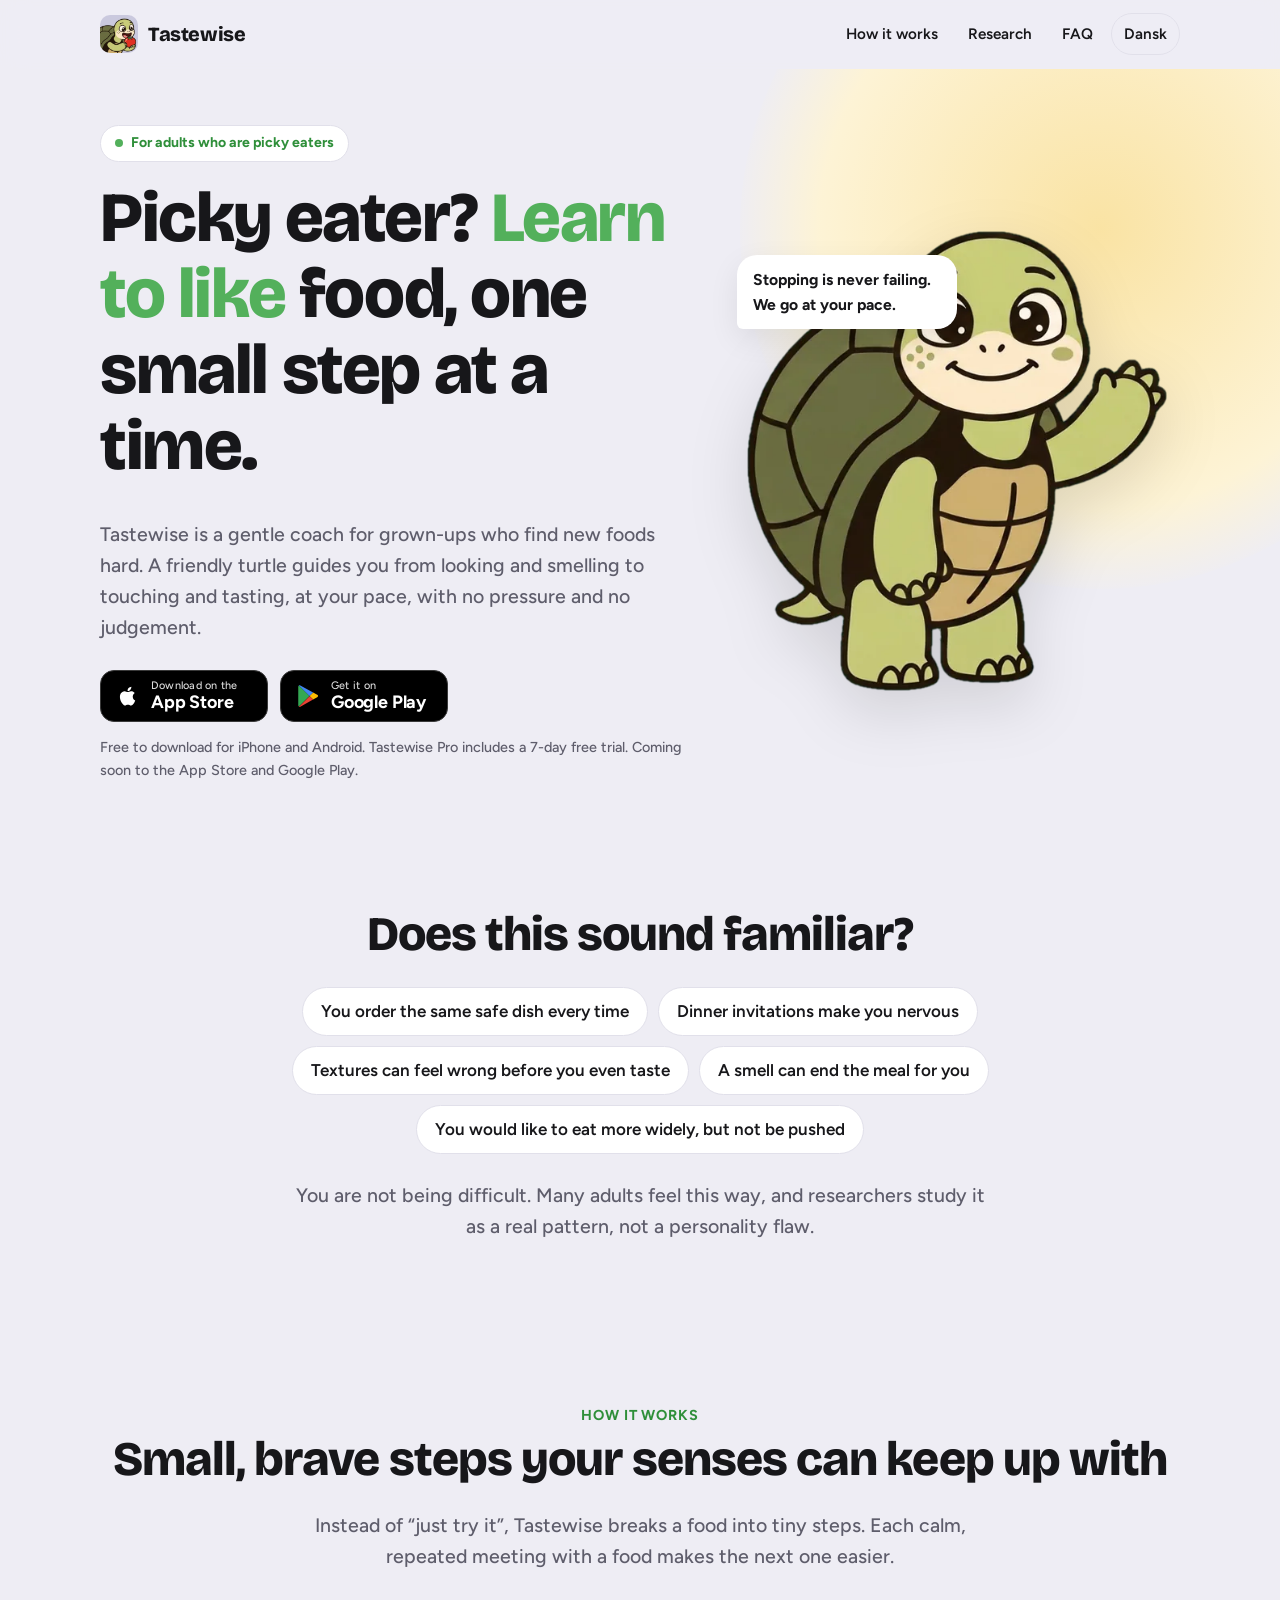
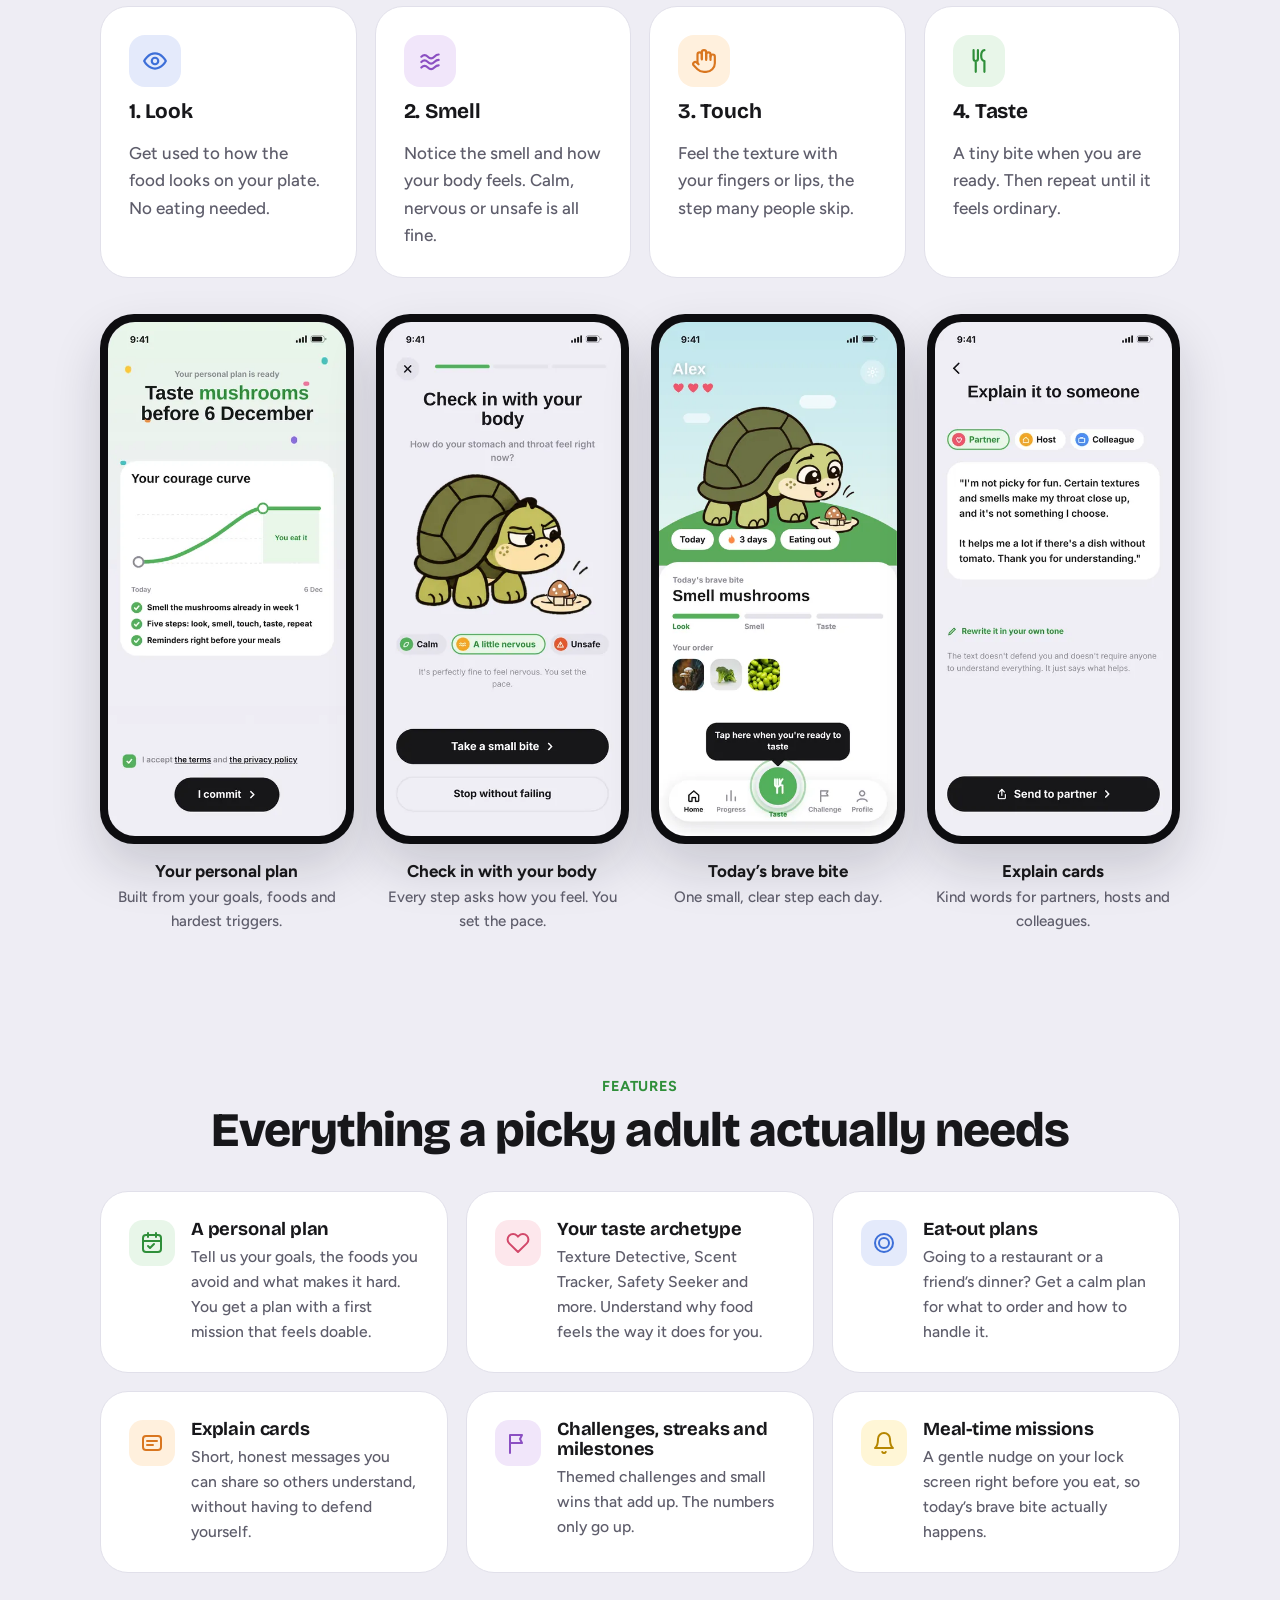
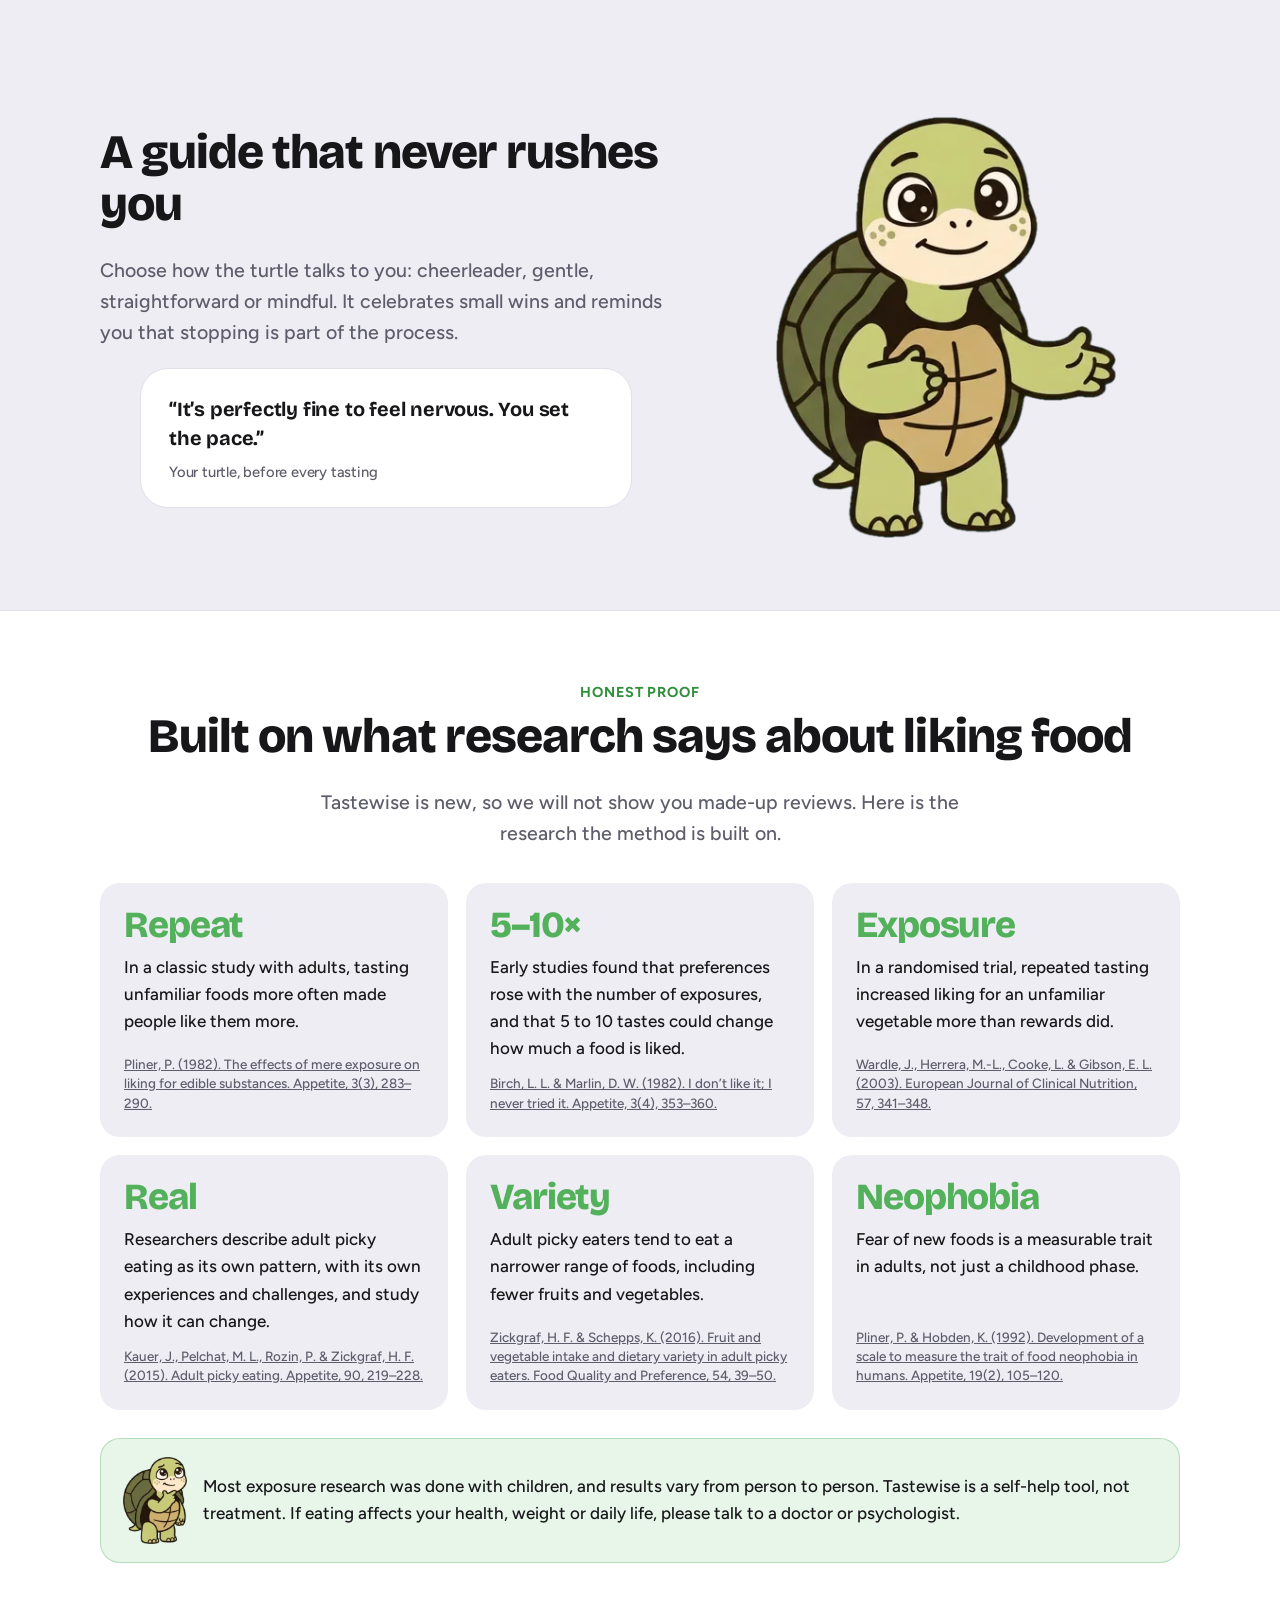
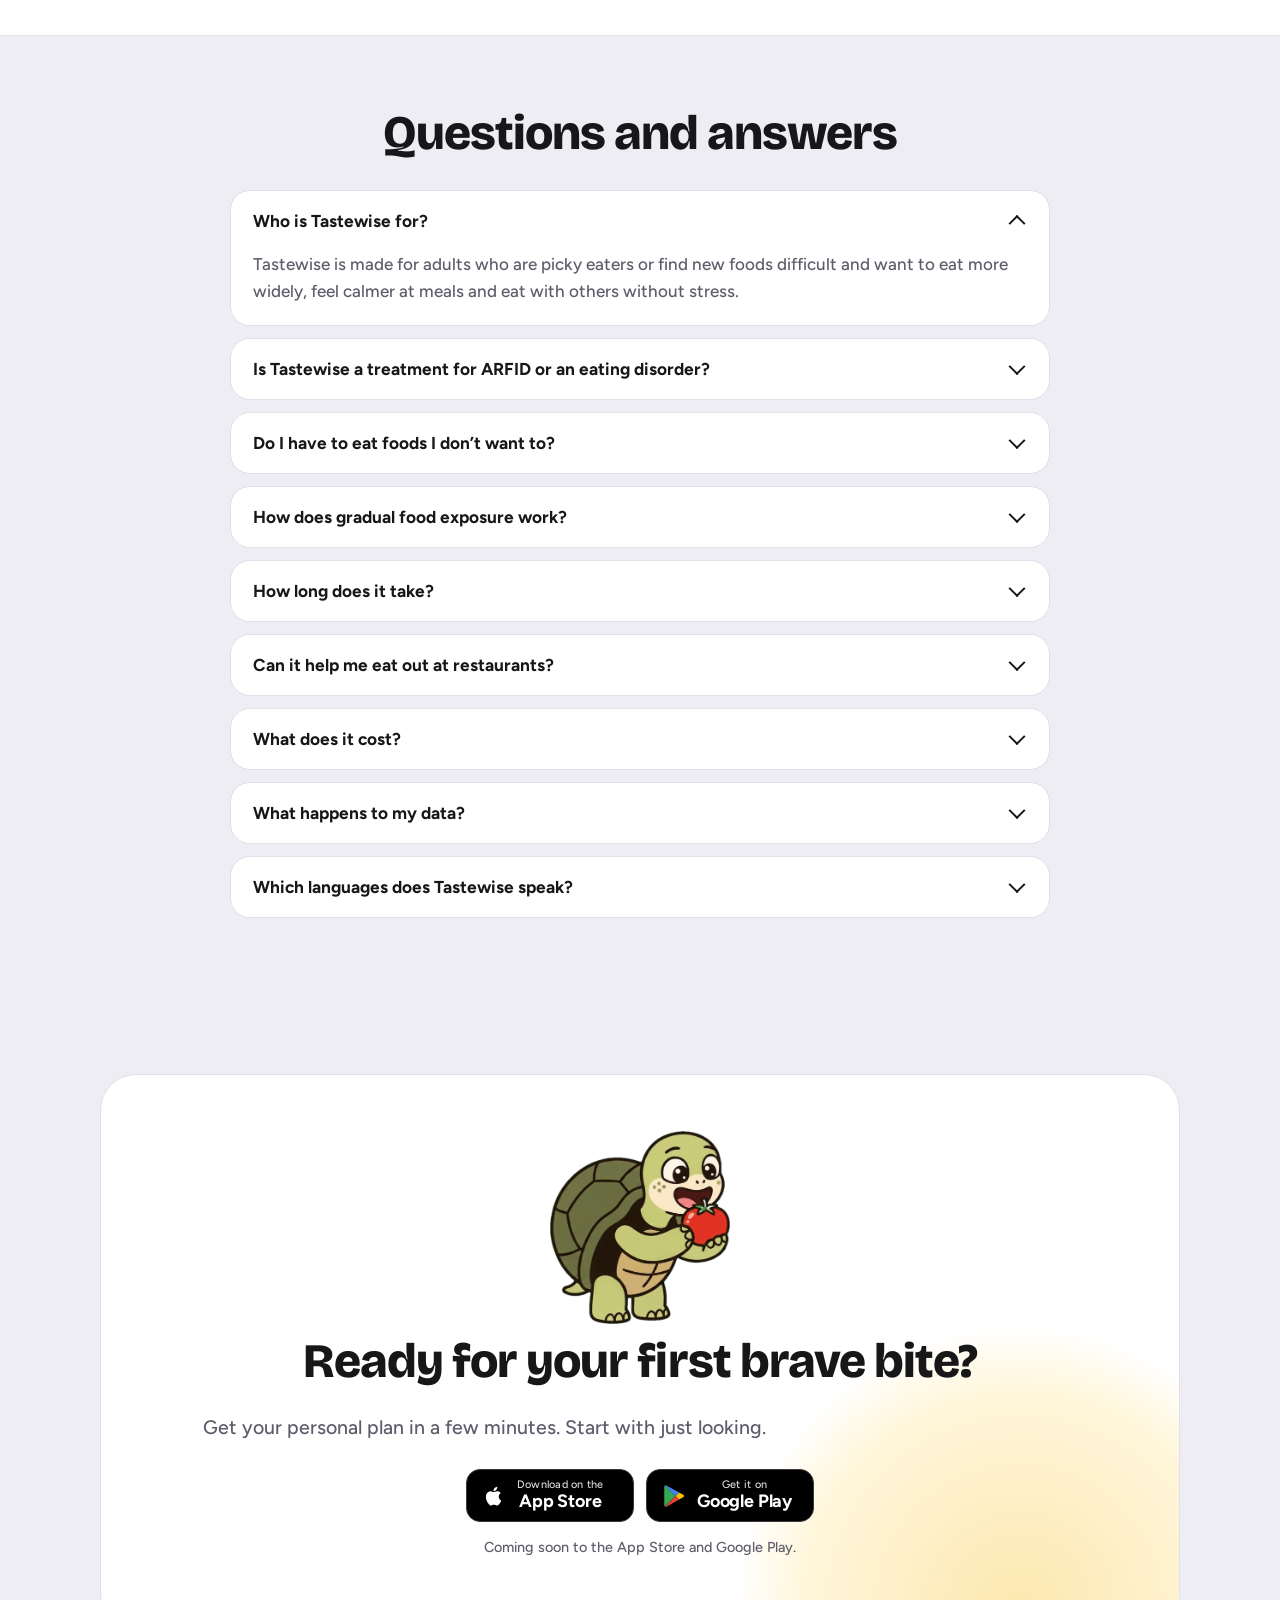
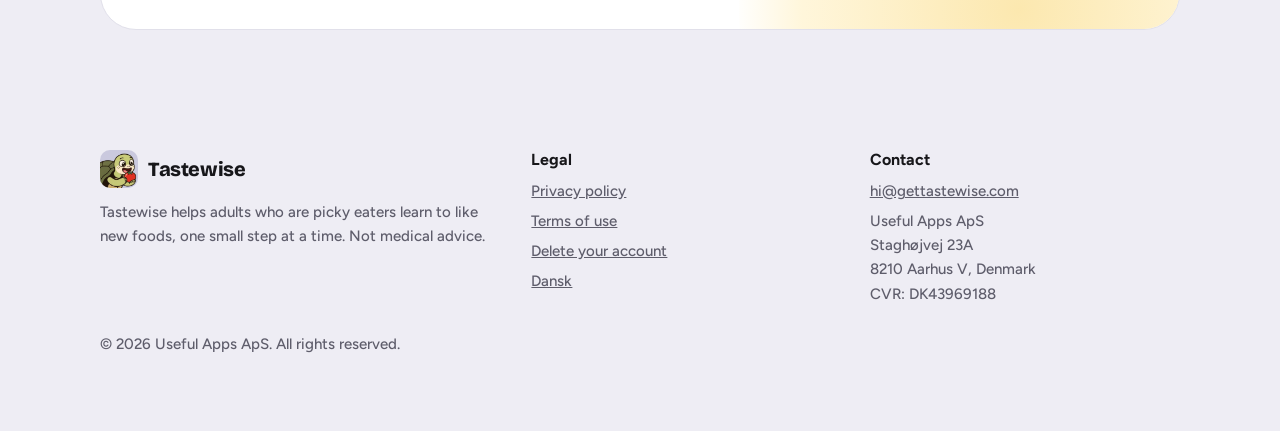
<file: index.html>
<!doctype html>
<html lang="en">
<head>
<meta charset="utf-8">
<meta name="viewport" content="width=device-width, initial-scale=1, viewport-fit=cover">
<title>Tastewise – Help for picky eaters | Learn to like new foods</title>
<meta name="description" content="Tastewise helps picky adults learn to like new foods with gentle, step-by-step exposure: look, smell, touch, taste. A personal plan, eat-out help and a kind turtle guide.">
<link rel="canonical" href="https://gettastewise.com/">
<link rel="alternate" hreflang="en" href="https://gettastewise.com/">
<link rel="alternate" hreflang="da" href="https://gettastewise.com/da/">
<link rel="alternate" hreflang="x-default" href="https://gettastewise.com/">
<meta name="theme-color" content="#EEEDF4" media="(prefers-color-scheme: light)">
<meta name="theme-color" content="#15151B" media="(prefers-color-scheme: dark)">
<meta property="og:type" content="website">
<meta property="og:site_name" content="Tastewise">
<meta property="og:locale" content="en_US">
<meta property="og:locale:alternate" content="da_DK">
<meta property="og:title" content="Tastewise – Help for picky eaters | Learn to like new foods">
<meta property="og:description" content="Tastewise helps picky adults learn to like new foods with gentle, step-by-step exposure: look, smell, touch, taste. A personal plan, eat-out help and a kind turtle guide.">
<meta property="og:url" content="https://gettastewise.com/">
<meta property="og:image" content="https://gettastewise.com/assets/img/og-en.jpg">
<meta property="og:image:width" content="1200">
<meta property="og:image:height" content="630">
<meta property="og:image:alt" content="Picky eater? Learn to like food, one small step at a time.">
<meta name="twitter:card" content="summary_large_image">
<meta name="twitter:title" content="Tastewise – Help for picky eaters | Learn to like new foods">
<meta name="twitter:description" content="Tastewise helps picky adults learn to like new foods with gentle, step-by-step exposure: look, smell, touch, taste. A personal plan, eat-out help and a kind turtle guide.">
<meta name="twitter:image" content="https://gettastewise.com/assets/img/og-en.jpg">
<link rel="icon" href="/favicon.ico" sizes="32x32">
<link rel="icon" href="/favicon.png" type="image/png" sizes="48x48">
<link rel="apple-touch-icon" href="/apple-touch-icon.png">
<link rel="manifest" href="/site.webmanifest">
<link rel="preconnect" href="https://fonts.googleapis.com">
<link rel="preconnect" href="https://fonts.gstatic.com" crossorigin>
<link rel="stylesheet" href="https://fonts.googleapis.com/css2?family=Bricolage+Grotesque:opsz,wght@12..96,700;12..96,800&family=Figtree:wght@500;600;700&display=swap">
<link rel="stylesheet" href="/assets/site.css?v=1">
<script type="application/ld+json">{"@context":"https://schema.org","@type":"MobileApplication","name":"Tastewise","operatingSystem":"iOS, Android","applicationCategory":"HealthApplication","description":"Tastewise helps picky adults learn to like new foods with gentle, step-by-step exposure: look, smell, touch, taste. A personal plan, eat-out help and a kind turtle guide.","url":"https://gettastewise.com/","inLanguage":"en","image":"https://gettastewise.com/assets/img/icon-512.png","offers":{"@type":"Offer","price":"0","priceCurrency":"DKK","description":"Free download. Tastewise Pro subscription with a 7-day free trial."},"publisher":{"@id":"https://gettastewise.com/#org"}}</script>
<script type="application/ld+json">{"@context":"https://schema.org","@type":"Organization","@id":"https://gettastewise.com/#org","name":"Useful Apps ApS","url":"https://gettastewise.com","logo":"https://gettastewise.com/assets/img/icon-512.png","email":"hi@gettastewise.com","vatID":"DK43969188","address":{"@type":"PostalAddress","streetAddress":"Staghøjvej 23A","postalCode":"8210","addressLocality":"Aarhus V","addressCountry":"DK"}}</script>
<script type="application/ld+json">{"@context":"https://schema.org","@type":"WebSite","name":"Tastewise","url":"https://gettastewise.com/","inLanguage":"en","publisher":{"@id":"https://gettastewise.com/#org"}}</script>
<script type="application/ld+json">{"@context":"https://schema.org","@type":"FAQPage","inLanguage":"en","mainEntity":[{"@type":"Question","name":"Who is Tastewise for?","acceptedAnswer":{"@type":"Answer","text":"Tastewise is made for adults who are picky eaters or find new foods difficult and want to eat more widely, feel calmer at meals and eat with others without stress."}},{"@type":"Question","name":"Is Tastewise a treatment for ARFID or an eating disorder?","acceptedAnswer":{"@type":"Answer","text":"No. Tastewise is a self-help and habit tool, not medical treatment. If you think you may have ARFID or another eating disorder, if you are losing weight, or if eating affects your health or daily life, please talk to your doctor, a psychologist or a dietitian. Many people use tools like this alongside professional support."}},{"@type":"Question","name":"Do I have to eat foods I don’t want to?","acceptedAnswer":{"@type":"Answer","text":"Never. You choose the foods and the pace. Each step starts with simply looking. You can stop at any time, and stopping is never counted as failing."}},{"@type":"Question","name":"How does gradual food exposure work?","acceptedAnswer":{"@type":"Answer","text":"You meet a food in small steps: look, smell, touch and then taste. Calm, repeated meetings help many people get used to new foods. Research on repeated tasting shows liking often grows with exposure."}},{"@type":"Question","name":"How long does it take?","acceptedAnswer":{"@type":"Answer","text":"It is different for everyone. Most people need several calm meetings with a food before it feels ordinary. Your plan sets a realistic first goal and adjusts as you go."}},{"@type":"Question","name":"Can it help me eat out at restaurants?","acceptedAnswer":{"@type":"Answer","text":"Yes. The eat-out feature helps you plan what to order before you go, and explain cards help you tell partners, hosts or colleagues what helps, in your own words."}},{"@type":"Question","name":"What does it cost?","acceptedAnswer":{"@type":"Answer","text":"Tastewise is free to download. Tastewise Pro unlocks the full plan and all features, with a 7-day free trial, then a yearly or monthly subscription. Prices are shown in the app in your local currency, and you can cancel any time in your App Store or Google Play settings."}},{"@type":"Question","name":"What happens to my data?","acceptedAnswer":{"@type":"Answer","text":"We only collect what the app needs to work and to improve it. No ads, no selling of data and no tracking across other companies’ apps. You can delete your account in the app. Read our privacy policy for details."}},{"@type":"Question","name":"Which languages does Tastewise speak?","acceptedAnswer":{"@type":"Answer","text":"Tastewise is available in 15 languages, including English, Danish, German, French, Spanish, Italian, Portuguese (Brazil), Dutch, Swedish, Norwegian, Finnish, Polish, Czech, Turkish and Indonesian."}}]}</script>
</head>
<body>
<a class="skip" href="#main">Skip to content</a>
<header class="top"><div class="wrap">
<a class="brand" href="/"><img src="/assets/img/icon-256.webp" width="38" height="38" alt="">Tastewise</a>
<nav class="nav" aria-label="Main">
<a class="hide-m" href="#how">How it works</a>
<a class="hide-m" href="#science">Research</a>
<a class="hide-m" href="#faq">FAQ</a>
<a class="lang" href="/da/" hreflang="da" lang="da">Dansk</a>
</nav></div></header>
<main id="main">
<section class="hero"><div class="wrap">
<div>
<span class="eyebrow"><i></i>For adults who are picky eaters</span>
<h1>Picky eater? <em>Learn to like</em> food, one small step at a time.</h1>
<p class="lead">Tastewise is a gentle coach for grown-ups who find new foods hard. A friendly turtle guides you from looking and smelling to touching and tasting, at your pace, with no pressure and no judgement.</p>
<div class="badges">
<a class="badge" href="#" aria-label="Download on the App Store"><svg viewBox="0 0 24 24" fill="currentColor" aria-hidden="true"><path d="M16.37 12.6c-.02-2.2 1.8-3.27 1.88-3.32-1.03-1.5-2.62-1.7-3.18-1.73-1.35-.14-2.64.8-3.33.8-.69 0-1.74-.78-2.87-.76-1.47.02-2.83.86-3.59 2.18-1.53 2.66-.39 6.6 1.1 8.76.73 1.06 1.6 2.24 2.73 2.2 1.1-.05 1.51-.71 2.84-.71 1.32 0 1.7.71 2.86.69 1.18-.02 1.93-1.07 2.65-2.13.84-1.22 1.18-2.41 1.2-2.47-.03-.01-2.3-.88-2.3-3.5zM14.2 6.13c.6-.73 1.01-1.75.9-2.76-.87.04-1.92.58-2.54 1.31-.56.64-1.05 1.67-.92 2.66.97.08 1.96-.49 2.56-1.21z"/></svg><span><small>Download on the</small><b>App Store</b></span></a>
<a class="badge" href="#" aria-label="Get it on Google Play"><svg viewBox="0 0 24 24" aria-hidden="true"><path fill="#34A853" d="M3.6 2.3 13.4 12l-9.8 9.7c-.4-.2-.6-.6-.6-1.1V3.4c0-.5.2-.9.6-1.1z"/><path fill="#FBBC04" d="m16.7 15.3-3.3-3.3 3.3-3.3 3.8 2.2c1.1.6 1.1 1.6 0 2.2z"/><path fill="#4285F4" d="M16.7 8.7 13.4 12 3.6 2.3c.3-.2.8-.2 1.3.1z"/><path fill="#EA4335" d="M16.7 15.3 4.9 21.9c-.5.3-1 .3-1.3.1l9.8-9.7z"/></svg><span><small>Get it on</small><b>Google Play</b></span></a>
</div>
<p class="note">Free to download for iPhone and Android. Tastewise Pro includes a 7-day free trial. Coming soon to the App Store and Google Play.</p>
</div>
<div class="hero-art"><div class="bubble">Stopping is never failing. We go at your pace.</div>
<img src="/assets/img/turtle-wave.webp" width="520" height="569" alt="The Tastewise turtle waving hello" fetchpriority="high"></div>
</div></section>

<section class="center" aria-labelledby="feel"><div class="wrap">
<h2 id="feel">Does this sound familiar?</h2>
<div class="feel"><span>You order the same safe dish every time</span><span>Dinner invitations make you nervous</span><span>Textures can feel wrong before you even taste</span><span>A smell can end the meal for you</span><span>You would like to eat more widely, but not be pushed</span></div>
<p class="lead" style="margin-top:26px">You are not being difficult. Many adults feel this way, and researchers study it as a real pattern, not a personality flaw.</p>
</div></section>

<section id="how" aria-labelledby="how-t"><div class="wrap">
<div class="center"><div class="kicker">How it works</div><h2 id="how-t">Small, brave steps your senses can keep up with</h2><p class="lead">Instead of “just try it”, Tastewise breaks a food into tiny steps. Each calm, repeated meeting with a food makes the next one easier.</p></div>
<div class="grid g4 steps" style="margin-top:34px">
<div class="card step"><div class="ico c-look"><svg viewBox="0 0 24 24" fill="none" stroke="currentColor" stroke-width="2" stroke-linecap="round" stroke-linejoin="round" aria-hidden="true"><path d="M2 12s3.5-7 10-7 10 7 10 7-3.5 7-10 7S2 12 2 12z"/><circle cx="12" cy="12" r="3"/></svg></div><h3>1. Look</h3><p>Get used to how the food looks on your plate. No eating needed.</p></div>
<div class="card step"><div class="ico c-smell"><svg viewBox="0 0 24 24" fill="none" stroke="currentColor" stroke-width="2" stroke-linecap="round" stroke-linejoin="round" aria-hidden="true"><path d="M4 8c2-2 4-2 6 0s4 2 6 0 4-2 4-2"/><path d="M4 13c2-2 4-2 6 0s4 2 6 0 4-2 4-2"/><path d="M4 18c2-2 4-2 6 0s4 2 6 0 4-2 4-2"/></svg></div><h3>2. Smell</h3><p>Notice the smell and how your body feels. Calm, nervous or unsafe is all fine.</p></div>
<div class="card step"><div class="ico c-touch"><svg viewBox="0 0 24 24" fill="none" stroke="currentColor" stroke-width="2" stroke-linecap="round" stroke-linejoin="round" aria-hidden="true"><path d="M18 11V6a2 2 0 0 0-4 0v5"/><path d="M14 10V4a2 2 0 0 0-4 0v6"/><path d="M10 10.5V6a2 2 0 0 0-4 0v8"/><path d="M18 8a2 2 0 1 1 4 0v6a8 8 0 0 1-8 8h-2c-2.8 0-4.5-.9-6-2.4l-3.6-3.6a2 2 0 0 1 2.8-2.8L7 15"/></svg></div><h3>3. Touch</h3><p>Feel the texture with your fingers or lips, the step many people skip.</p></div>
<div class="card step"><div class="ico c-taste"><svg viewBox="0 0 24 24" fill="none" stroke="currentColor" stroke-width="2" stroke-linecap="round" stroke-linejoin="round" aria-hidden="true"><path d="M7 2v8a2 2 0 0 0 2 2h0a2 2 0 0 0 2-2V2M9 12v10M17 2c-1.7 0-3 2-3 5s1.3 5 3 5v10"/></svg></div><h3>4. Taste</h3><p>A tiny bite when you are ready. Then repeat until it feels ordinary.</p></div>
</div>
<div class="show">
<figure><div class="phone"><img src="/assets/img/screen-en-o_plan.webp" width="416" height="900" loading="lazy" alt="Your personal plan"></div><figcaption>Your personal plan<span>Built from your goals, foods and hardest triggers.</span></figcaption></figure>
<figure><div class="phone"><img src="/assets/img/screen-en-a_stepscr.webp" width="416" height="900" loading="lazy" alt="Check in with your body"></div><figcaption>Check in with your body<span>Every step asks how you feel. You set the pace.</span></figcaption></figure>
<figure><div class="phone"><img src="/assets/img/screen-en-a_home.webp" width="416" height="900" loading="lazy" alt="Today’s brave bite"></div><figcaption>Today’s brave bite<span>One small, clear step each day.</span></figcaption></figure>
<figure><div class="phone"><img src="/assets/img/screen-en-a_explain.webp" width="416" height="900" loading="lazy" alt="Explain cards"></div><figcaption>Explain cards<span>Kind words for partners, hosts and colleagues.</span></figcaption></figure>
</div>
</div></section>

<section id="features" aria-labelledby="feat-t"><div class="wrap">
<div class="center"><div class="kicker">Features</div><h2 id="feat-t">Everything a picky adult actually needs</h2></div>
<div class="grid g3" style="margin-top:34px">
<div class="card feat"><div class="ico i1"><svg viewBox="0 0 24 24" fill="none" stroke="currentColor" stroke-width="2" stroke-linecap="round" stroke-linejoin="round" aria-hidden="true"><rect x="3" y="4" width="18" height="17" rx="3"/><path d="M8 2v4M16 2v4M3 10h18M8 15l2 2 4-4"/></svg></div><div><h3>A personal plan</h3><p>Tell us your goals, the foods you avoid and what makes it hard. You get a plan with a first mission that feels doable.</p></div></div>
<div class="card feat"><div class="ico i4"><svg viewBox="0 0 24 24" fill="none" stroke="currentColor" stroke-width="2" stroke-linecap="round" stroke-linejoin="round" aria-hidden="true"><path d="M20.8 4.6a5.5 5.5 0 0 0-7.8 0L12 5.7l-1-1.1a5.5 5.5 0 0 0-7.8 7.8L12 21l8.8-8.6a5.5 5.5 0 0 0 0-7.8z"/></svg></div><div><h3>Your taste archetype</h3><p>Texture Detective, Scent Tracker, Safety Seeker and more. Understand why food feels the way it does for you.</p></div></div>
<div class="card feat"><div class="ico i2"><svg viewBox="0 0 24 24" fill="none" stroke="currentColor" stroke-width="2" stroke-linecap="round" stroke-linejoin="round" aria-hidden="true"><circle cx="12" cy="12" r="9"/><circle cx="12" cy="12" r="5"/></svg></div><div><h3>Eat-out plans</h3><p>Going to a restaurant or a friend’s dinner? Get a calm plan for what to order and how to handle it.</p></div></div>
<div class="card feat"><div class="ico i3"><svg viewBox="0 0 24 24" fill="none" stroke="currentColor" stroke-width="2" stroke-linecap="round" stroke-linejoin="round" aria-hidden="true"><rect x="3" y="5" width="18" height="14" rx="3"/><path d="M7 10h10M7 14h6"/></svg></div><div><h3>Explain cards</h3><p>Short, honest messages you can share so others understand, without having to defend yourself.</p></div></div>
<div class="card feat"><div class="ico i5"><svg viewBox="0 0 24 24" fill="none" stroke="currentColor" stroke-width="2" stroke-linecap="round" stroke-linejoin="round" aria-hidden="true"><path d="M4 22V4M4 4h12l-2 4 2 4H4"/></svg></div><div><h3>Challenges, streaks and milestones</h3><p>Themed challenges and small wins that add up. The numbers only go up.</p></div></div>
<div class="card feat"><div class="ico i6"><svg viewBox="0 0 24 24" fill="none" stroke="currentColor" stroke-width="2" stroke-linecap="round" stroke-linejoin="round" aria-hidden="true"><path d="M6 8a6 6 0 0 1 12 0c0 7 3 9 3 9H3s3-2 3-9"/><path d="M10.3 21a1.9 1.9 0 0 0 3.4 0"/></svg></div><div><h3>Meal-time missions</h3><p>A gentle nudge on your lock screen right before you eat, so today’s brave bite actually happens.</p></div></div>
</div>
</div></section>

<section aria-labelledby="turtle-t"><div class="wrap split rev">
<div><h2 id="turtle-t">A guide that never rushes you</h2><p class="lead">Choose how the turtle talks to you: cheerleader, gentle, straightforward or mindful. It celebrates small wins and reminds you that stopping is part of the process.</p>
<blockquote class="quote">“It’s perfectly fine to feel nervous. You set the pace.”<small>Your turtle, before every tasting</small></blockquote></div>
<div class="art"><img class="turtle" src="/assets/img/turtle-okay.webp" width="360" height="445" loading="lazy" alt="The turtle with a calm hand on its heart"></div>
</div></section>

<section id="science" class="proof" aria-labelledby="sci-t"><div class="wrap">
<div class="center"><div class="kicker">Honest proof</div><h2 id="sci-t">Built on what research says about liking food</h2><p class="lead">Tastewise is new, so we will not show you made-up reviews. Here is the research the method is built on.</p></div>
<div class="grid g3" style="margin-top:34px">
<article class="fact"><b>Repeat</b><p>In a classic study with adults, tasting unfamiliar foods more often made people like them more.</p><cite><a href="https://doi.org/10.1016/S0195-6663(82)80026-3" rel="noopener" target="_blank">Pliner, P. (1982). The effects of mere exposure on liking for edible substances. Appetite, 3(3), 283–290.</a></cite></article>
<article class="fact"><b>5–10×</b><p>Early studies found that preferences rose with the number of exposures, and that 5 to 10 tastes could change how much a food is liked.</p><cite><a href="https://doi.org/10.1016/S0195-6663(82)80053-6" rel="noopener" target="_blank">Birch, L. L. &amp; Marlin, D. W. (1982). I don’t like it; I never tried it. Appetite, 3(4), 353–360.</a></cite></article>
<article class="fact"><b>Exposure</b><p>In a randomised trial, repeated tasting increased liking for an unfamiliar vegetable more than rewards did.</p><cite><a href="https://doi.org/10.1038/sj.ejcn.1601541" rel="noopener" target="_blank">Wardle, J., Herrera, M.-L., Cooke, L. &amp; Gibson, E. L. (2003). European Journal of Clinical Nutrition, 57, 341–348.</a></cite></article>
<article class="fact"><b>Real</b><p>Researchers describe adult picky eating as its own pattern, with its own experiences and challenges, and study how it can change.</p><cite><a href="https://doi.org/10.1016/j.appet.2015.03.001" rel="noopener" target="_blank">Kauer, J., Pelchat, M. L., Rozin, P. &amp; Zickgraf, H. F. (2015). Adult picky eating. Appetite, 90, 219–228.</a></cite></article>
<article class="fact"><b>Variety</b><p>Adult picky eaters tend to eat a narrower range of foods, including fewer fruits and vegetables.</p><cite><a href="https://doi.org/10.1016/j.foodqual.2016.06.012" rel="noopener" target="_blank">Zickgraf, H. F. &amp; Schepps, K. (2016). Fruit and vegetable intake and dietary variety in adult picky eaters. Food Quality and Preference, 54, 39–50.</a></cite></article>
<article class="fact"><b>Neophobia</b><p>Fear of new foods is a measurable trait in adults, not just a childhood phase.</p><cite><a href="https://doi.org/10.1016/0195-6663(92)90014-W" rel="noopener" target="_blank">Pliner, P. &amp; Hobden, K. (1992). Development of a scale to measure the trait of food neophobia in humans. Appetite, 19(2), 105–120.</a></cite></article>
</div>
<div class="honest"><img src="/assets/img/turtle-think.webp" width="360" height="488" loading="lazy" alt=""><p>Most exposure research was done with children, and results vary from person to person. Tastewise is a self-help tool, not treatment. If eating affects your health, weight or daily life, please talk to a doctor or psychologist.</p></div>
</div></section>

<section id="faq" aria-labelledby="faq-t"><div class="wrap">
<div class="center"><h2 id="faq-t">Questions and answers</h2></div>
<div class="faq">
<details open><summary>Who is Tastewise for?</summary><p>Tastewise is made for adults who are picky eaters or find new foods difficult and want to eat more widely, feel calmer at meals and eat with others without stress.</p></details>
<details><summary>Is Tastewise a treatment for ARFID or an eating disorder?</summary><p>No. Tastewise is a self-help and habit tool, not medical treatment. If you think you may have ARFID or another eating disorder, if you are losing weight, or if eating affects your health or daily life, please talk to your doctor, a psychologist or a dietitian. Many people use tools like this alongside professional support.</p></details>
<details><summary>Do I have to eat foods I don’t want to?</summary><p>Never. You choose the foods and the pace. Each step starts with simply looking. You can stop at any time, and stopping is never counted as failing.</p></details>
<details><summary>How does gradual food exposure work?</summary><p>You meet a food in small steps: look, smell, touch and then taste. Calm, repeated meetings help many people get used to new foods. Research on repeated tasting shows liking often grows with exposure.</p></details>
<details><summary>How long does it take?</summary><p>It is different for everyone. Most people need several calm meetings with a food before it feels ordinary. Your plan sets a realistic first goal and adjusts as you go.</p></details>
<details><summary>Can it help me eat out at restaurants?</summary><p>Yes. The eat-out feature helps you plan what to order before you go, and explain cards help you tell partners, hosts or colleagues what helps, in your own words.</p></details>
<details><summary>What does it cost?</summary><p>Tastewise is free to download. Tastewise Pro unlocks the full plan and all features, with a 7-day free trial, then a yearly or monthly subscription. Prices are shown in the app in your local currency, and you can cancel any time in your App Store or Google Play settings.</p></details>
<details><summary>What happens to my data?</summary><p>We only collect what the app needs to work and to improve it. No ads, no selling of data and no tracking across other companies’ apps. You can delete your account in the app. Read our privacy policy for details.</p></details>
<details><summary>Which languages does Tastewise speak?</summary><p>Tastewise is available in 15 languages, including English, Danish, German, French, Spanish, Italian, Portuguese (Brazil), Dutch, Swedish, Norwegian, Finnish, Polish, Czech, Turkish and Indonesian.</p></details>
</div>
</div></section>

<section id="download" aria-labelledby="dl-t"><div class="wrap"><div class="final">
<img src="/assets/img/turtle-eat_tomato.webp" width="420" height="451" loading="lazy" alt="The turtle taking a bite of a tomato">
<h2 id="dl-t">Ready for your first brave bite?</h2><p class="lead">Get your personal plan in a few minutes. Start with just looking.</p>
<div class="badges">
<a class="badge" href="#" aria-label="Download on the App Store"><svg viewBox="0 0 24 24" fill="currentColor" aria-hidden="true"><path d="M16.37 12.6c-.02-2.2 1.8-3.27 1.88-3.32-1.03-1.5-2.62-1.7-3.18-1.73-1.35-.14-2.64.8-3.33.8-.69 0-1.74-.78-2.87-.76-1.47.02-2.83.86-3.59 2.18-1.53 2.66-.39 6.6 1.1 8.76.73 1.06 1.6 2.24 2.73 2.2 1.1-.05 1.51-.71 2.84-.71 1.32 0 1.7.71 2.86.69 1.18-.02 1.93-1.07 2.65-2.13.84-1.22 1.18-2.41 1.2-2.47-.03-.01-2.3-.88-2.3-3.5zM14.2 6.13c.6-.73 1.01-1.75.9-2.76-.87.04-1.92.58-2.54 1.31-.56.64-1.05 1.67-.92 2.66.97.08 1.96-.49 2.56-1.21z"/></svg><span><small>Download on the</small><b>App Store</b></span></a>
<a class="badge" href="#" aria-label="Get it on Google Play"><svg viewBox="0 0 24 24" aria-hidden="true"><path fill="#34A853" d="M3.6 2.3 13.4 12l-9.8 9.7c-.4-.2-.6-.6-.6-1.1V3.4c0-.5.2-.9.6-1.1z"/><path fill="#FBBC04" d="m16.7 15.3-3.3-3.3 3.3-3.3 3.8 2.2c1.1.6 1.1 1.6 0 2.2z"/><path fill="#4285F4" d="M16.7 8.7 13.4 12 3.6 2.3c.3-.2.8-.2 1.3.1z"/><path fill="#EA4335" d="M16.7 15.3 4.9 21.9c-.5.3-1 .3-1.3.1l9.8-9.7z"/></svg><span><small>Get it on</small><b>Google Play</b></span></a>
</div>
<p class="note">Coming soon to the App Store and Google Play.</p>
</div></div></section>
</main>
<footer><div class="wrap">
<div><a class="brand" href="/"><img src="/assets/img/icon-256.webp" width="38" height="38" alt="" loading="lazy">Tastewise</a>
<p style="margin-top:12px">Tastewise helps adults who are picky eaters learn to like new foods, one small step at a time. Not medical advice.</p></div>
<div><h4>Legal</h4><ul>
<li><a href="/privacy/">Privacy policy</a></li>
<li><a href="/terms/">Terms of use</a></li>
<li><a href="/delete-account/">Delete your account</a></li>
<li><a href="/da/" hreflang="da">Dansk</a></li></ul></div>
<div><h4>Contact</h4><ul>
<li><a href="mailto:hi@gettastewise.com">hi@gettastewise.com</a></li>
<li>Useful Apps ApS<br>Staghøjvej 23A<br>8210 Aarhus V, Denmark<br>CVR: DK43969188</li></ul></div>
</div><div class="wrap"><p style="margin-top:20px">© 2026 Useful Apps ApS. All rights reserved.</p></div></footer>
</body></html>
</file>
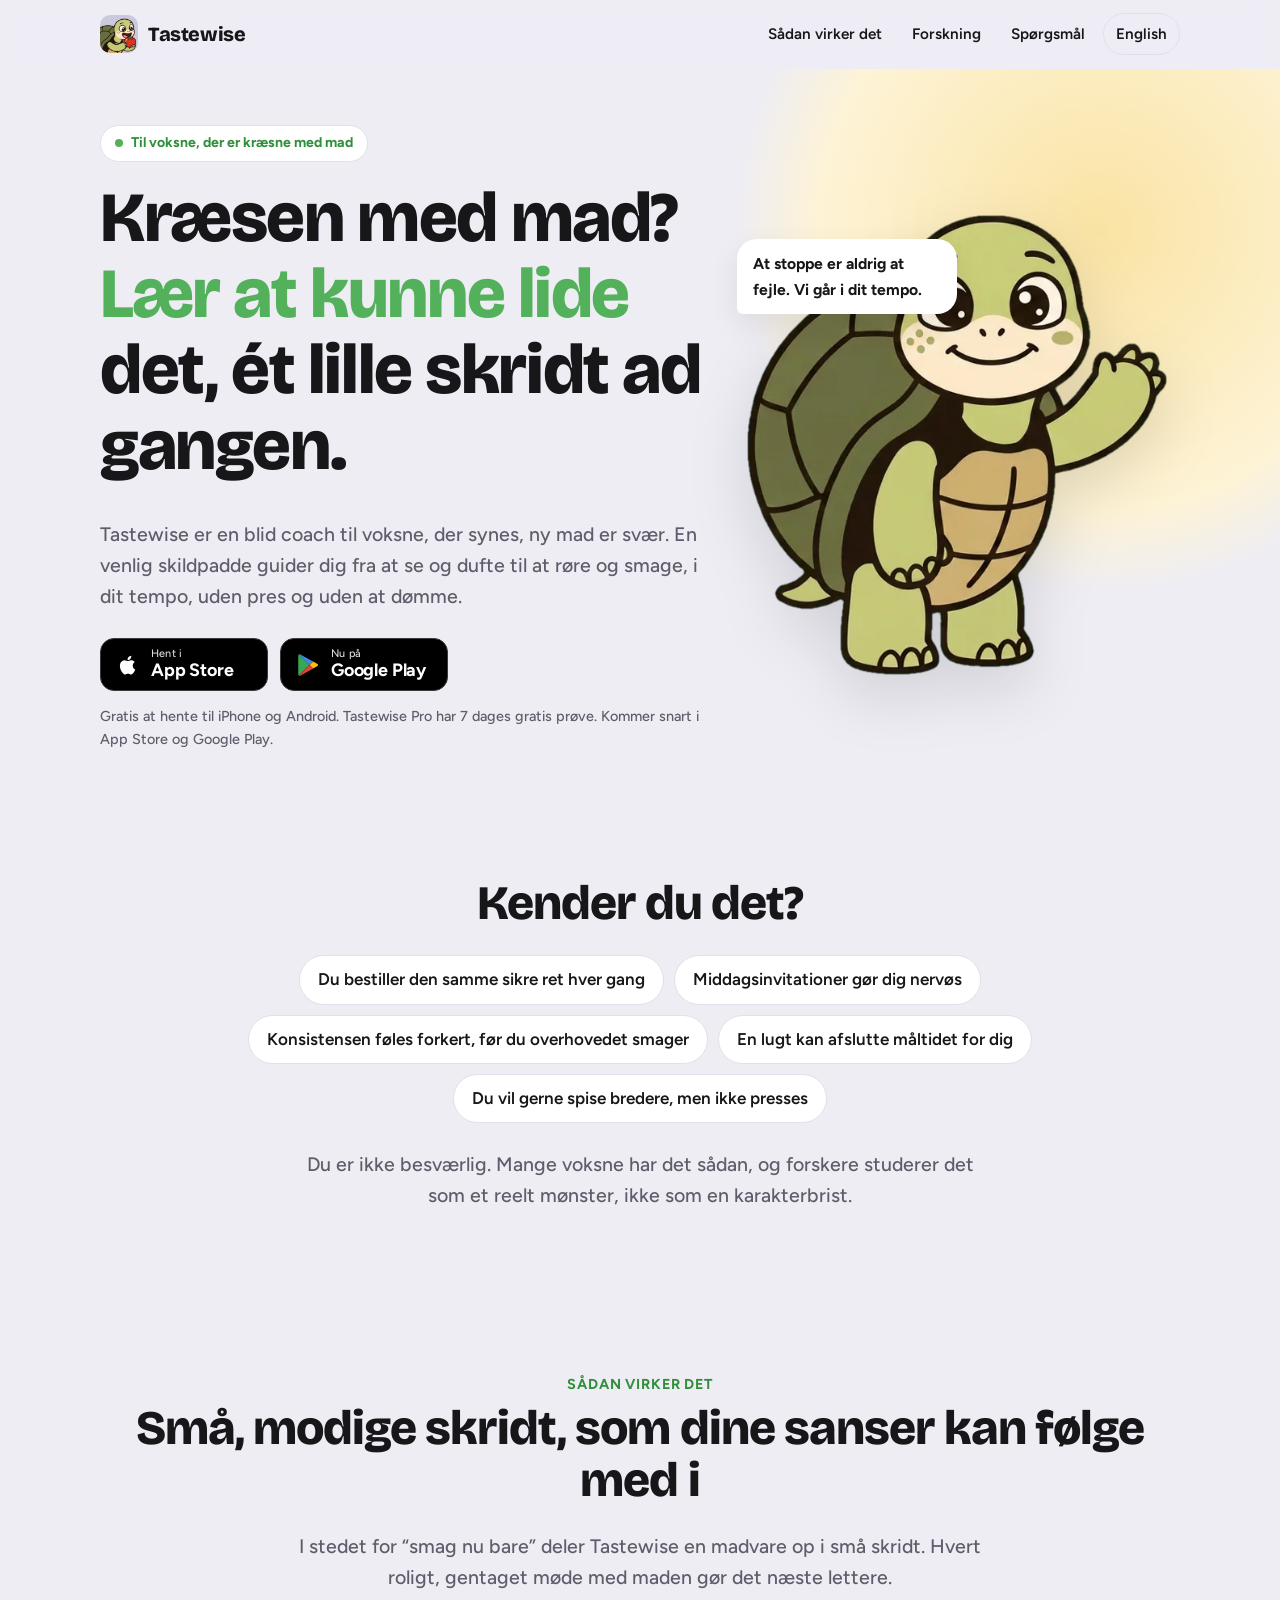
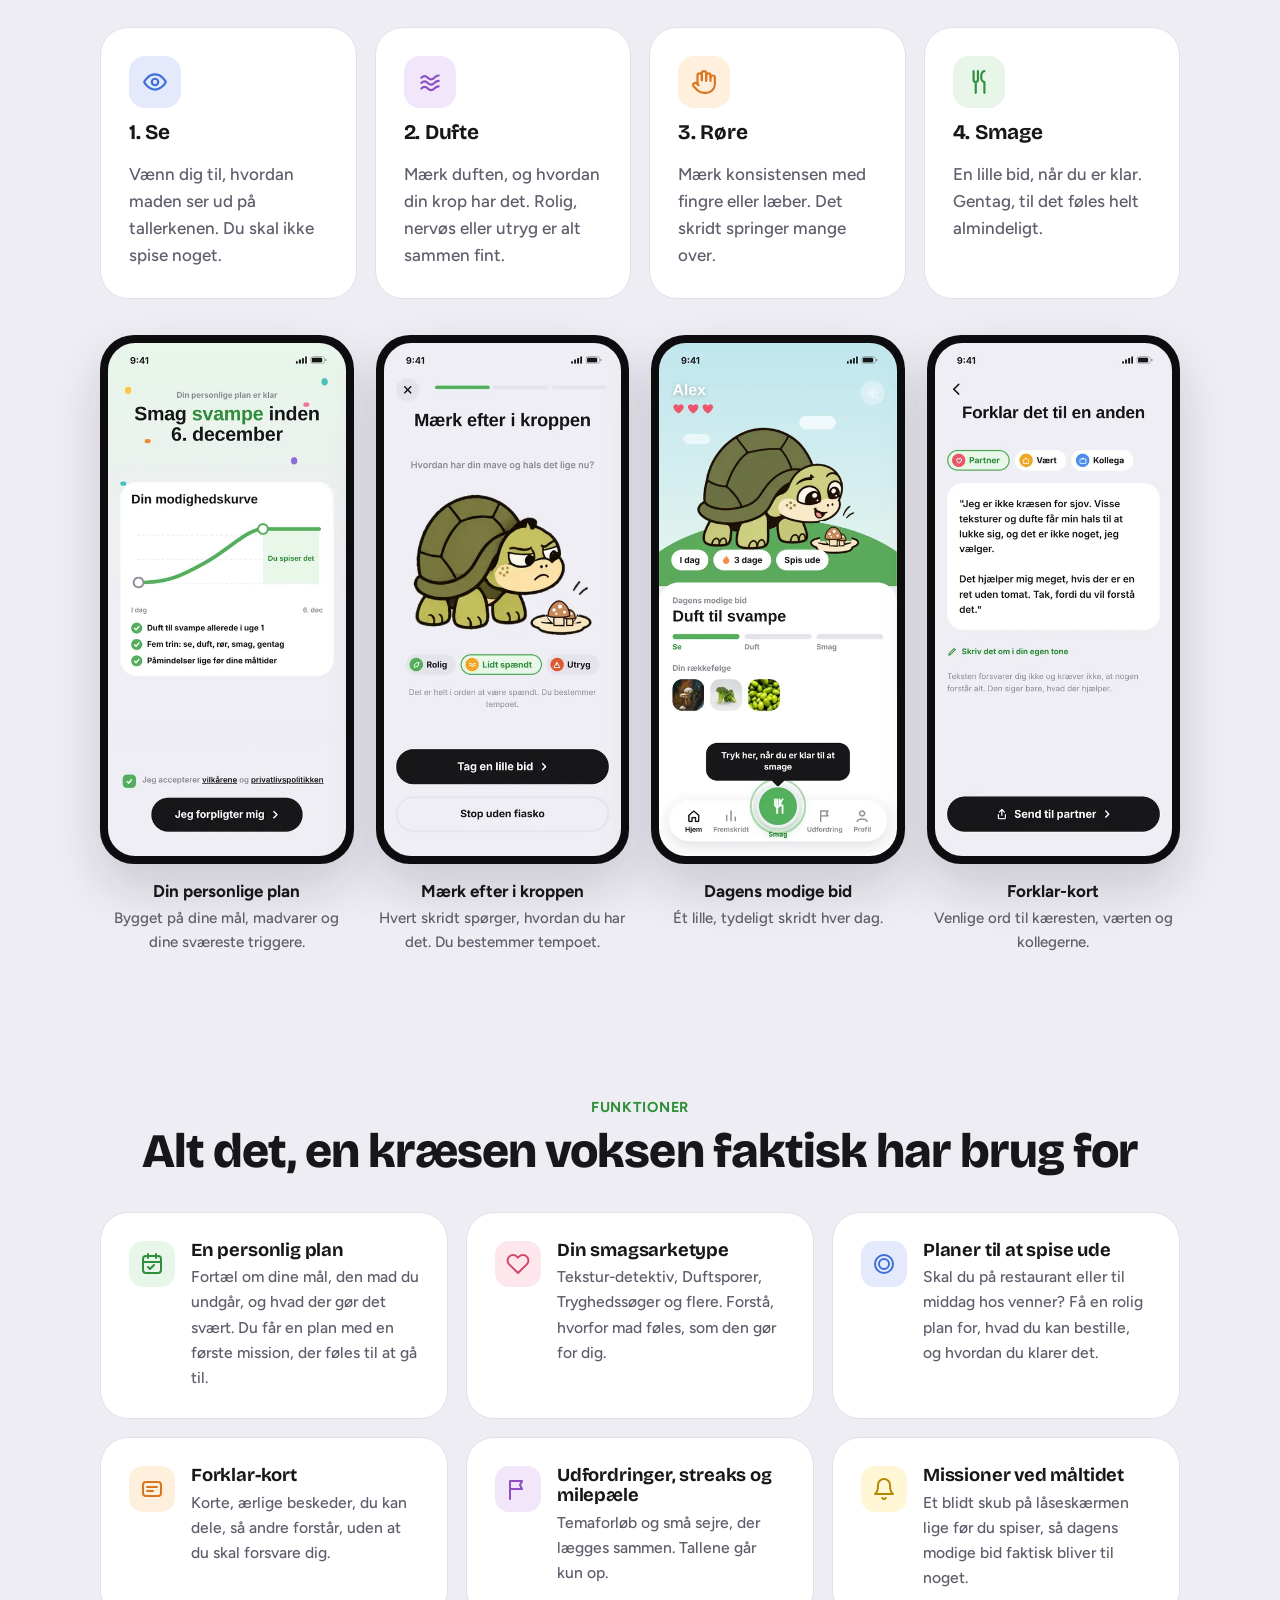
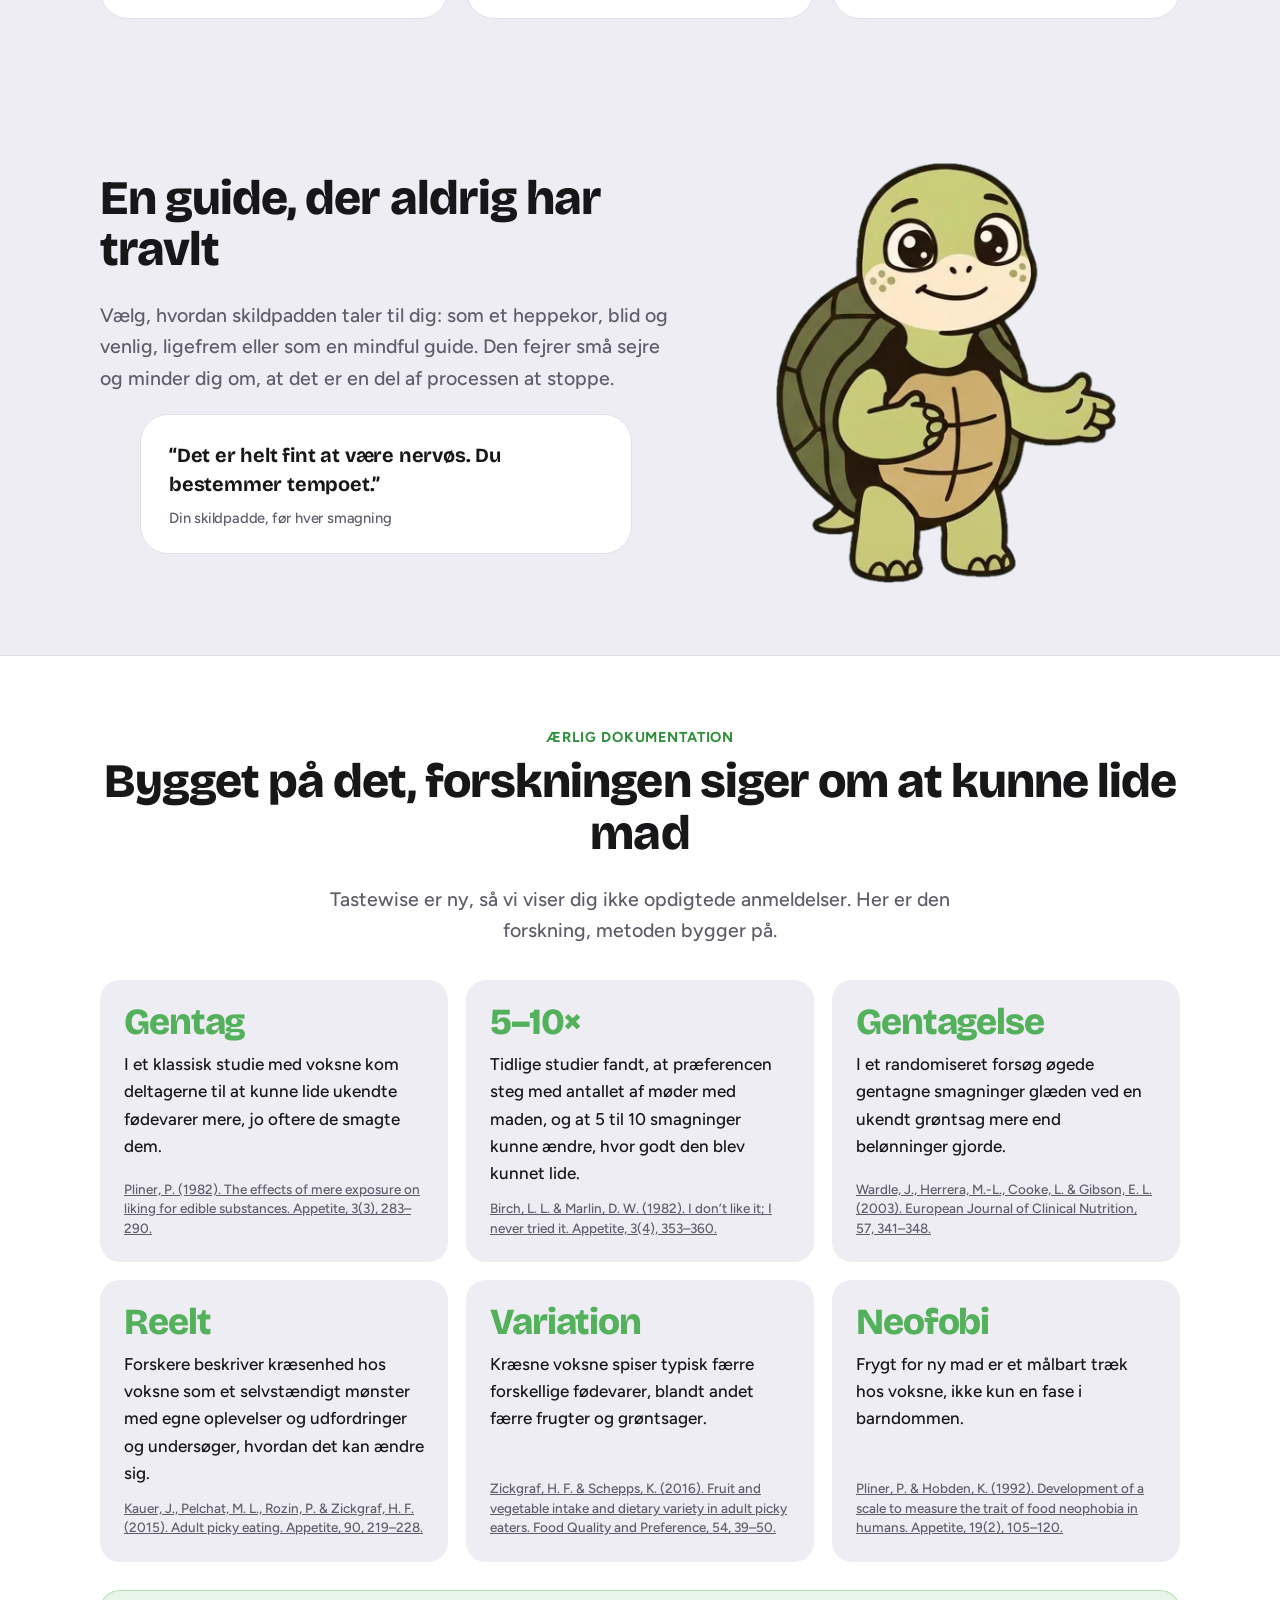
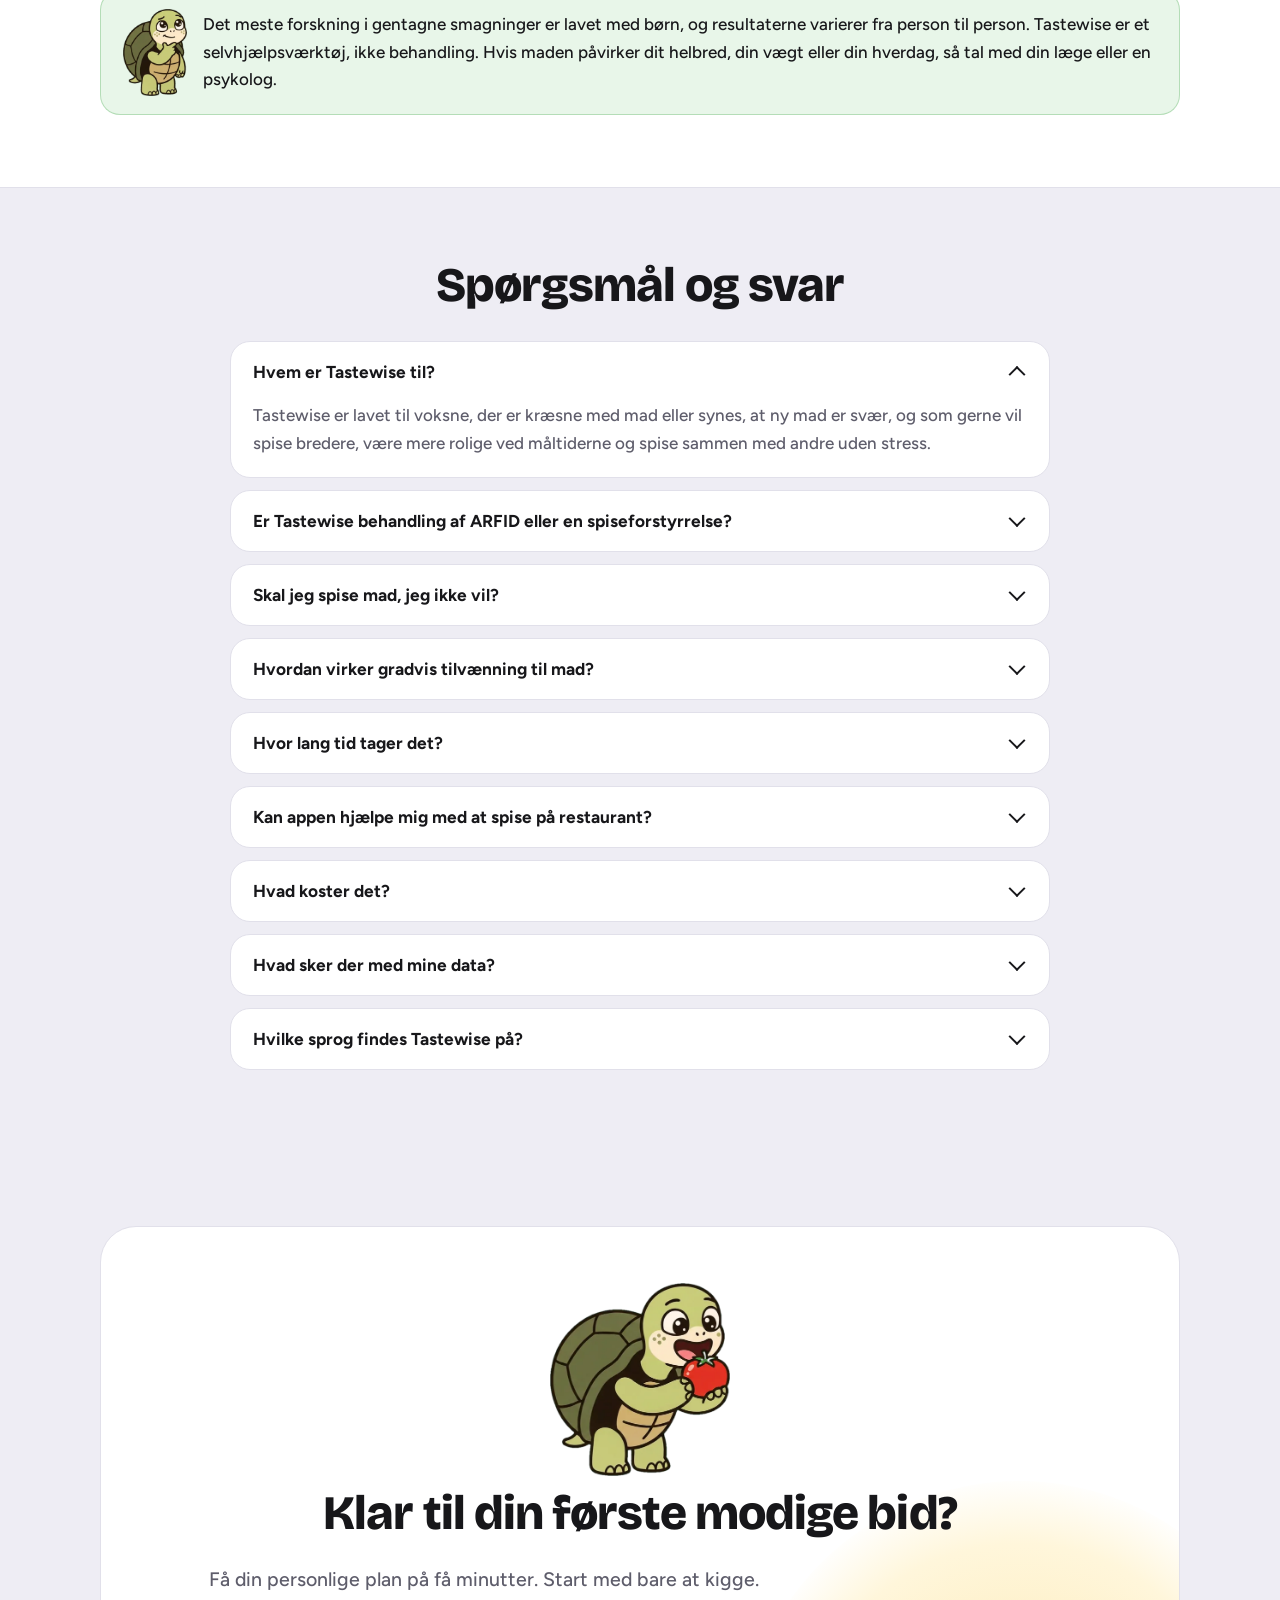
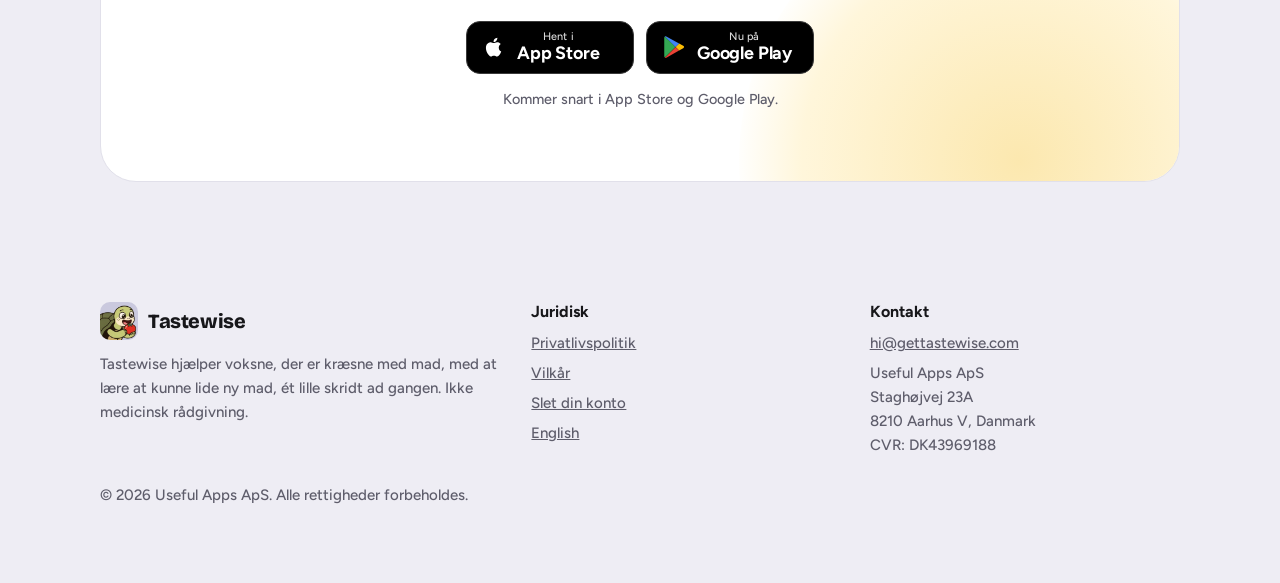
<file: da/index.html>
<!doctype html>
<html lang="da">
<head>
<meta charset="utf-8">
<meta name="viewport" content="width=device-width, initial-scale=1, viewport-fit=cover">
<title>Tastewise – Hjælp til kræsne voksne | Lær at kunne lide ny mad</title>
<meta name="description" content="Tastewise hjælper kræsne voksne med at lære at kunne lide ny mad med blide små skridt: se, dufte, røre, smage. En personlig plan, hjælp til at spise ude og en venlig skildpadde som guide.">
<link rel="canonical" href="https://gettastewise.com/da/">
<link rel="alternate" hreflang="da" href="https://gettastewise.com/da/">
<link rel="alternate" hreflang="en" href="https://gettastewise.com/">
<link rel="alternate" hreflang="x-default" href="https://gettastewise.com/">
<meta name="theme-color" content="#EEEDF4" media="(prefers-color-scheme: light)">
<meta name="theme-color" content="#15151B" media="(prefers-color-scheme: dark)">
<meta property="og:type" content="website">
<meta property="og:site_name" content="Tastewise">
<meta property="og:locale" content="da_DK">
<meta property="og:locale:alternate" content="en_US">
<meta property="og:title" content="Tastewise – Hjælp til kræsne voksne | Lær at kunne lide ny mad">
<meta property="og:description" content="Tastewise hjælper kræsne voksne med at lære at kunne lide ny mad med blide små skridt: se, dufte, røre, smage. En personlig plan, hjælp til at spise ude og en venlig skildpadde som guide.">
<meta property="og:url" content="https://gettastewise.com/da/">
<meta property="og:image" content="https://gettastewise.com/assets/img/og-da.jpg">
<meta property="og:image:width" content="1200">
<meta property="og:image:height" content="630">
<meta property="og:image:alt" content="Kræsen med mad? Lær at kunne lide mad, ét lille skridt ad gangen.">
<meta name="twitter:card" content="summary_large_image">
<meta name="twitter:title" content="Tastewise – Hjælp til kræsne voksne | Lær at kunne lide ny mad">
<meta name="twitter:description" content="Tastewise hjælper kræsne voksne med at lære at kunne lide ny mad med blide små skridt: se, dufte, røre, smage. En personlig plan, hjælp til at spise ude og en venlig skildpadde som guide.">
<meta name="twitter:image" content="https://gettastewise.com/assets/img/og-da.jpg">
<link rel="icon" href="/favicon.ico" sizes="32x32">
<link rel="icon" href="/favicon.png" type="image/png" sizes="48x48">
<link rel="apple-touch-icon" href="/apple-touch-icon.png">
<link rel="manifest" href="/site.webmanifest">
<link rel="preconnect" href="https://fonts.googleapis.com">
<link rel="preconnect" href="https://fonts.gstatic.com" crossorigin>
<link rel="stylesheet" href="https://fonts.googleapis.com/css2?family=Bricolage+Grotesque:opsz,wght@12..96,700;12..96,800&family=Figtree:wght@500;600;700&display=swap">
<link rel="stylesheet" href="/assets/site.css?v=1">
<script type="application/ld+json">{"@context":"https://schema.org","@type":"MobileApplication","name":"Tastewise","operatingSystem":"iOS, Android","applicationCategory":"HealthApplication","description":"Tastewise hjælper kræsne voksne med at lære at kunne lide ny mad med blide små skridt: se, dufte, røre, smage. En personlig plan, hjælp til at spise ude og en venlig skildpadde som guide.","url":"https://gettastewise.com/da/","inLanguage":"da","image":"https://gettastewise.com/assets/img/icon-512.png","offers":{"@type":"Offer","price":"0","priceCurrency":"DKK","description":"Gratis at hente. Tastewise Pro-abonnement med 7 dages gratis prøve."},"publisher":{"@id":"https://gettastewise.com/#org"}}</script>
<script type="application/ld+json">{"@context":"https://schema.org","@type":"Organization","@id":"https://gettastewise.com/#org","name":"Useful Apps ApS","url":"https://gettastewise.com","logo":"https://gettastewise.com/assets/img/icon-512.png","email":"hi@gettastewise.com","vatID":"DK43969188","address":{"@type":"PostalAddress","streetAddress":"Staghøjvej 23A","postalCode":"8210","addressLocality":"Aarhus V","addressCountry":"DK"}}</script>
<script type="application/ld+json">{"@context":"https://schema.org","@type":"WebSite","name":"Tastewise","url":"https://gettastewise.com/da/","inLanguage":"da","publisher":{"@id":"https://gettastewise.com/#org"}}</script>
<script type="application/ld+json">{"@context":"https://schema.org","@type":"FAQPage","inLanguage":"da","mainEntity":[{"@type":"Question","name":"Hvem er Tastewise til?","acceptedAnswer":{"@type":"Answer","text":"Tastewise er lavet til voksne, der er kræsne med mad eller synes, at ny mad er svær, og som gerne vil spise bredere, være mere rolige ved måltiderne og spise sammen med andre uden stress."}},{"@type":"Question","name":"Er Tastewise behandling af ARFID eller en spiseforstyrrelse?","acceptedAnswer":{"@type":"Answer","text":"Nej. Tastewise er et selvhjælps- og vaneværktøj, ikke medicinsk behandling. Hvis du tror, du kan have ARFID eller en anden spiseforstyrrelse, hvis du taber dig, eller hvis maden påvirker dit helbred eller din hverdag, så tal med din læge, en psykolog eller en diætist. Mange bruger værktøjer som dette sammen med professionel hjælp."}},{"@type":"Question","name":"Skal jeg spise mad, jeg ikke vil?","acceptedAnswer":{"@type":"Answer","text":"Aldrig. Du vælger maden og tempoet. Hvert skridt starter med bare at se på den. Du kan stoppe når som helst, og at stoppe tæller aldrig som at fejle."}},{"@type":"Question","name":"Hvordan virker gradvis tilvænning til mad?","acceptedAnswer":{"@type":"Answer","text":"Du møder en madvare i små skridt: se, dufte, røre og så smage. Rolige, gentagne møder hjælper mange med at vænne sig til ny mad. Forskning i gentagne smagninger viser, at man ofte kommer til at kunne lide maden mere med tiden."}},{"@type":"Question","name":"Hvor lang tid tager det?","acceptedAnswer":{"@type":"Answer","text":"Det er forskelligt fra person til person. De fleste har brug for flere rolige møder med en madvare, før den føles almindelig. Din plan sætter et realistisk første mål og tilpasser sig undervejs."}},{"@type":"Question","name":"Kan appen hjælpe mig med at spise på restaurant?","acceptedAnswer":{"@type":"Answer","text":"Ja. Funktionen til at spise ude hjælper dig med at planlægge, hvad du kan bestille, før du tager af sted, og forklar-kortene hjælper dig med at fortælle kæreste, vært eller kolleger, hvad der hjælper, med dine egne ord."}},{"@type":"Question","name":"Hvad koster det?","acceptedAnswer":{"@type":"Answer","text":"Tastewise er gratis at hente. Tastewise Pro låser hele planen og alle funktioner op med 7 dages gratis prøve og derefter 349 kr. om året eller 79 kr. om måneden. Du kan altid opsige i dine indstillinger i App Store eller Google Play."}},{"@type":"Question","name":"Hvad sker der med mine data?","acceptedAnswer":{"@type":"Answer","text":"Vi indsamler kun det, appen skal bruge for at virke og blive bedre. Ingen reklamer, intet salg af data og ingen sporing på tværs af andre virksomheders apps. Du kan slette din konto i appen. Læs mere i vores privatlivspolitik."}},{"@type":"Question","name":"Hvilke sprog findes Tastewise på?","acceptedAnswer":{"@type":"Answer","text":"Tastewise findes på 15 sprog, blandt andet dansk, engelsk, tysk, fransk, spansk, italiensk, portugisisk (Brasilien), hollandsk, svensk, norsk, finsk, polsk, tjekkisk, tyrkisk og indonesisk."}}]}</script>
</head>
<body>
<a class="skip" href="#main">Spring til indhold</a>
<header class="top"><div class="wrap">
<a class="brand" href="/da/"><img src="/assets/img/icon-256.webp" width="38" height="38" alt="">Tastewise</a>
<nav class="nav" aria-label="Hovedmenu">
<a class="hide-m" href="#how">Sådan virker det</a>
<a class="hide-m" href="#science">Forskning</a>
<a class="hide-m" href="#faq">Spørgsmål</a>
<a class="lang" href="/" hreflang="en" lang="en">English</a>
</nav></div></header>
<main id="main">
<section class="hero"><div class="wrap">
<div>
<span class="eyebrow"><i></i>Til voksne, der er kræsne med mad</span>
<h1>Kræsen med mad? <em>Lær at kunne lide</em> det, ét lille skridt ad gangen.</h1>
<p class="lead">Tastewise er en blid coach til voksne, der synes, ny mad er svær. En venlig skildpadde guider dig fra at se og dufte til at røre og smage, i dit tempo, uden pres og uden at dømme.</p>
<div class="badges">
<a class="badge" href="#" aria-label="Hent i App Store"><svg viewBox="0 0 24 24" fill="currentColor" aria-hidden="true"><path d="M16.37 12.6c-.02-2.2 1.8-3.27 1.88-3.32-1.03-1.5-2.62-1.7-3.18-1.73-1.35-.14-2.64.8-3.33.8-.69 0-1.74-.78-2.87-.76-1.47.02-2.83.86-3.59 2.18-1.53 2.66-.39 6.6 1.1 8.76.73 1.06 1.6 2.24 2.73 2.2 1.1-.05 1.51-.71 2.84-.71 1.32 0 1.7.71 2.86.69 1.18-.02 1.93-1.07 2.65-2.13.84-1.22 1.18-2.41 1.2-2.47-.03-.01-2.3-.88-2.3-3.5zM14.2 6.13c.6-.73 1.01-1.75.9-2.76-.87.04-1.92.58-2.54 1.31-.56.64-1.05 1.67-.92 2.66.97.08 1.96-.49 2.56-1.21z"/></svg><span><small>Hent i</small><b>App Store</b></span></a>
<a class="badge" href="#" aria-label="Nu på Google Play"><svg viewBox="0 0 24 24" aria-hidden="true"><path fill="#34A853" d="M3.6 2.3 13.4 12l-9.8 9.7c-.4-.2-.6-.6-.6-1.1V3.4c0-.5.2-.9.6-1.1z"/><path fill="#FBBC04" d="m16.7 15.3-3.3-3.3 3.3-3.3 3.8 2.2c1.1.6 1.1 1.6 0 2.2z"/><path fill="#4285F4" d="M16.7 8.7 13.4 12 3.6 2.3c.3-.2.8-.2 1.3.1z"/><path fill="#EA4335" d="M16.7 15.3 4.9 21.9c-.5.3-1 .3-1.3.1l9.8-9.7z"/></svg><span><small>Nu på</small><b>Google Play</b></span></a>
</div>
<p class="note">Gratis at hente til iPhone og Android. Tastewise Pro har 7 dages gratis prøve. Kommer snart i App Store og Google Play.</p>
</div>
<div class="hero-art"><div class="bubble">At stoppe er aldrig at fejle. Vi går i dit tempo.</div>
<img src="/assets/img/turtle-wave.webp" width="520" height="569" alt="Tastewise-skildpadden vinker" fetchpriority="high"></div>
</div></section>

<section class="center" aria-labelledby="feel"><div class="wrap">
<h2 id="feel">Kender du det?</h2>
<div class="feel"><span>Du bestiller den samme sikre ret hver gang</span><span>Middagsinvitationer gør dig nervøs</span><span>Konsistensen føles forkert, før du overhovedet smager</span><span>En lugt kan afslutte måltidet for dig</span><span>Du vil gerne spise bredere, men ikke presses</span></div>
<p class="lead" style="margin-top:26px">Du er ikke besværlig. Mange voksne har det sådan, og forskere studerer det som et reelt mønster, ikke som en karakterbrist.</p>
</div></section>

<section id="how" aria-labelledby="how-t"><div class="wrap">
<div class="center"><div class="kicker">Sådan virker det</div><h2 id="how-t">Små, modige skridt, som dine sanser kan følge med i</h2><p class="lead">I stedet for “smag nu bare” deler Tastewise en madvare op i små skridt. Hvert roligt, gentaget møde med maden gør det næste lettere.</p></div>
<div class="grid g4 steps" style="margin-top:34px">
<div class="card step"><div class="ico c-look"><svg viewBox="0 0 24 24" fill="none" stroke="currentColor" stroke-width="2" stroke-linecap="round" stroke-linejoin="round" aria-hidden="true"><path d="M2 12s3.5-7 10-7 10 7 10 7-3.5 7-10 7S2 12 2 12z"/><circle cx="12" cy="12" r="3"/></svg></div><h3>1. Se</h3><p>Vænn dig til, hvordan maden ser ud på tallerkenen. Du skal ikke spise noget.</p></div>
<div class="card step"><div class="ico c-smell"><svg viewBox="0 0 24 24" fill="none" stroke="currentColor" stroke-width="2" stroke-linecap="round" stroke-linejoin="round" aria-hidden="true"><path d="M4 8c2-2 4-2 6 0s4 2 6 0 4-2 4-2"/><path d="M4 13c2-2 4-2 6 0s4 2 6 0 4-2 4-2"/><path d="M4 18c2-2 4-2 6 0s4 2 6 0 4-2 4-2"/></svg></div><h3>2. Dufte</h3><p>Mærk duften, og hvordan din krop har det. Rolig, nervøs eller utryg er alt sammen fint.</p></div>
<div class="card step"><div class="ico c-touch"><svg viewBox="0 0 24 24" fill="none" stroke="currentColor" stroke-width="2" stroke-linecap="round" stroke-linejoin="round" aria-hidden="true"><path d="M18 11V6a2 2 0 0 0-4 0v5"/><path d="M14 10V4a2 2 0 0 0-4 0v6"/><path d="M10 10.5V6a2 2 0 0 0-4 0v8"/><path d="M18 8a2 2 0 1 1 4 0v6a8 8 0 0 1-8 8h-2c-2.8 0-4.5-.9-6-2.4l-3.6-3.6a2 2 0 0 1 2.8-2.8L7 15"/></svg></div><h3>3. Røre</h3><p>Mærk konsistensen med fingre eller læber. Det skridt springer mange over.</p></div>
<div class="card step"><div class="ico c-taste"><svg viewBox="0 0 24 24" fill="none" stroke="currentColor" stroke-width="2" stroke-linecap="round" stroke-linejoin="round" aria-hidden="true"><path d="M7 2v8a2 2 0 0 0 2 2h0a2 2 0 0 0 2-2V2M9 12v10M17 2c-1.7 0-3 2-3 5s1.3 5 3 5v10"/></svg></div><h3>4. Smage</h3><p>En lille bid, når du er klar. Gentag, til det føles helt almindeligt.</p></div>
</div>
<div class="show">
<figure><div class="phone"><img src="/assets/img/screen-da-o_plan.webp" width="416" height="900" loading="lazy" alt="Din personlige plan"></div><figcaption>Din personlige plan<span>Bygget på dine mål, madvarer og dine sværeste triggere.</span></figcaption></figure>
<figure><div class="phone"><img src="/assets/img/screen-da-a_stepscr.webp" width="416" height="900" loading="lazy" alt="Mærk efter i kroppen"></div><figcaption>Mærk efter i kroppen<span>Hvert skridt spørger, hvordan du har det. Du bestemmer tempoet.</span></figcaption></figure>
<figure><div class="phone"><img src="/assets/img/screen-da-a_home.webp" width="416" height="900" loading="lazy" alt="Dagens modige bid"></div><figcaption>Dagens modige bid<span>Ét lille, tydeligt skridt hver dag.</span></figcaption></figure>
<figure><div class="phone"><img src="/assets/img/screen-da-a_explain.webp" width="416" height="900" loading="lazy" alt="Forklar-kort"></div><figcaption>Forklar-kort<span>Venlige ord til kæresten, værten og kollegerne.</span></figcaption></figure>
</div>
</div></section>

<section id="features" aria-labelledby="feat-t"><div class="wrap">
<div class="center"><div class="kicker">Funktioner</div><h2 id="feat-t">Alt det, en kræsen voksen faktisk har brug for</h2></div>
<div class="grid g3" style="margin-top:34px">
<div class="card feat"><div class="ico i1"><svg viewBox="0 0 24 24" fill="none" stroke="currentColor" stroke-width="2" stroke-linecap="round" stroke-linejoin="round" aria-hidden="true"><rect x="3" y="4" width="18" height="17" rx="3"/><path d="M8 2v4M16 2v4M3 10h18M8 15l2 2 4-4"/></svg></div><div><h3>En personlig plan</h3><p>Fortæl om dine mål, den mad du undgår, og hvad der gør det svært. Du får en plan med en første mission, der føles til at gå til.</p></div></div>
<div class="card feat"><div class="ico i4"><svg viewBox="0 0 24 24" fill="none" stroke="currentColor" stroke-width="2" stroke-linecap="round" stroke-linejoin="round" aria-hidden="true"><path d="M20.8 4.6a5.5 5.5 0 0 0-7.8 0L12 5.7l-1-1.1a5.5 5.5 0 0 0-7.8 7.8L12 21l8.8-8.6a5.5 5.5 0 0 0 0-7.8z"/></svg></div><div><h3>Din smagsarketype</h3><p>Tekstur-detektiv, Duftsporer, Tryghedssøger og flere. Forstå, hvorfor mad føles, som den gør for dig.</p></div></div>
<div class="card feat"><div class="ico i2"><svg viewBox="0 0 24 24" fill="none" stroke="currentColor" stroke-width="2" stroke-linecap="round" stroke-linejoin="round" aria-hidden="true"><circle cx="12" cy="12" r="9"/><circle cx="12" cy="12" r="5"/></svg></div><div><h3>Planer til at spise ude</h3><p>Skal du på restaurant eller til middag hos venner? Få en rolig plan for, hvad du kan bestille, og hvordan du klarer det.</p></div></div>
<div class="card feat"><div class="ico i3"><svg viewBox="0 0 24 24" fill="none" stroke="currentColor" stroke-width="2" stroke-linecap="round" stroke-linejoin="round" aria-hidden="true"><rect x="3" y="5" width="18" height="14" rx="3"/><path d="M7 10h10M7 14h6"/></svg></div><div><h3>Forklar-kort</h3><p>Korte, ærlige beskeder, du kan dele, så andre forstår, uden at du skal forsvare dig.</p></div></div>
<div class="card feat"><div class="ico i5"><svg viewBox="0 0 24 24" fill="none" stroke="currentColor" stroke-width="2" stroke-linecap="round" stroke-linejoin="round" aria-hidden="true"><path d="M4 22V4M4 4h12l-2 4 2 4H4"/></svg></div><div><h3>Udfordringer, streaks og milepæle</h3><p>Temaforløb og små sejre, der lægges sammen. Tallene går kun op.</p></div></div>
<div class="card feat"><div class="ico i6"><svg viewBox="0 0 24 24" fill="none" stroke="currentColor" stroke-width="2" stroke-linecap="round" stroke-linejoin="round" aria-hidden="true"><path d="M6 8a6 6 0 0 1 12 0c0 7 3 9 3 9H3s3-2 3-9"/><path d="M10.3 21a1.9 1.9 0 0 0 3.4 0"/></svg></div><div><h3>Missioner ved måltidet</h3><p>Et blidt skub på låseskærmen lige før du spiser, så dagens modige bid faktisk bliver til noget.</p></div></div>
</div>
</div></section>

<section aria-labelledby="turtle-t"><div class="wrap split rev">
<div><h2 id="turtle-t">En guide, der aldrig har travlt</h2><p class="lead">Vælg, hvordan skildpadden taler til dig: som et heppekor, blid og venlig, ligefrem eller som en mindful guide. Den fejrer små sejre og minder dig om, at det er en del af processen at stoppe.</p>
<blockquote class="quote">“Det er helt fint at være nervøs. Du bestemmer tempoet.”<small>Din skildpadde, før hver smagning</small></blockquote></div>
<div class="art"><img class="turtle" src="/assets/img/turtle-okay.webp" width="360" height="445" loading="lazy" alt="Skildpadden lægger en rolig hånd på hjertet"></div>
</div></section>

<section id="science" class="proof" aria-labelledby="sci-t"><div class="wrap">
<div class="center"><div class="kicker">Ærlig dokumentation</div><h2 id="sci-t">Bygget på det, forskningen siger om at kunne lide mad</h2><p class="lead">Tastewise er ny, så vi viser dig ikke opdigtede anmeldelser. Her er den forskning, metoden bygger på.</p></div>
<div class="grid g3" style="margin-top:34px">
<article class="fact"><b>Gentag</b><p>I et klassisk studie med voksne kom deltagerne til at kunne lide ukendte fødevarer mere, jo oftere de smagte dem.</p><cite><a href="https://doi.org/10.1016/S0195-6663(82)80026-3" rel="noopener" target="_blank">Pliner, P. (1982). The effects of mere exposure on liking for edible substances. Appetite, 3(3), 283–290.</a></cite></article>
<article class="fact"><b>5–10×</b><p>Tidlige studier fandt, at præferencen steg med antallet af møder med maden, og at 5 til 10 smagninger kunne ændre, hvor godt den blev kunnet lide.</p><cite><a href="https://doi.org/10.1016/S0195-6663(82)80053-6" rel="noopener" target="_blank">Birch, L. L. &amp; Marlin, D. W. (1982). I don’t like it; I never tried it. Appetite, 3(4), 353–360.</a></cite></article>
<article class="fact"><b>Gentagelse</b><p>I et randomiseret forsøg øgede gentagne smagninger glæden ved en ukendt grøntsag mere end belønninger gjorde.</p><cite><a href="https://doi.org/10.1038/sj.ejcn.1601541" rel="noopener" target="_blank">Wardle, J., Herrera, M.-L., Cooke, L. &amp; Gibson, E. L. (2003). European Journal of Clinical Nutrition, 57, 341–348.</a></cite></article>
<article class="fact"><b>Reelt</b><p>Forskere beskriver kræsenhed hos voksne som et selvstændigt mønster med egne oplevelser og udfordringer og undersøger, hvordan det kan ændre sig.</p><cite><a href="https://doi.org/10.1016/j.appet.2015.03.001" rel="noopener" target="_blank">Kauer, J., Pelchat, M. L., Rozin, P. &amp; Zickgraf, H. F. (2015). Adult picky eating. Appetite, 90, 219–228.</a></cite></article>
<article class="fact"><b>Variation</b><p>Kræsne voksne spiser typisk færre forskellige fødevarer, blandt andet færre frugter og grøntsager.</p><cite><a href="https://doi.org/10.1016/j.foodqual.2016.06.012" rel="noopener" target="_blank">Zickgraf, H. F. &amp; Schepps, K. (2016). Fruit and vegetable intake and dietary variety in adult picky eaters. Food Quality and Preference, 54, 39–50.</a></cite></article>
<article class="fact"><b>Neofobi</b><p>Frygt for ny mad er et målbart træk hos voksne, ikke kun en fase i barndommen.</p><cite><a href="https://doi.org/10.1016/0195-6663(92)90014-W" rel="noopener" target="_blank">Pliner, P. &amp; Hobden, K. (1992). Development of a scale to measure the trait of food neophobia in humans. Appetite, 19(2), 105–120.</a></cite></article>
</div>
<div class="honest"><img src="/assets/img/turtle-think.webp" width="360" height="488" loading="lazy" alt=""><p>Det meste forskning i gentagne smagninger er lavet med børn, og resultaterne varierer fra person til person. Tastewise er et selvhjælpsværktøj, ikke behandling. Hvis maden påvirker dit helbred, din vægt eller din hverdag, så tal med din læge eller en psykolog.</p></div>
</div></section>

<section id="faq" aria-labelledby="faq-t"><div class="wrap">
<div class="center"><h2 id="faq-t">Spørgsmål og svar</h2></div>
<div class="faq">
<details open><summary>Hvem er Tastewise til?</summary><p>Tastewise er lavet til voksne, der er kræsne med mad eller synes, at ny mad er svær, og som gerne vil spise bredere, være mere rolige ved måltiderne og spise sammen med andre uden stress.</p></details>
<details><summary>Er Tastewise behandling af ARFID eller en spiseforstyrrelse?</summary><p>Nej. Tastewise er et selvhjælps- og vaneværktøj, ikke medicinsk behandling. Hvis du tror, du kan have ARFID eller en anden spiseforstyrrelse, hvis du taber dig, eller hvis maden påvirker dit helbred eller din hverdag, så tal med din læge, en psykolog eller en diætist. Mange bruger værktøjer som dette sammen med professionel hjælp.</p></details>
<details><summary>Skal jeg spise mad, jeg ikke vil?</summary><p>Aldrig. Du vælger maden og tempoet. Hvert skridt starter med bare at se på den. Du kan stoppe når som helst, og at stoppe tæller aldrig som at fejle.</p></details>
<details><summary>Hvordan virker gradvis tilvænning til mad?</summary><p>Du møder en madvare i små skridt: se, dufte, røre og så smage. Rolige, gentagne møder hjælper mange med at vænne sig til ny mad. Forskning i gentagne smagninger viser, at man ofte kommer til at kunne lide maden mere med tiden.</p></details>
<details><summary>Hvor lang tid tager det?</summary><p>Det er forskelligt fra person til person. De fleste har brug for flere rolige møder med en madvare, før den føles almindelig. Din plan sætter et realistisk første mål og tilpasser sig undervejs.</p></details>
<details><summary>Kan appen hjælpe mig med at spise på restaurant?</summary><p>Ja. Funktionen til at spise ude hjælper dig med at planlægge, hvad du kan bestille, før du tager af sted, og forklar-kortene hjælper dig med at fortælle kæreste, vært eller kolleger, hvad der hjælper, med dine egne ord.</p></details>
<details><summary>Hvad koster det?</summary><p>Tastewise er gratis at hente. Tastewise Pro låser hele planen og alle funktioner op med 7 dages gratis prøve og derefter 349 kr. om året eller 79 kr. om måneden. Du kan altid opsige i dine indstillinger i App Store eller Google Play.</p></details>
<details><summary>Hvad sker der med mine data?</summary><p>Vi indsamler kun det, appen skal bruge for at virke og blive bedre. Ingen reklamer, intet salg af data og ingen sporing på tværs af andre virksomheders apps. Du kan slette din konto i appen. Læs mere i vores privatlivspolitik.</p></details>
<details><summary>Hvilke sprog findes Tastewise på?</summary><p>Tastewise findes på 15 sprog, blandt andet dansk, engelsk, tysk, fransk, spansk, italiensk, portugisisk (Brasilien), hollandsk, svensk, norsk, finsk, polsk, tjekkisk, tyrkisk og indonesisk.</p></details>
</div>
</div></section>

<section id="download" aria-labelledby="dl-t"><div class="wrap"><div class="final">
<img src="/assets/img/turtle-eat_tomato.webp" width="420" height="451" loading="lazy" alt="Skildpadden tager en bid af en tomat">
<h2 id="dl-t">Klar til din første modige bid?</h2><p class="lead">Få din personlige plan på få minutter. Start med bare at kigge.</p>
<div class="badges">
<a class="badge" href="#" aria-label="Hent i App Store"><svg viewBox="0 0 24 24" fill="currentColor" aria-hidden="true"><path d="M16.37 12.6c-.02-2.2 1.8-3.27 1.88-3.32-1.03-1.5-2.62-1.7-3.18-1.73-1.35-.14-2.64.8-3.33.8-.69 0-1.74-.78-2.87-.76-1.47.02-2.83.86-3.59 2.18-1.53 2.66-.39 6.6 1.1 8.76.73 1.06 1.6 2.24 2.73 2.2 1.1-.05 1.51-.71 2.84-.71 1.32 0 1.7.71 2.86.69 1.18-.02 1.93-1.07 2.65-2.13.84-1.22 1.18-2.41 1.2-2.47-.03-.01-2.3-.88-2.3-3.5zM14.2 6.13c.6-.73 1.01-1.75.9-2.76-.87.04-1.92.58-2.54 1.31-.56.64-1.05 1.67-.92 2.66.97.08 1.96-.49 2.56-1.21z"/></svg><span><small>Hent i</small><b>App Store</b></span></a>
<a class="badge" href="#" aria-label="Nu på Google Play"><svg viewBox="0 0 24 24" aria-hidden="true"><path fill="#34A853" d="M3.6 2.3 13.4 12l-9.8 9.7c-.4-.2-.6-.6-.6-1.1V3.4c0-.5.2-.9.6-1.1z"/><path fill="#FBBC04" d="m16.7 15.3-3.3-3.3 3.3-3.3 3.8 2.2c1.1.6 1.1 1.6 0 2.2z"/><path fill="#4285F4" d="M16.7 8.7 13.4 12 3.6 2.3c.3-.2.8-.2 1.3.1z"/><path fill="#EA4335" d="M16.7 15.3 4.9 21.9c-.5.3-1 .3-1.3.1l9.8-9.7z"/></svg><span><small>Nu på</small><b>Google Play</b></span></a>
</div>
<p class="note">Kommer snart i App Store og Google Play.</p>
</div></div></section>
</main>
<footer><div class="wrap">
<div><a class="brand" href="/da/"><img src="/assets/img/icon-256.webp" width="38" height="38" alt="" loading="lazy">Tastewise</a>
<p style="margin-top:12px">Tastewise hjælper voksne, der er kræsne med mad, med at lære at kunne lide ny mad, ét lille skridt ad gangen. Ikke medicinsk rådgivning.</p></div>
<div><h4>Juridisk</h4><ul>
<li><a href="/da/privacy/">Privatlivspolitik</a></li>
<li><a href="/da/terms/">Vilkår</a></li>
<li><a href="/da/delete-account/">Slet din konto</a></li>
<li><a href="/" hreflang="en">English</a></li></ul></div>
<div><h4>Kontakt</h4><ul>
<li><a href="mailto:hi@gettastewise.com">hi@gettastewise.com</a></li>
<li>Useful Apps ApS<br>Staghøjvej 23A<br>8210 Aarhus V, Danmark<br>CVR: DK43969188</li></ul></div>
</div><div class="wrap"><p style="margin-top:20px">© 2026 Useful Apps ApS. Alle rettigheder forbeholdes.</p></div></footer>
</body></html>
</file>
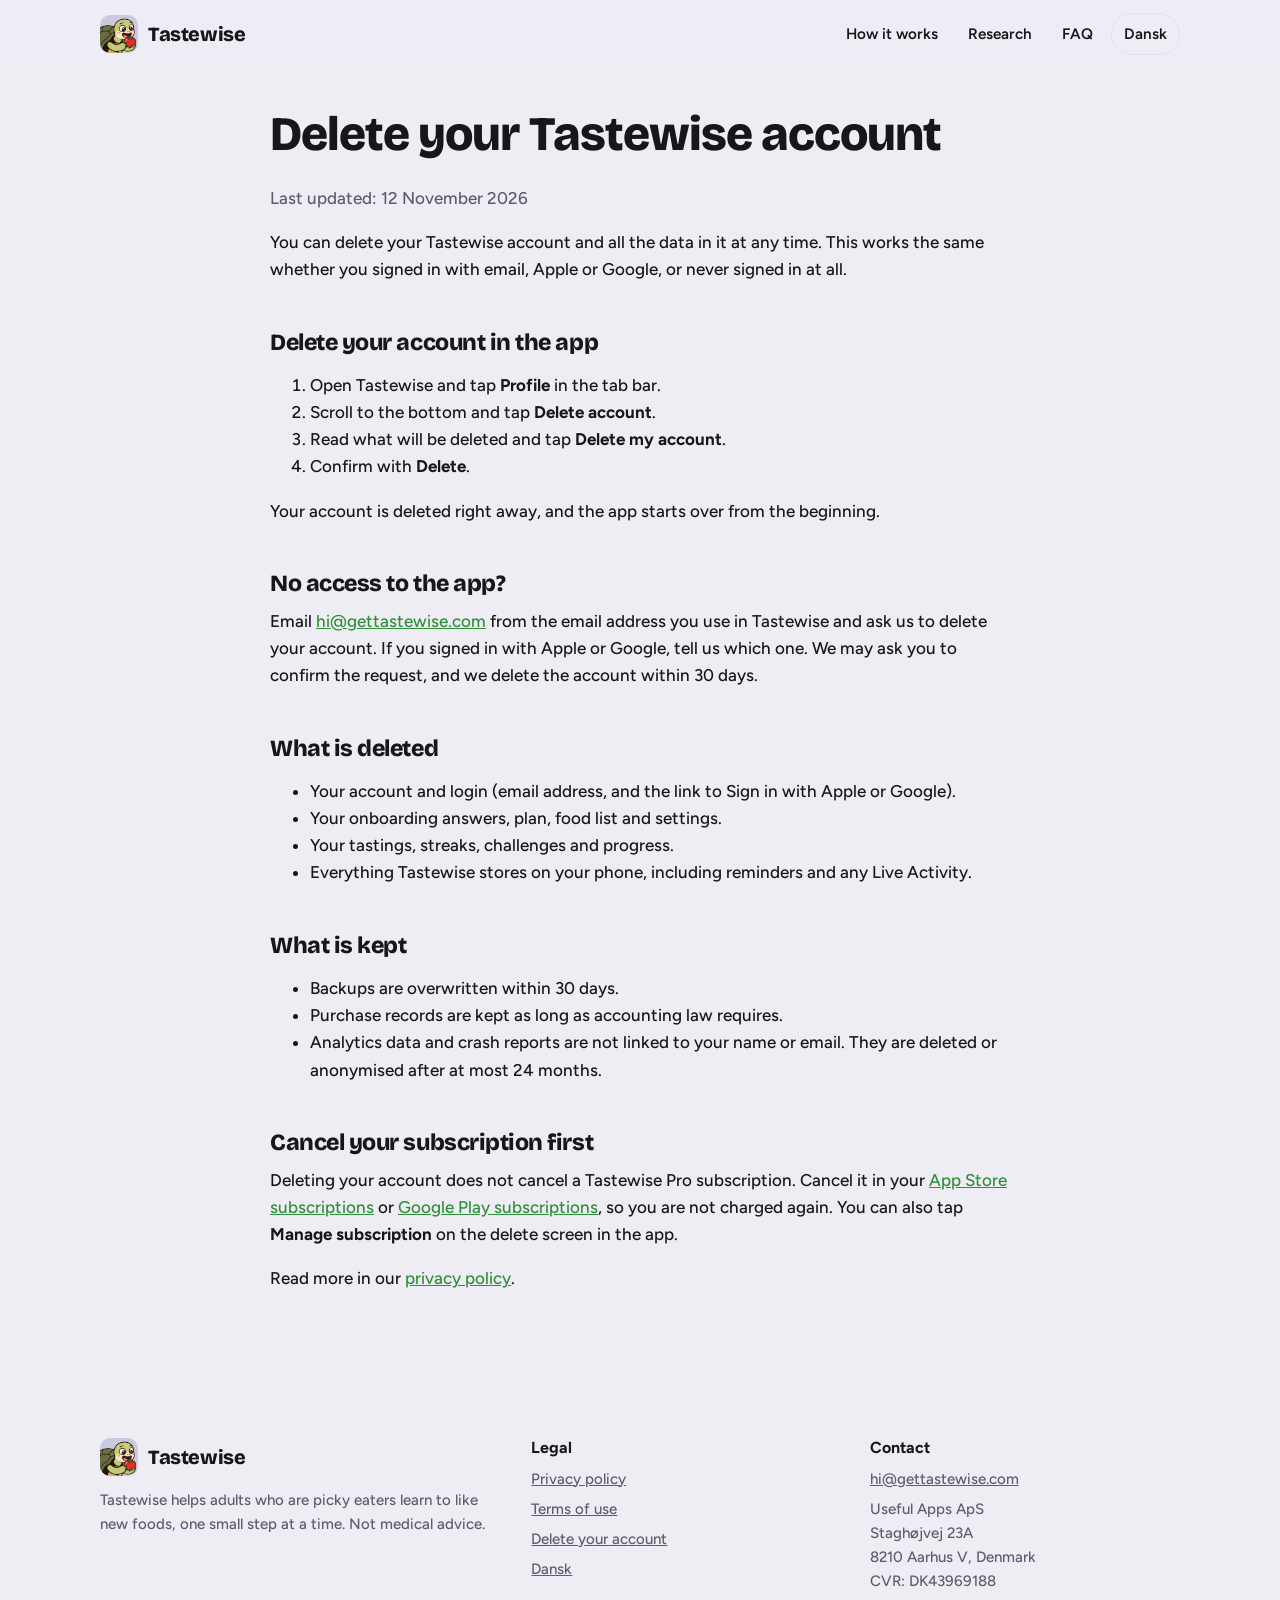
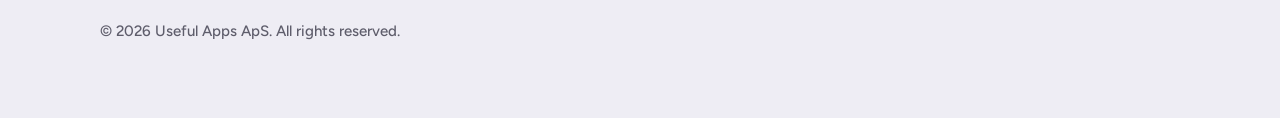
<file: delete-account/index.html>
<!doctype html>
<html lang="en">
<head>
<meta charset="utf-8">
<meta name="viewport" content="width=device-width, initial-scale=1, viewport-fit=cover">
<title>Delete your account – Tastewise</title>
<meta name="description" content="How to delete your Tastewise account and data, in the app or by email.">
<link rel="canonical" href="https://gettastewise.com/delete-account/">
<link rel="alternate" hreflang="en" href="https://gettastewise.com/delete-account/">
<link rel="alternate" hreflang="da" href="https://gettastewise.com/da/delete-account/">
<link rel="alternate" hreflang="x-default" href="https://gettastewise.com/delete-account/">
<meta name="theme-color" content="#EEEDF4" media="(prefers-color-scheme: light)">
<meta name="theme-color" content="#15151B" media="(prefers-color-scheme: dark)">
<meta property="og:type" content="website">
<meta property="og:site_name" content="Tastewise">
<meta property="og:locale" content="en_US">
<meta property="og:locale:alternate" content="da_DK">
<meta property="og:title" content="Delete your account – Tastewise">
<meta property="og:description" content="How to delete your Tastewise account and data, in the app or by email.">
<meta property="og:url" content="https://gettastewise.com/delete-account/">
<meta property="og:image" content="https://gettastewise.com/assets/img/og-en.jpg">
<meta property="og:image:width" content="1200">
<meta property="og:image:height" content="630">
<meta property="og:image:alt" content="Picky eater? Learn to like food, one small step at a time.">
<meta name="twitter:card" content="summary_large_image">
<meta name="twitter:title" content="Delete your account – Tastewise">
<meta name="twitter:description" content="How to delete your Tastewise account and data, in the app or by email.">
<meta name="twitter:image" content="https://gettastewise.com/assets/img/og-en.jpg">
<link rel="icon" href="/favicon.ico" sizes="32x32">
<link rel="icon" href="/favicon.png" type="image/png" sizes="48x48">
<link rel="apple-touch-icon" href="/apple-touch-icon.png">
<link rel="manifest" href="/site.webmanifest">
<link rel="preconnect" href="https://fonts.googleapis.com">
<link rel="preconnect" href="https://fonts.gstatic.com" crossorigin>
<link rel="stylesheet" href="https://fonts.googleapis.com/css2?family=Bricolage+Grotesque:opsz,wght@12..96,700;12..96,800&family=Figtree:wght@500;600;700&display=swap">
<link rel="stylesheet" href="/assets/site.css?v=1">

</head>
<body>
<a class="skip" href="#main">Skip to content</a>
<header class="top"><div class="wrap">
<a class="brand" href="/"><img src="/assets/img/icon-256.webp" width="38" height="38" alt="">Tastewise</a>
<nav class="nav" aria-label="Main">
<a class="hide-m" href="/#how">How it works</a>
<a class="hide-m" href="/#science">Research</a>
<a class="hide-m" href="/#faq">FAQ</a>
<a class="lang" href="/da/delete-account/" hreflang="da" lang="da">Dansk</a>
</nav></div></header>
<main id="main" class="legal">
<h1>Delete your Tastewise account</h1>

<p class="meta">Last updated: 12 November 2026</p>
<p>You can delete your Tastewise account and all the data in it at any time. This works the same whether you signed in with email, Apple or Google, or never signed in at all.</p>
<h2>Delete your account in the app</h2>
<ol>
<li>Open Tastewise and tap <b>Profile</b> in the tab bar.</li>
<li>Scroll to the bottom and tap <b>Delete account</b>.</li>
<li>Read what will be deleted and tap <b>Delete my account</b>.</li>
<li>Confirm with <b>Delete</b>.</li>
</ol>
<p>Your account is deleted right away, and the app starts over from the beginning.</p>
<h2>No access to the app?</h2>
<p>Email <a href="mailto:hi@gettastewise.com?subject=Delete%20my%20Tastewise%20account">hi@gettastewise.com</a> from the email address you use in Tastewise and ask us to delete your account. If you signed in with Apple or Google, tell us which one. We may ask you to confirm the request, and we delete the account within 30 days.</p>
<h2>What is deleted</h2>
<ul>
<li>Your account and login (email address, and the link to Sign in with Apple or Google).</li>
<li>Your onboarding answers, plan, food list and settings.</li>
<li>Your tastings, streaks, challenges and progress.</li>
<li>Everything Tastewise stores on your phone, including reminders and any Live Activity.</li>
</ul>
<h2>What is kept</h2>
<ul>
<li>Backups are overwritten within 30 days.</li>
<li>Purchase records are kept as long as accounting law requires.</li>
<li>Analytics data and crash reports are not linked to your name or email. They are deleted or anonymised after at most 24 months.</li>
</ul>
<h2>Cancel your subscription first</h2>
<p>Deleting your account does not cancel a Tastewise Pro subscription. Cancel it in your <a href="https://apps.apple.com/account/subscriptions" rel="noopener">App Store subscriptions</a> or <a href="https://play.google.com/store/account/subscriptions" rel="noopener">Google Play subscriptions</a>, so you are not charged again. You can also tap <b>Manage subscription</b> on the delete screen in the app.</p>
<p>Read more in our <a href="/privacy/">privacy policy</a>.</p>

</main>
<footer><div class="wrap">
<div><a class="brand" href="/"><img src="/assets/img/icon-256.webp" width="38" height="38" alt="" loading="lazy">Tastewise</a>
<p style="margin-top:12px">Tastewise helps adults who are picky eaters learn to like new foods, one small step at a time. Not medical advice.</p></div>
<div><h4>Legal</h4><ul>
<li><a href="/privacy/">Privacy policy</a></li>
<li><a href="/terms/">Terms of use</a></li>
<li><a href="/delete-account/">Delete your account</a></li>
<li><a href="/da/" hreflang="da">Dansk</a></li></ul></div>
<div><h4>Contact</h4><ul>
<li><a href="mailto:hi@gettastewise.com">hi@gettastewise.com</a></li>
<li>Useful Apps ApS<br>Staghøjvej 23A<br>8210 Aarhus V, Denmark<br>CVR: DK43969188</li></ul></div>
</div><div class="wrap"><p style="margin-top:20px">© 2026 Useful Apps ApS. All rights reserved.</p></div></footer>
</body></html>
</file>
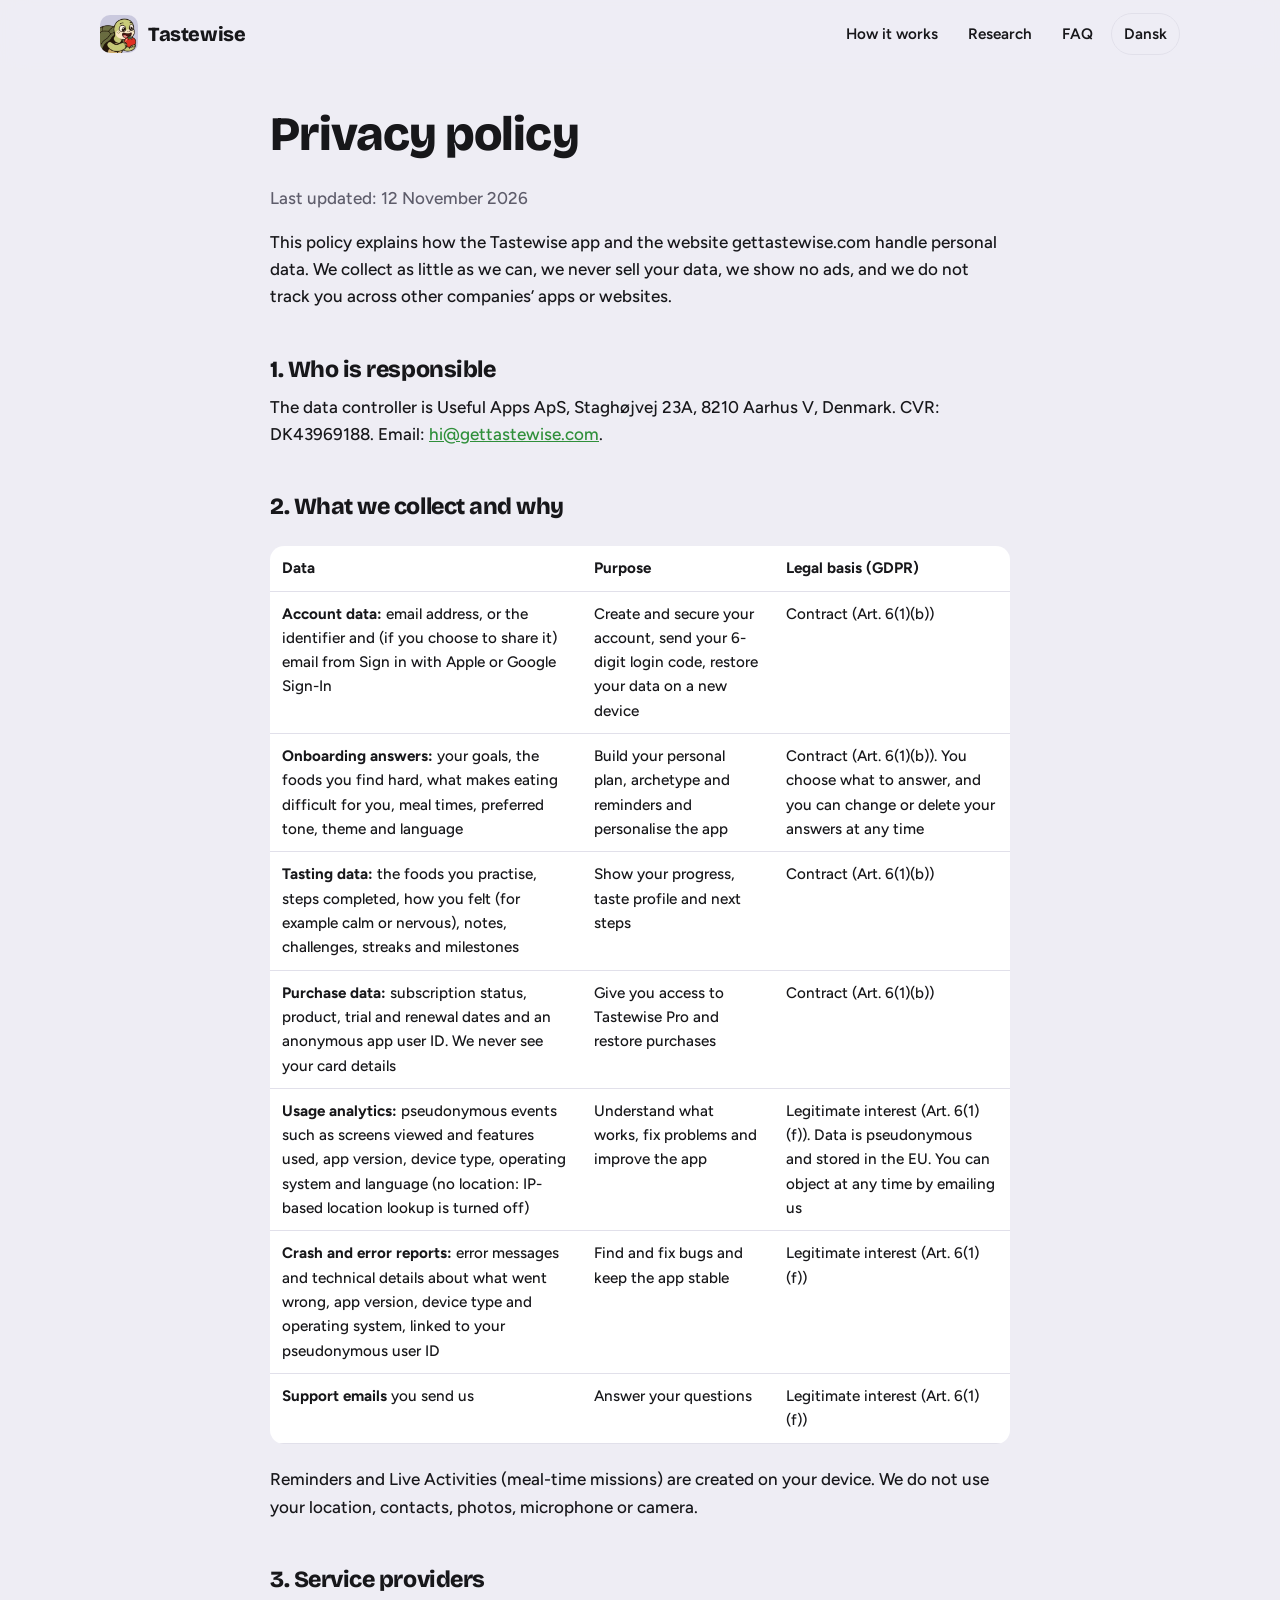
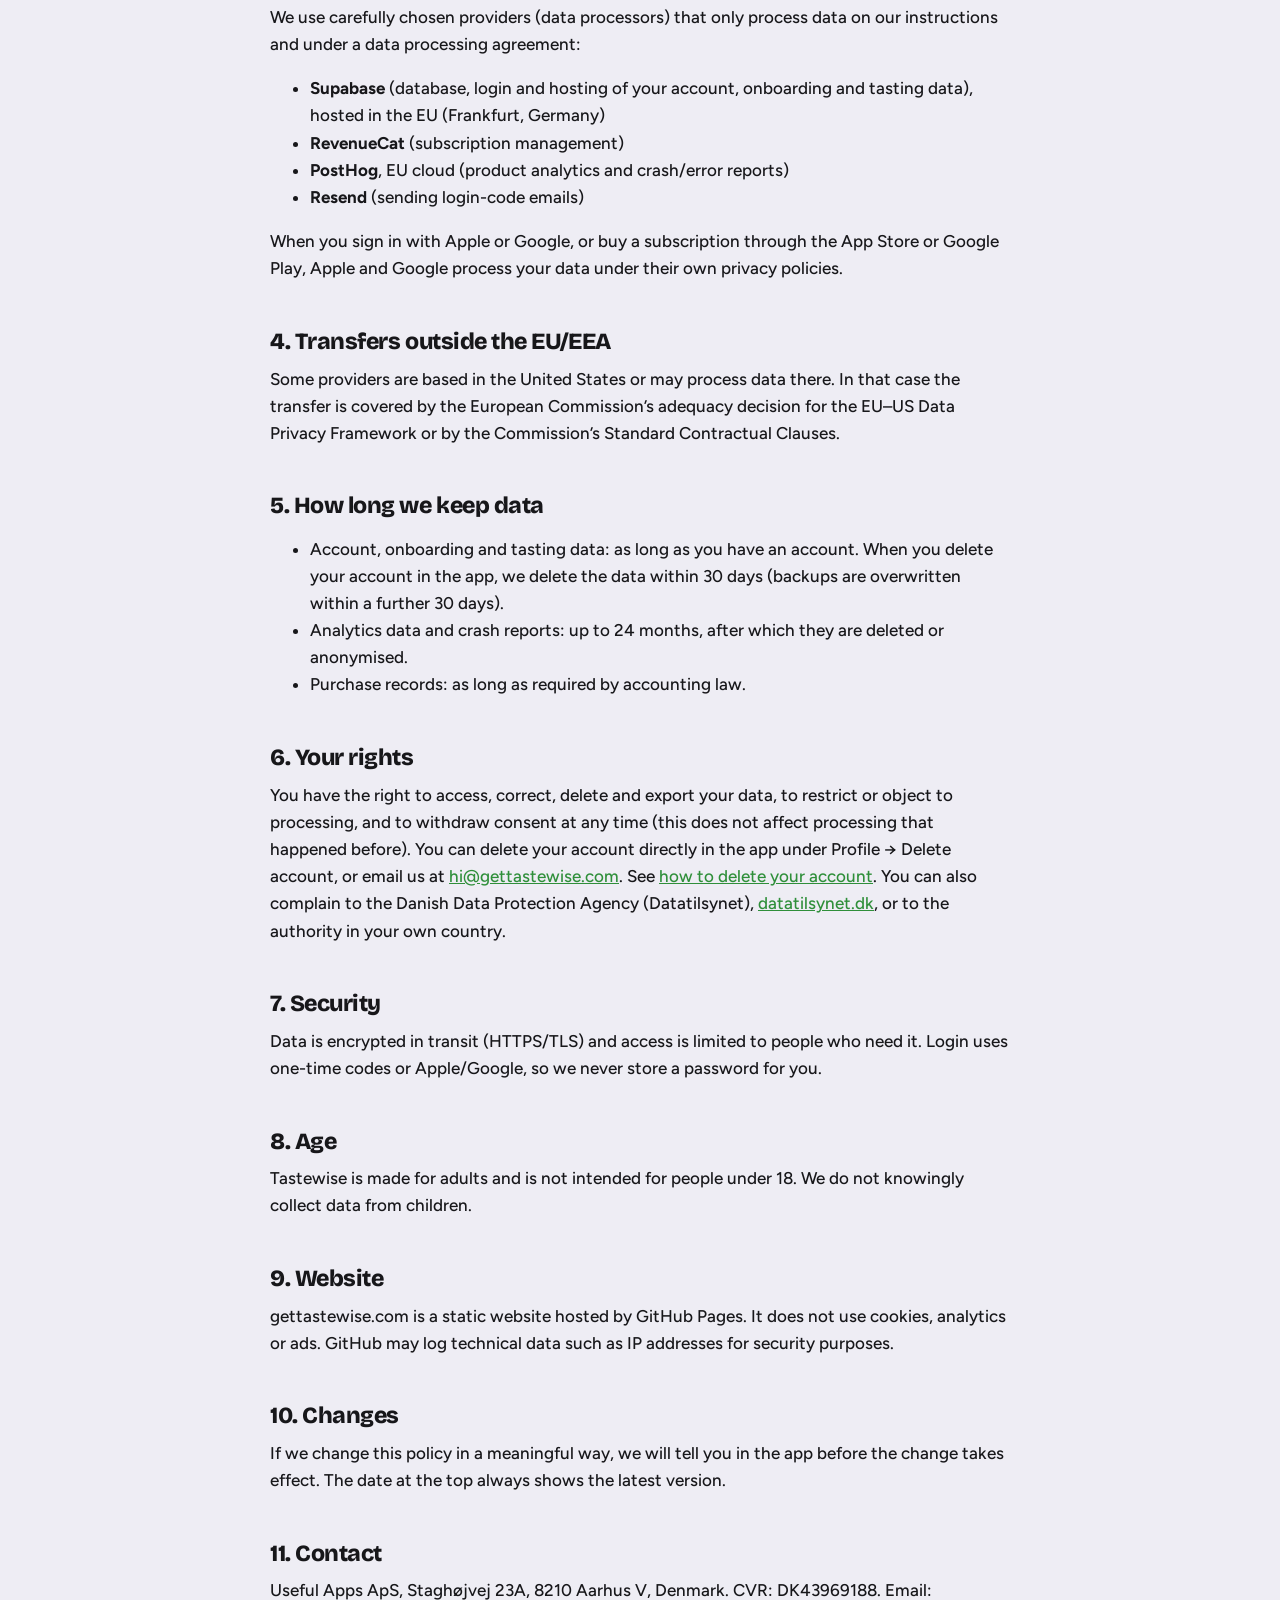
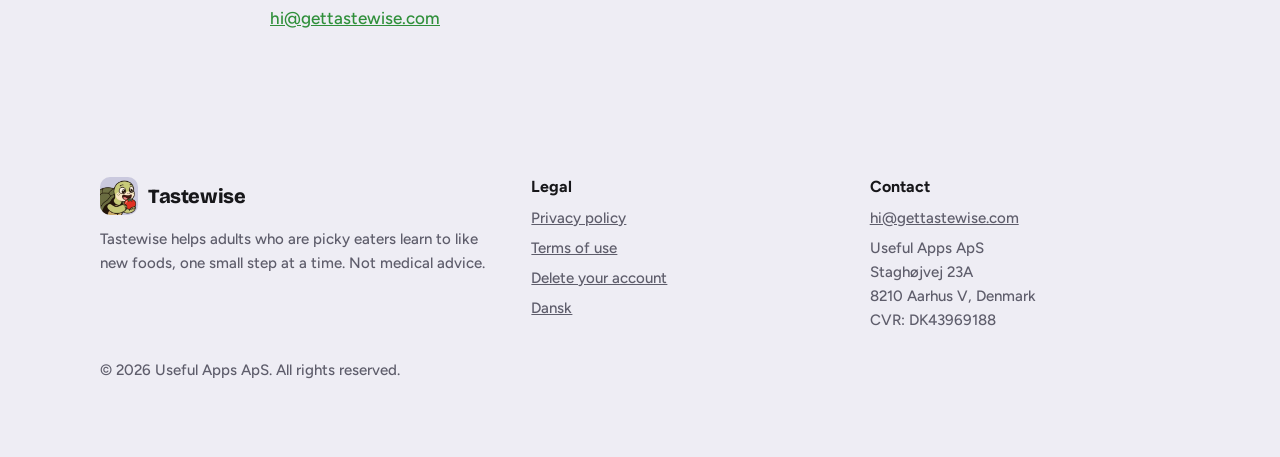
<file: privacy/index.html>
<!doctype html>
<html lang="en">
<head>
<meta charset="utf-8">
<meta name="viewport" content="width=device-width, initial-scale=1, viewport-fit=cover">
<title>Privacy policy – Tastewise</title>
<meta name="description" content="How Tastewise (Useful Apps ApS) collects, uses and protects your personal data.">
<link rel="canonical" href="https://gettastewise.com/privacy/">
<link rel="alternate" hreflang="en" href="https://gettastewise.com/privacy/">
<link rel="alternate" hreflang="da" href="https://gettastewise.com/da/privacy/">
<link rel="alternate" hreflang="x-default" href="https://gettastewise.com/privacy/">
<meta name="theme-color" content="#EEEDF4" media="(prefers-color-scheme: light)">
<meta name="theme-color" content="#15151B" media="(prefers-color-scheme: dark)">
<meta property="og:type" content="website">
<meta property="og:site_name" content="Tastewise">
<meta property="og:locale" content="en_US">
<meta property="og:locale:alternate" content="da_DK">
<meta property="og:title" content="Privacy policy – Tastewise">
<meta property="og:description" content="How Tastewise (Useful Apps ApS) collects, uses and protects your personal data.">
<meta property="og:url" content="https://gettastewise.com/privacy/">
<meta property="og:image" content="https://gettastewise.com/assets/img/og-en.jpg">
<meta property="og:image:width" content="1200">
<meta property="og:image:height" content="630">
<meta property="og:image:alt" content="Picky eater? Learn to like food, one small step at a time.">
<meta name="twitter:card" content="summary_large_image">
<meta name="twitter:title" content="Privacy policy – Tastewise">
<meta name="twitter:description" content="How Tastewise (Useful Apps ApS) collects, uses and protects your personal data.">
<meta name="twitter:image" content="https://gettastewise.com/assets/img/og-en.jpg">
<link rel="icon" href="/favicon.ico" sizes="32x32">
<link rel="icon" href="/favicon.png" type="image/png" sizes="48x48">
<link rel="apple-touch-icon" href="/apple-touch-icon.png">
<link rel="manifest" href="/site.webmanifest">
<link rel="preconnect" href="https://fonts.googleapis.com">
<link rel="preconnect" href="https://fonts.gstatic.com" crossorigin>
<link rel="stylesheet" href="https://fonts.googleapis.com/css2?family=Bricolage+Grotesque:opsz,wght@12..96,700;12..96,800&family=Figtree:wght@500;600;700&display=swap">
<link rel="stylesheet" href="/assets/site.css?v=1">

</head>
<body>
<a class="skip" href="#main">Skip to content</a>
<header class="top"><div class="wrap">
<a class="brand" href="/"><img src="/assets/img/icon-256.webp" width="38" height="38" alt="">Tastewise</a>
<nav class="nav" aria-label="Main">
<a class="hide-m" href="/#how">How it works</a>
<a class="hide-m" href="/#science">Research</a>
<a class="hide-m" href="/#faq">FAQ</a>
<a class="lang" href="/da/privacy/" hreflang="da" lang="da">Dansk</a>
</nav></div></header>
<main id="main" class="legal">
<h1>Privacy policy</h1>

<p class="meta">Last updated: 12 November 2026</p>
<p>This policy explains how the Tastewise app and the website gettastewise.com handle personal data. We collect as little as we can, we never sell your data, we show no ads, and we do not track you across other companies’ apps or websites.</p>
<h2>1. Who is responsible</h2>
<p>The data controller is Useful Apps ApS, Staghøjvej 23A, 8210 Aarhus V, Denmark. CVR: DK43969188. Email: <a href="mailto:hi@gettastewise.com">hi@gettastewise.com</a>.</p>
<h2>2. What we collect and why</h2>
<div class="tbl"><table>
<tr><th>Data</th><th>Purpose</th><th>Legal basis (GDPR)</th></tr>
<tr><td><b>Account data:</b> email address, or the identifier and (if you choose to share it) email from Sign in with Apple or Google Sign-In</td><td>Create and secure your account, send your 6-digit login code, restore your data on a new device</td><td>Contract (Art. 6(1)(b))</td></tr>
<tr><td><b>Onboarding answers:</b> your goals, the foods you find hard, what makes eating difficult for you, meal times, preferred tone, theme and language</td><td>Build your personal plan, archetype and reminders and personalise the app</td><td>Contract (Art. 6(1)(b)). You choose what to answer, and you can change or delete your answers at any time</td></tr>
<tr><td><b>Tasting data:</b> the foods you practise, steps completed, how you felt (for example calm or nervous), notes, challenges, streaks and milestones</td><td>Show your progress, taste profile and next steps</td><td>Contract (Art. 6(1)(b))</td></tr>
<tr><td><b>Purchase data:</b> subscription status, product, trial and renewal dates and an anonymous app user ID. We never see your card details</td><td>Give you access to Tastewise Pro and restore purchases</td><td>Contract (Art. 6(1)(b))</td></tr>
<tr><td><b>Usage analytics:</b> pseudonymous events such as screens viewed and features used, app version, device type, operating system and language (no location: IP-based location lookup is turned off)</td><td>Understand what works, fix problems and improve the app</td><td>Legitimate interest (Art. 6(1)(f)). Data is pseudonymous and stored in the EU. You can object at any time by emailing us</td></tr>
<tr><td><b>Crash and error reports:</b> error messages and technical details about what went wrong, app version, device type and operating system, linked to your pseudonymous user ID</td><td>Find and fix bugs and keep the app stable</td><td>Legitimate interest (Art. 6(1)(f))</td></tr>
<tr><td><b>Support emails</b> you send us</td><td>Answer your questions</td><td>Legitimate interest (Art. 6(1)(f))</td></tr>
</table></div>
<p>Reminders and Live Activities (meal-time missions) are created on your device. We do not use your location, contacts, photos, microphone or camera.</p>
<h2>3. Service providers</h2>
<p>We use carefully chosen providers (data processors) that only process data on our instructions and under a data processing agreement:</p>
<ul>
<li><b>Supabase</b> (database, login and hosting of your account, onboarding and tasting data), hosted in the EU (Frankfurt, Germany)</li>
<li><b>RevenueCat</b> (subscription management)</li>
<li><b>PostHog</b>, EU cloud (product analytics and crash/error reports)</li>
<li><b>Resend</b> (sending login-code emails)</li>
</ul>
<p>When you sign in with Apple or Google, or buy a subscription through the App Store or Google Play, Apple and Google process your data under their own privacy policies.</p>
<h2>4. Transfers outside the EU/EEA</h2>
<p>Some providers are based in the United States or may process data there. In that case the transfer is covered by the European Commission’s adequacy decision for the EU–US Data Privacy Framework or by the Commission’s Standard Contractual Clauses.</p>
<h2>5. How long we keep data</h2>
<ul>
<li>Account, onboarding and tasting data: as long as you have an account. When you delete your account in the app, we delete the data within 30 days (backups are overwritten within a further 30 days).</li>
<li>Analytics data and crash reports: up to 24 months, after which they are deleted or anonymised.</li>
<li>Purchase records: as long as required by accounting law.</li>
</ul>
<h2>6. Your rights</h2>
<p>You have the right to access, correct, delete and export your data, to restrict or object to processing, and to withdraw consent at any time (this does not affect processing that happened before). You can delete your account directly in the app under Profile → Delete account, or email us at <a href="mailto:hi@gettastewise.com">hi@gettastewise.com</a>. See <a href="/delete-account/">how to delete your account</a>. You can also complain to the Danish Data Protection Agency (Datatilsynet), <a href="https://www.datatilsynet.dk" rel="noopener">datatilsynet.dk</a>, or to the authority in your own country.</p>
<h2>7. Security</h2>
<p>Data is encrypted in transit (HTTPS/TLS) and access is limited to people who need it. Login uses one-time codes or Apple/Google, so we never store a password for you.</p>
<h2>8. Age</h2>
<p>Tastewise is made for adults and is not intended for people under 18. We do not knowingly collect data from children.</p>
<h2>9. Website</h2>
<p>gettastewise.com is a static website hosted by GitHub Pages. It does not use cookies, analytics or ads. GitHub may log technical data such as IP addresses for security purposes.</p>
<h2>10. Changes</h2>
<p>If we change this policy in a meaningful way, we will tell you in the app before the change takes effect. The date at the top always shows the latest version.</p>
<h2>11. Contact</h2>
<p>Useful Apps ApS, Staghøjvej 23A, 8210 Aarhus V, Denmark. CVR: DK43969188. Email: <a href="mailto:hi@gettastewise.com">hi@gettastewise.com</a></p>
</main>
<footer><div class="wrap">
<div><a class="brand" href="/"><img src="/assets/img/icon-256.webp" width="38" height="38" alt="" loading="lazy">Tastewise</a>
<p style="margin-top:12px">Tastewise helps adults who are picky eaters learn to like new foods, one small step at a time. Not medical advice.</p></div>
<div><h4>Legal</h4><ul>
<li><a href="/privacy/">Privacy policy</a></li>
<li><a href="/terms/">Terms of use</a></li>
<li><a href="/delete-account/">Delete your account</a></li>
<li><a href="/da/" hreflang="da">Dansk</a></li></ul></div>
<div><h4>Contact</h4><ul>
<li><a href="mailto:hi@gettastewise.com">hi@gettastewise.com</a></li>
<li>Useful Apps ApS<br>Staghøjvej 23A<br>8210 Aarhus V, Denmark<br>CVR: DK43969188</li></ul></div>
</div><div class="wrap"><p style="margin-top:20px">© 2026 Useful Apps ApS. All rights reserved.</p></div></footer>
</body></html>
</file>
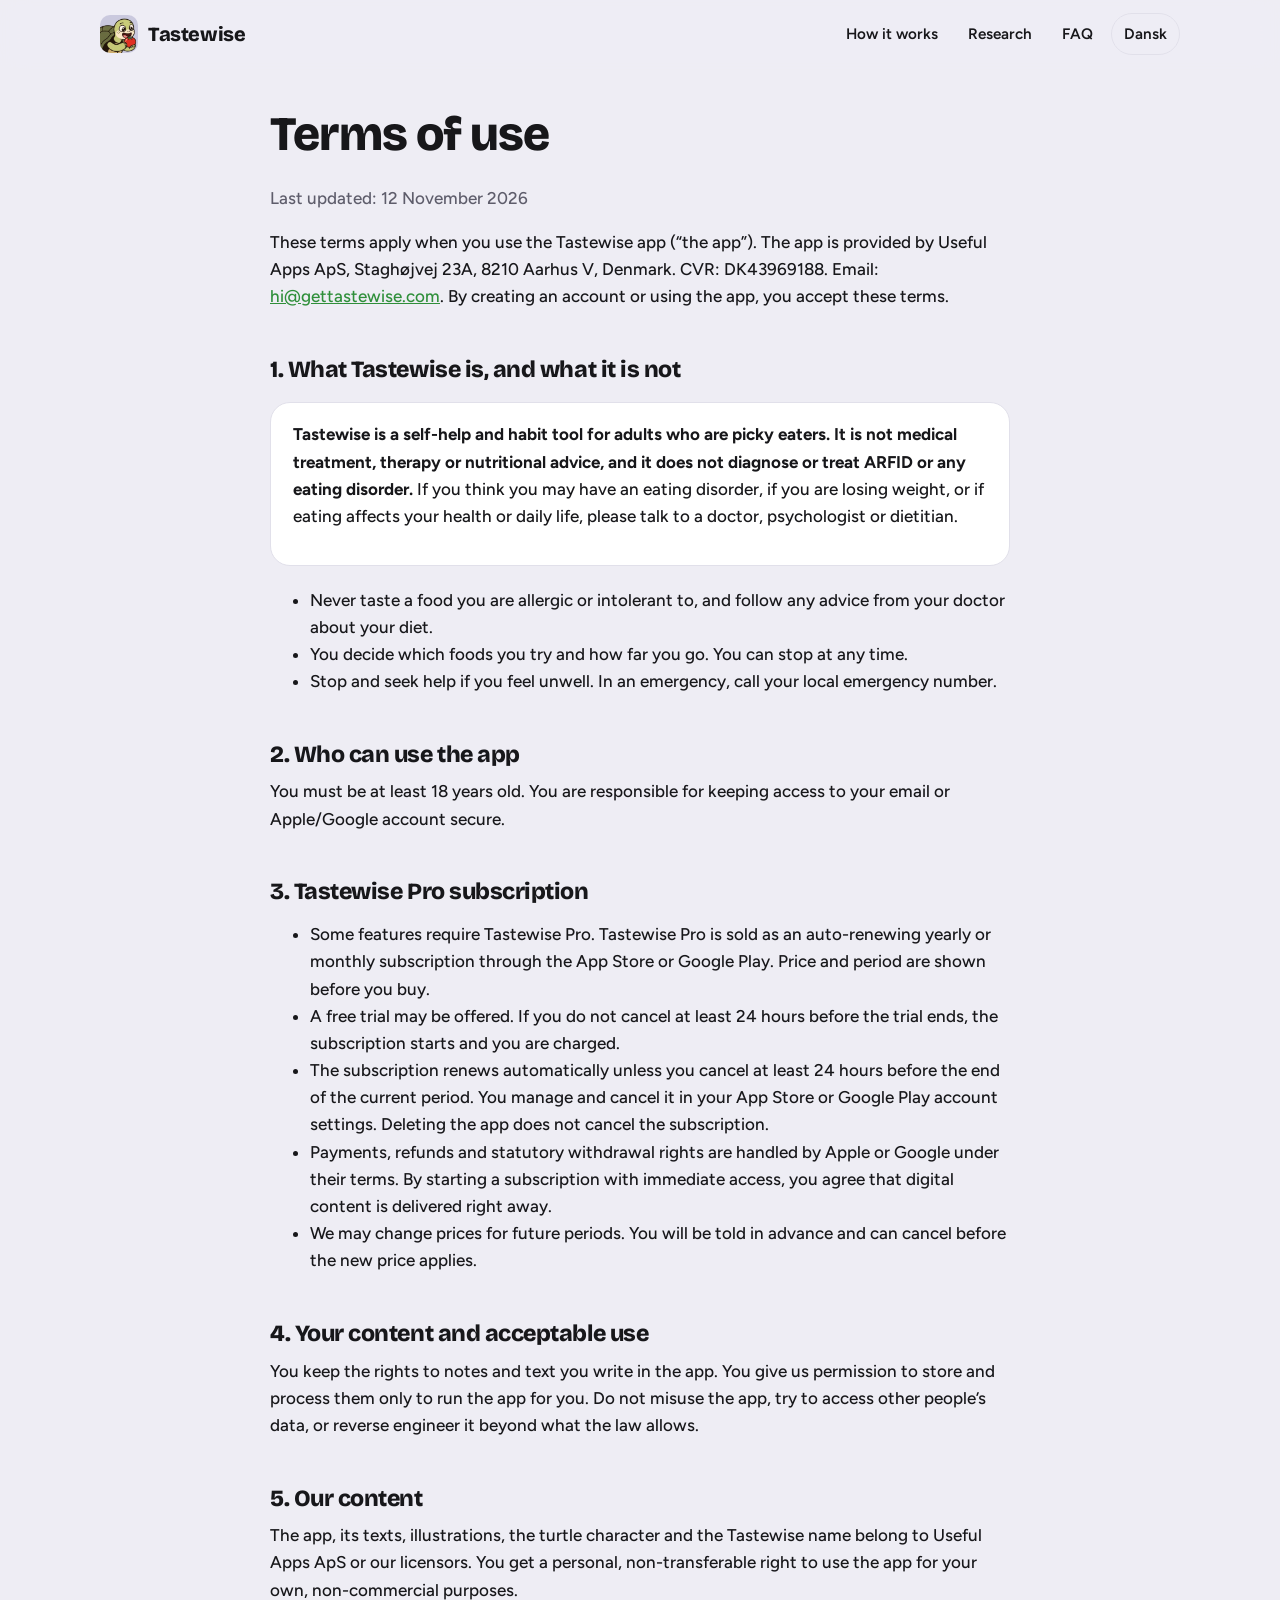
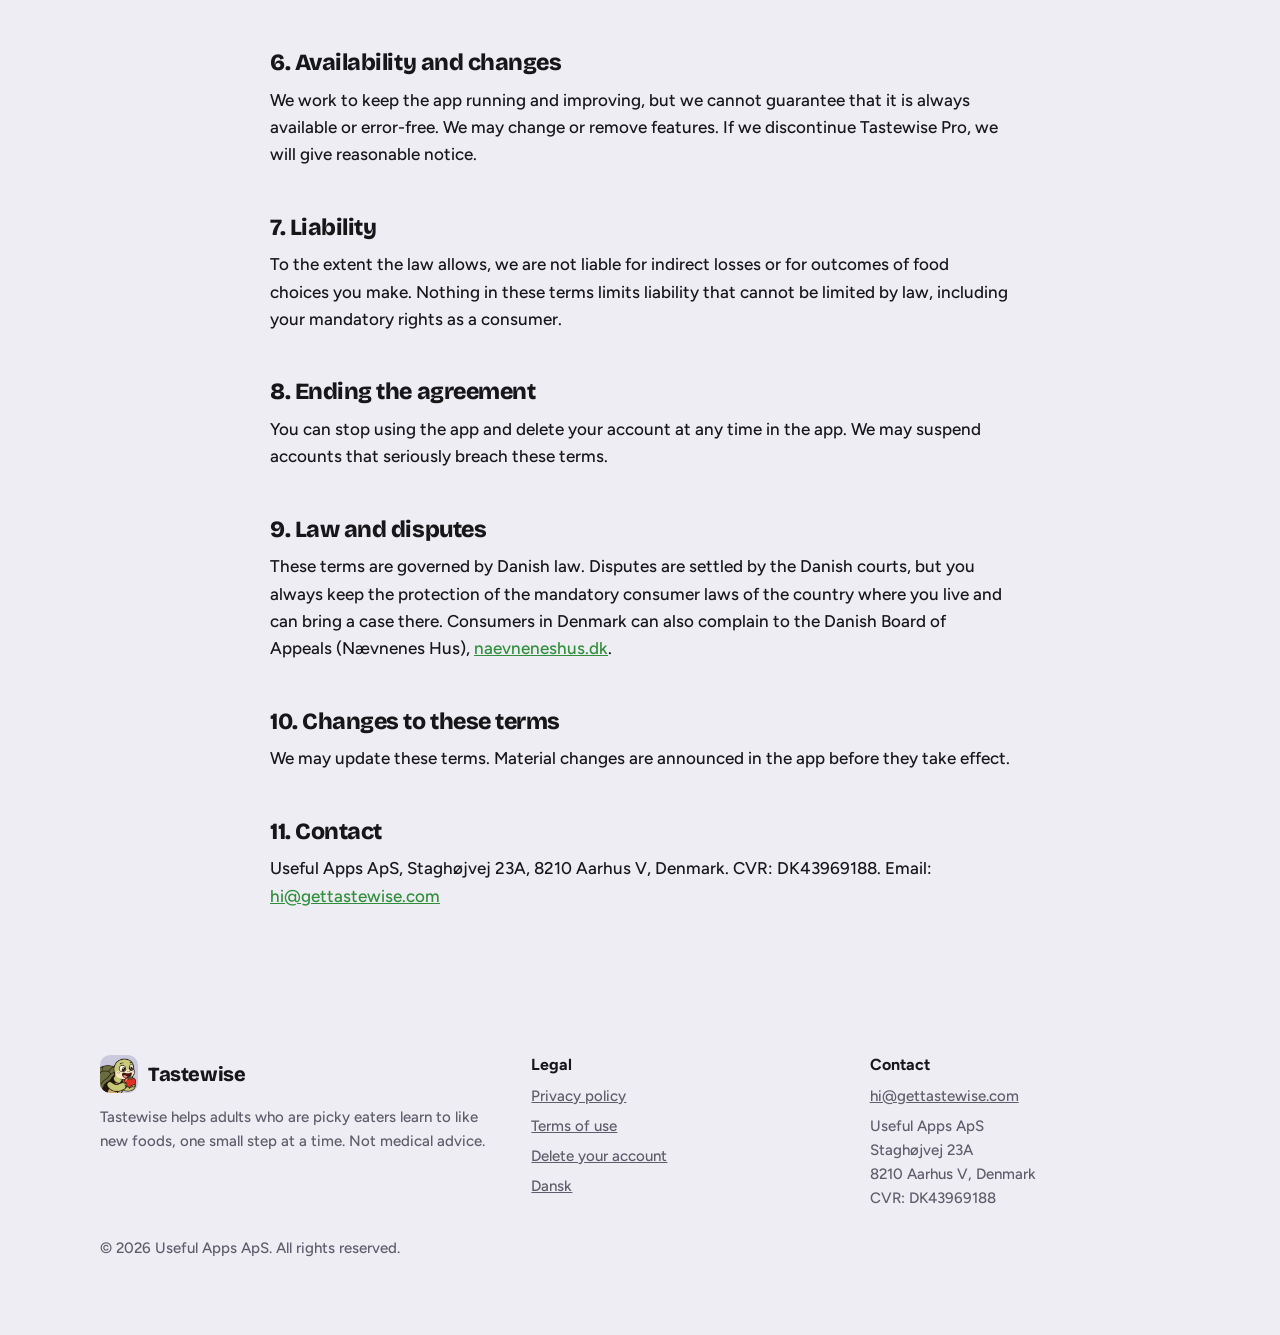
<file: terms/index.html>
<!doctype html>
<html lang="en">
<head>
<meta charset="utf-8">
<meta name="viewport" content="width=device-width, initial-scale=1, viewport-fit=cover">
<title>Terms of use – Tastewise</title>
<meta name="description" content="The terms that apply when you use the Tastewise app and subscribe to Tastewise Pro.">
<link rel="canonical" href="https://gettastewise.com/terms/">
<link rel="alternate" hreflang="en" href="https://gettastewise.com/terms/">
<link rel="alternate" hreflang="da" href="https://gettastewise.com/da/terms/">
<link rel="alternate" hreflang="x-default" href="https://gettastewise.com/terms/">
<meta name="theme-color" content="#EEEDF4" media="(prefers-color-scheme: light)">
<meta name="theme-color" content="#15151B" media="(prefers-color-scheme: dark)">
<meta property="og:type" content="website">
<meta property="og:site_name" content="Tastewise">
<meta property="og:locale" content="en_US">
<meta property="og:locale:alternate" content="da_DK">
<meta property="og:title" content="Terms of use – Tastewise">
<meta property="og:description" content="The terms that apply when you use the Tastewise app and subscribe to Tastewise Pro.">
<meta property="og:url" content="https://gettastewise.com/terms/">
<meta property="og:image" content="https://gettastewise.com/assets/img/og-en.jpg">
<meta property="og:image:width" content="1200">
<meta property="og:image:height" content="630">
<meta property="og:image:alt" content="Picky eater? Learn to like food, one small step at a time.">
<meta name="twitter:card" content="summary_large_image">
<meta name="twitter:title" content="Terms of use – Tastewise">
<meta name="twitter:description" content="The terms that apply when you use the Tastewise app and subscribe to Tastewise Pro.">
<meta name="twitter:image" content="https://gettastewise.com/assets/img/og-en.jpg">
<link rel="icon" href="/favicon.ico" sizes="32x32">
<link rel="icon" href="/favicon.png" type="image/png" sizes="48x48">
<link rel="apple-touch-icon" href="/apple-touch-icon.png">
<link rel="manifest" href="/site.webmanifest">
<link rel="preconnect" href="https://fonts.googleapis.com">
<link rel="preconnect" href="https://fonts.gstatic.com" crossorigin>
<link rel="stylesheet" href="https://fonts.googleapis.com/css2?family=Bricolage+Grotesque:opsz,wght@12..96,700;12..96,800&family=Figtree:wght@500;600;700&display=swap">
<link rel="stylesheet" href="/assets/site.css?v=1">

</head>
<body>
<a class="skip" href="#main">Skip to content</a>
<header class="top"><div class="wrap">
<a class="brand" href="/"><img src="/assets/img/icon-256.webp" width="38" height="38" alt="">Tastewise</a>
<nav class="nav" aria-label="Main">
<a class="hide-m" href="/#how">How it works</a>
<a class="hide-m" href="/#science">Research</a>
<a class="hide-m" href="/#faq">FAQ</a>
<a class="lang" href="/da/terms/" hreflang="da" lang="da">Dansk</a>
</nav></div></header>
<main id="main" class="legal">
<h1>Terms of use</h1>

<p class="meta">Last updated: 12 November 2026</p>
<p>These terms apply when you use the Tastewise app (“the app”). The app is provided by Useful Apps ApS, Staghøjvej 23A, 8210 Aarhus V, Denmark. CVR: DK43969188. Email: <a href="mailto:hi@gettastewise.com">hi@gettastewise.com</a>. By creating an account or using the app, you accept these terms.</p>
<h2>1. What Tastewise is, and what it is not</h2>
<div class="box"><p><b>Tastewise is a self-help and habit tool for adults who are picky eaters. It is not medical treatment, therapy or nutritional advice, and it does not diagnose or treat ARFID or any eating disorder.</b> If you think you may have an eating disorder, if you are losing weight, or if eating affects your health or daily life, please talk to a doctor, psychologist or dietitian.</p></div>
<ul>
<li>Never taste a food you are allergic or intolerant to, and follow any advice from your doctor about your diet.</li>
<li>You decide which foods you try and how far you go. You can stop at any time.</li>
<li>Stop and seek help if you feel unwell. In an emergency, call your local emergency number.</li>
</ul>
<h2>2. Who can use the app</h2>
<p>You must be at least 18 years old. You are responsible for keeping access to your email or Apple/Google account secure.</p>
<h2>3. Tastewise Pro subscription</h2>
<ul>
<li>Some features require Tastewise Pro. Tastewise Pro is sold as an auto-renewing yearly or monthly subscription through the App Store or Google Play. Price and period are shown before you buy.</li>
<li>A free trial may be offered. If you do not cancel at least 24 hours before the trial ends, the subscription starts and you are charged.</li>
<li>The subscription renews automatically unless you cancel at least 24 hours before the end of the current period. You manage and cancel it in your App Store or Google Play account settings. Deleting the app does not cancel the subscription.</li>
<li>Payments, refunds and statutory withdrawal rights are handled by Apple or Google under their terms. By starting a subscription with immediate access, you agree that digital content is delivered right away.</li>
<li>We may change prices for future periods. You will be told in advance and can cancel before the new price applies.</li>
</ul>
<h2>4. Your content and acceptable use</h2>
<p>You keep the rights to notes and text you write in the app. You give us permission to store and process them only to run the app for you. Do not misuse the app, try to access other people’s data, or reverse engineer it beyond what the law allows.</p>
<h2>5. Our content</h2>
<p>The app, its texts, illustrations, the turtle character and the Tastewise name belong to Useful Apps ApS or our licensors. You get a personal, non-transferable right to use the app for your own, non-commercial purposes.</p>
<h2>6. Availability and changes</h2>
<p>We work to keep the app running and improving, but we cannot guarantee that it is always available or error-free. We may change or remove features. If we discontinue Tastewise Pro, we will give reasonable notice.</p>
<h2>7. Liability</h2>
<p>To the extent the law allows, we are not liable for indirect losses or for outcomes of food choices you make. Nothing in these terms limits liability that cannot be limited by law, including your mandatory rights as a consumer.</p>
<h2>8. Ending the agreement</h2>
<p>You can stop using the app and delete your account at any time in the app. We may suspend accounts that seriously breach these terms.</p>
<h2>9. Law and disputes</h2>
<p>These terms are governed by Danish law. Disputes are settled by the Danish courts, but you always keep the protection of the mandatory consumer laws of the country where you live and can bring a case there. Consumers in Denmark can also complain to the Danish Board of Appeals (Nævnenes Hus), <a href="https://naevneneshus.dk" rel="noopener">naevneneshus.dk</a>.</p>
<h2>10. Changes to these terms</h2>
<p>We may update these terms. Material changes are announced in the app before they take effect.</p>
<h2>11. Contact</h2>
<p>Useful Apps ApS, Staghøjvej 23A, 8210 Aarhus V, Denmark. CVR: DK43969188. Email: <a href="mailto:hi@gettastewise.com">hi@gettastewise.com</a></p>
</main>
<footer><div class="wrap">
<div><a class="brand" href="/"><img src="/assets/img/icon-256.webp" width="38" height="38" alt="" loading="lazy">Tastewise</a>
<p style="margin-top:12px">Tastewise helps adults who are picky eaters learn to like new foods, one small step at a time. Not medical advice.</p></div>
<div><h4>Legal</h4><ul>
<li><a href="/privacy/">Privacy policy</a></li>
<li><a href="/terms/">Terms of use</a></li>
<li><a href="/delete-account/">Delete your account</a></li>
<li><a href="/da/" hreflang="da">Dansk</a></li></ul></div>
<div><h4>Contact</h4><ul>
<li><a href="mailto:hi@gettastewise.com">hi@gettastewise.com</a></li>
<li>Useful Apps ApS<br>Staghøjvej 23A<br>8210 Aarhus V, Denmark<br>CVR: DK43969188</li></ul></div>
</div><div class="wrap"><p style="margin-top:20px">© 2026 Useful Apps ApS. All rights reserved.</p></div></footer>
</body></html>
</file>
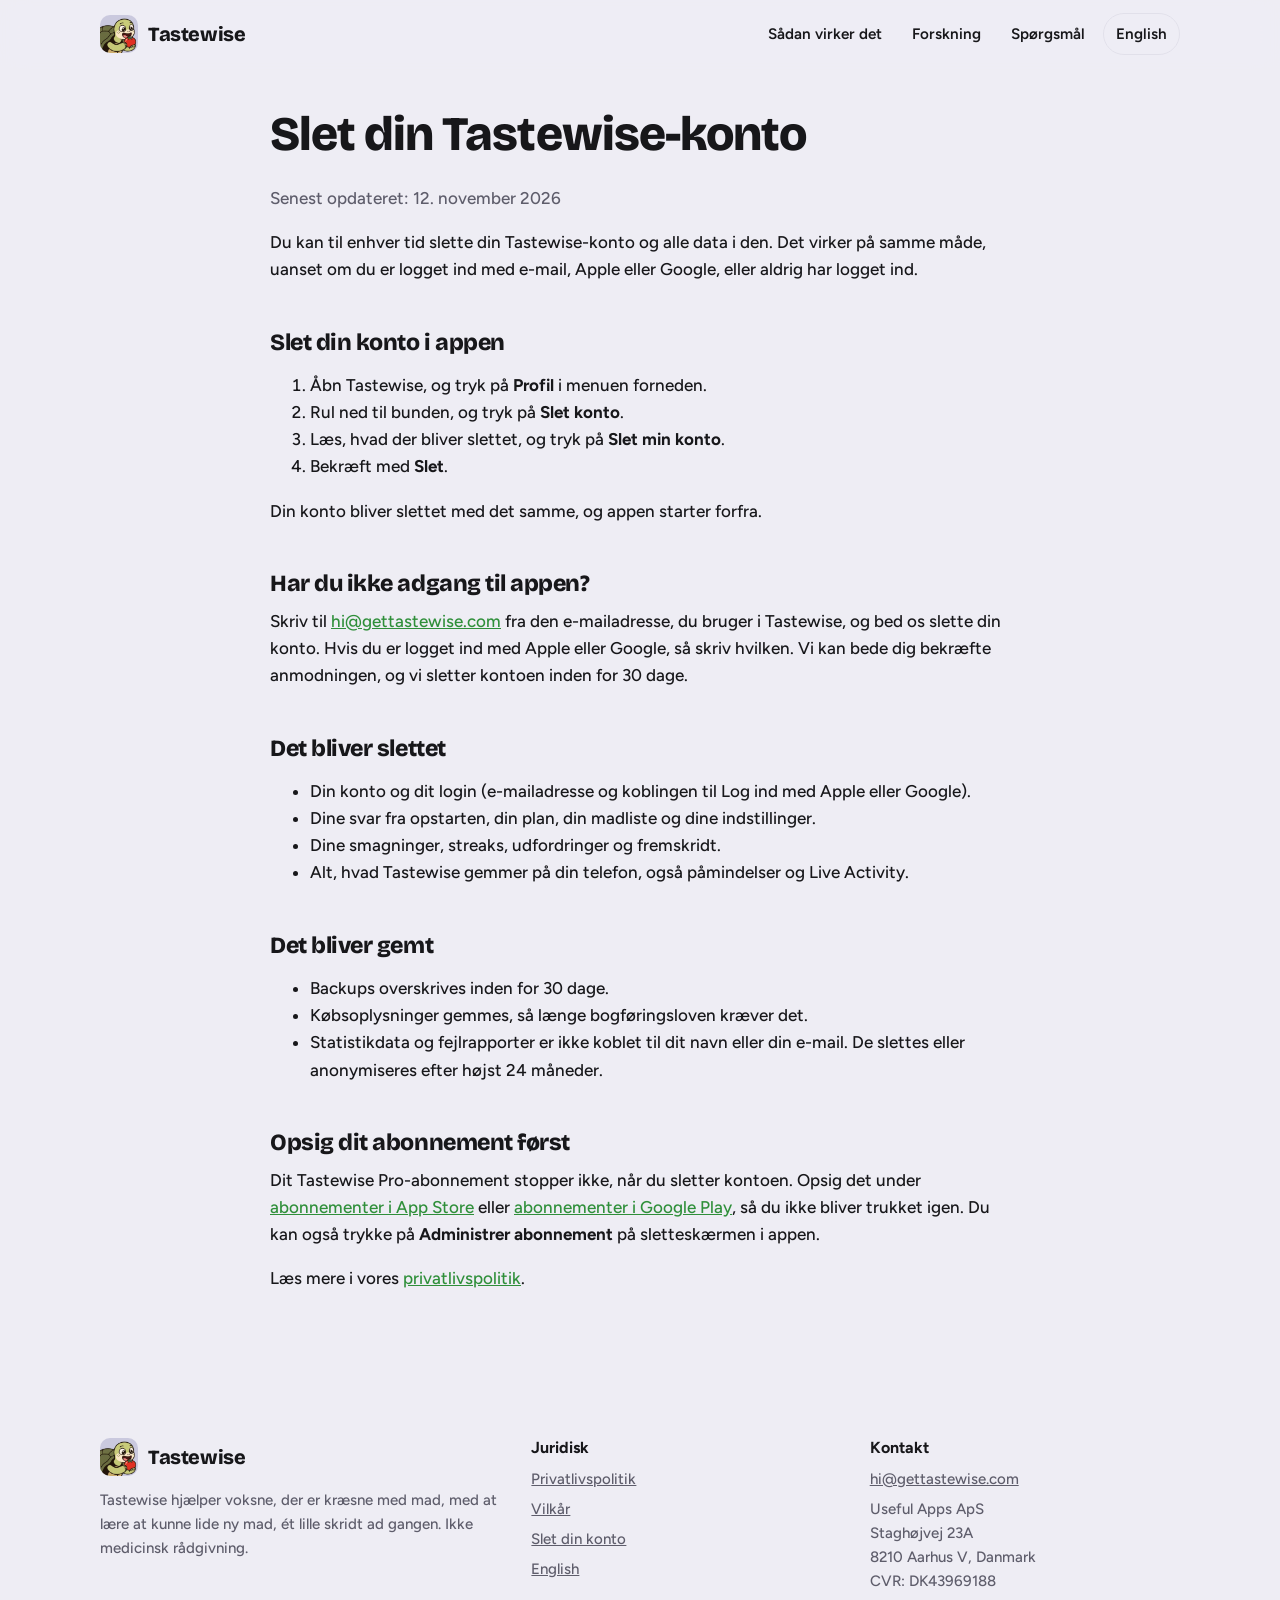
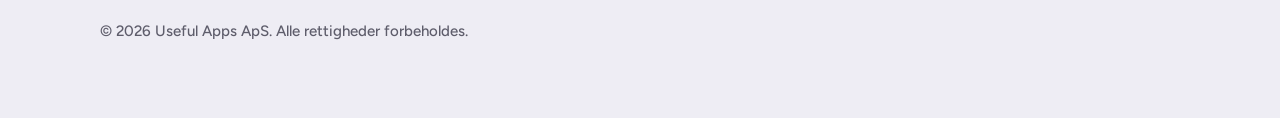
<file: da/delete-account/index.html>
<!doctype html>
<html lang="da">
<head>
<meta charset="utf-8">
<meta name="viewport" content="width=device-width, initial-scale=1, viewport-fit=cover">
<title>Slet din konto – Tastewise</title>
<meta name="description" content="Sådan sletter du din Tastewise-konto og dine data, i appen eller på e-mail.">
<link rel="canonical" href="https://gettastewise.com/da/delete-account/">
<link rel="alternate" hreflang="da" href="https://gettastewise.com/da/delete-account/">
<link rel="alternate" hreflang="en" href="https://gettastewise.com/delete-account/">
<link rel="alternate" hreflang="x-default" href="https://gettastewise.com/delete-account/">
<meta name="theme-color" content="#EEEDF4" media="(prefers-color-scheme: light)">
<meta name="theme-color" content="#15151B" media="(prefers-color-scheme: dark)">
<meta property="og:type" content="website">
<meta property="og:site_name" content="Tastewise">
<meta property="og:locale" content="da_DK">
<meta property="og:locale:alternate" content="en_US">
<meta property="og:title" content="Slet din konto – Tastewise">
<meta property="og:description" content="Sådan sletter du din Tastewise-konto og dine data, i appen eller på e-mail.">
<meta property="og:url" content="https://gettastewise.com/da/delete-account/">
<meta property="og:image" content="https://gettastewise.com/assets/img/og-da.jpg">
<meta property="og:image:width" content="1200">
<meta property="og:image:height" content="630">
<meta property="og:image:alt" content="Kræsen med mad? Lær at kunne lide mad, ét lille skridt ad gangen.">
<meta name="twitter:card" content="summary_large_image">
<meta name="twitter:title" content="Slet din konto – Tastewise">
<meta name="twitter:description" content="Sådan sletter du din Tastewise-konto og dine data, i appen eller på e-mail.">
<meta name="twitter:image" content="https://gettastewise.com/assets/img/og-da.jpg">
<link rel="icon" href="/favicon.ico" sizes="32x32">
<link rel="icon" href="/favicon.png" type="image/png" sizes="48x48">
<link rel="apple-touch-icon" href="/apple-touch-icon.png">
<link rel="manifest" href="/site.webmanifest">
<link rel="preconnect" href="https://fonts.googleapis.com">
<link rel="preconnect" href="https://fonts.gstatic.com" crossorigin>
<link rel="stylesheet" href="https://fonts.googleapis.com/css2?family=Bricolage+Grotesque:opsz,wght@12..96,700;12..96,800&family=Figtree:wght@500;600;700&display=swap">
<link rel="stylesheet" href="/assets/site.css?v=1">

</head>
<body>
<a class="skip" href="#main">Spring til indhold</a>
<header class="top"><div class="wrap">
<a class="brand" href="/da/"><img src="/assets/img/icon-256.webp" width="38" height="38" alt="">Tastewise</a>
<nav class="nav" aria-label="Hovedmenu">
<a class="hide-m" href="/da/#how">Sådan virker det</a>
<a class="hide-m" href="/da/#science">Forskning</a>
<a class="hide-m" href="/da/#faq">Spørgsmål</a>
<a class="lang" href="/delete-account/" hreflang="en" lang="en">English</a>
</nav></div></header>
<main id="main" class="legal">
<h1>Slet din Tastewise-konto</h1>

<p class="meta">Senest opdateret: 12. november 2026</p>
<p>Du kan til enhver tid slette din Tastewise-konto og alle data i den. Det virker på samme måde, uanset om du er logget ind med e-mail, Apple eller Google, eller aldrig har logget ind.</p>
<h2>Slet din konto i appen</h2>
<ol>
<li>Åbn Tastewise, og tryk på <b>Profil</b> i menuen forneden.</li>
<li>Rul ned til bunden, og tryk på <b>Slet konto</b>.</li>
<li>Læs, hvad der bliver slettet, og tryk på <b>Slet min konto</b>.</li>
<li>Bekræft med <b>Slet</b>.</li>
</ol>
<p>Din konto bliver slettet med det samme, og appen starter forfra.</p>
<h2>Har du ikke adgang til appen?</h2>
<p>Skriv til <a href="mailto:hi@gettastewise.com?subject=Slet%20min%20Tastewise-konto">hi@gettastewise.com</a> fra den e-mailadresse, du bruger i Tastewise, og bed os slette din konto. Hvis du er logget ind med Apple eller Google, så skriv hvilken. Vi kan bede dig bekræfte anmodningen, og vi sletter kontoen inden for 30 dage.</p>
<h2>Det bliver slettet</h2>
<ul>
<li>Din konto og dit login (e-mailadresse og koblingen til Log ind med Apple eller Google).</li>
<li>Dine svar fra opstarten, din plan, din madliste og dine indstillinger.</li>
<li>Dine smagninger, streaks, udfordringer og fremskridt.</li>
<li>Alt, hvad Tastewise gemmer på din telefon, også påmindelser og Live Activity.</li>
</ul>
<h2>Det bliver gemt</h2>
<ul>
<li>Backups overskrives inden for 30 dage.</li>
<li>Købsoplysninger gemmes, så længe bogføringsloven kræver det.</li>
<li>Statistikdata og fejlrapporter er ikke koblet til dit navn eller din e-mail. De slettes eller anonymiseres efter højst 24 måneder.</li>
</ul>
<h2>Opsig dit abonnement først</h2>
<p>Dit Tastewise Pro-abonnement stopper ikke, når du sletter kontoen. Opsig det under <a href="https://apps.apple.com/account/subscriptions" rel="noopener">abonnementer i App Store</a> eller <a href="https://play.google.com/store/account/subscriptions" rel="noopener">abonnementer i Google Play</a>, så du ikke bliver trukket igen. Du kan også trykke på <b>Administrer abonnement</b> på sletteskærmen i appen.</p>
<p>Læs mere i vores <a href="/da/privacy/">privatlivspolitik</a>.</p>

</main>
<footer><div class="wrap">
<div><a class="brand" href="/da/"><img src="/assets/img/icon-256.webp" width="38" height="38" alt="" loading="lazy">Tastewise</a>
<p style="margin-top:12px">Tastewise hjælper voksne, der er kræsne med mad, med at lære at kunne lide ny mad, ét lille skridt ad gangen. Ikke medicinsk rådgivning.</p></div>
<div><h4>Juridisk</h4><ul>
<li><a href="/da/privacy/">Privatlivspolitik</a></li>
<li><a href="/da/terms/">Vilkår</a></li>
<li><a href="/da/delete-account/">Slet din konto</a></li>
<li><a href="/" hreflang="en">English</a></li></ul></div>
<div><h4>Kontakt</h4><ul>
<li><a href="mailto:hi@gettastewise.com">hi@gettastewise.com</a></li>
<li>Useful Apps ApS<br>Staghøjvej 23A<br>8210 Aarhus V, Danmark<br>CVR: DK43969188</li></ul></div>
</div><div class="wrap"><p style="margin-top:20px">© 2026 Useful Apps ApS. Alle rettigheder forbeholdes.</p></div></footer>
</body></html>
</file>
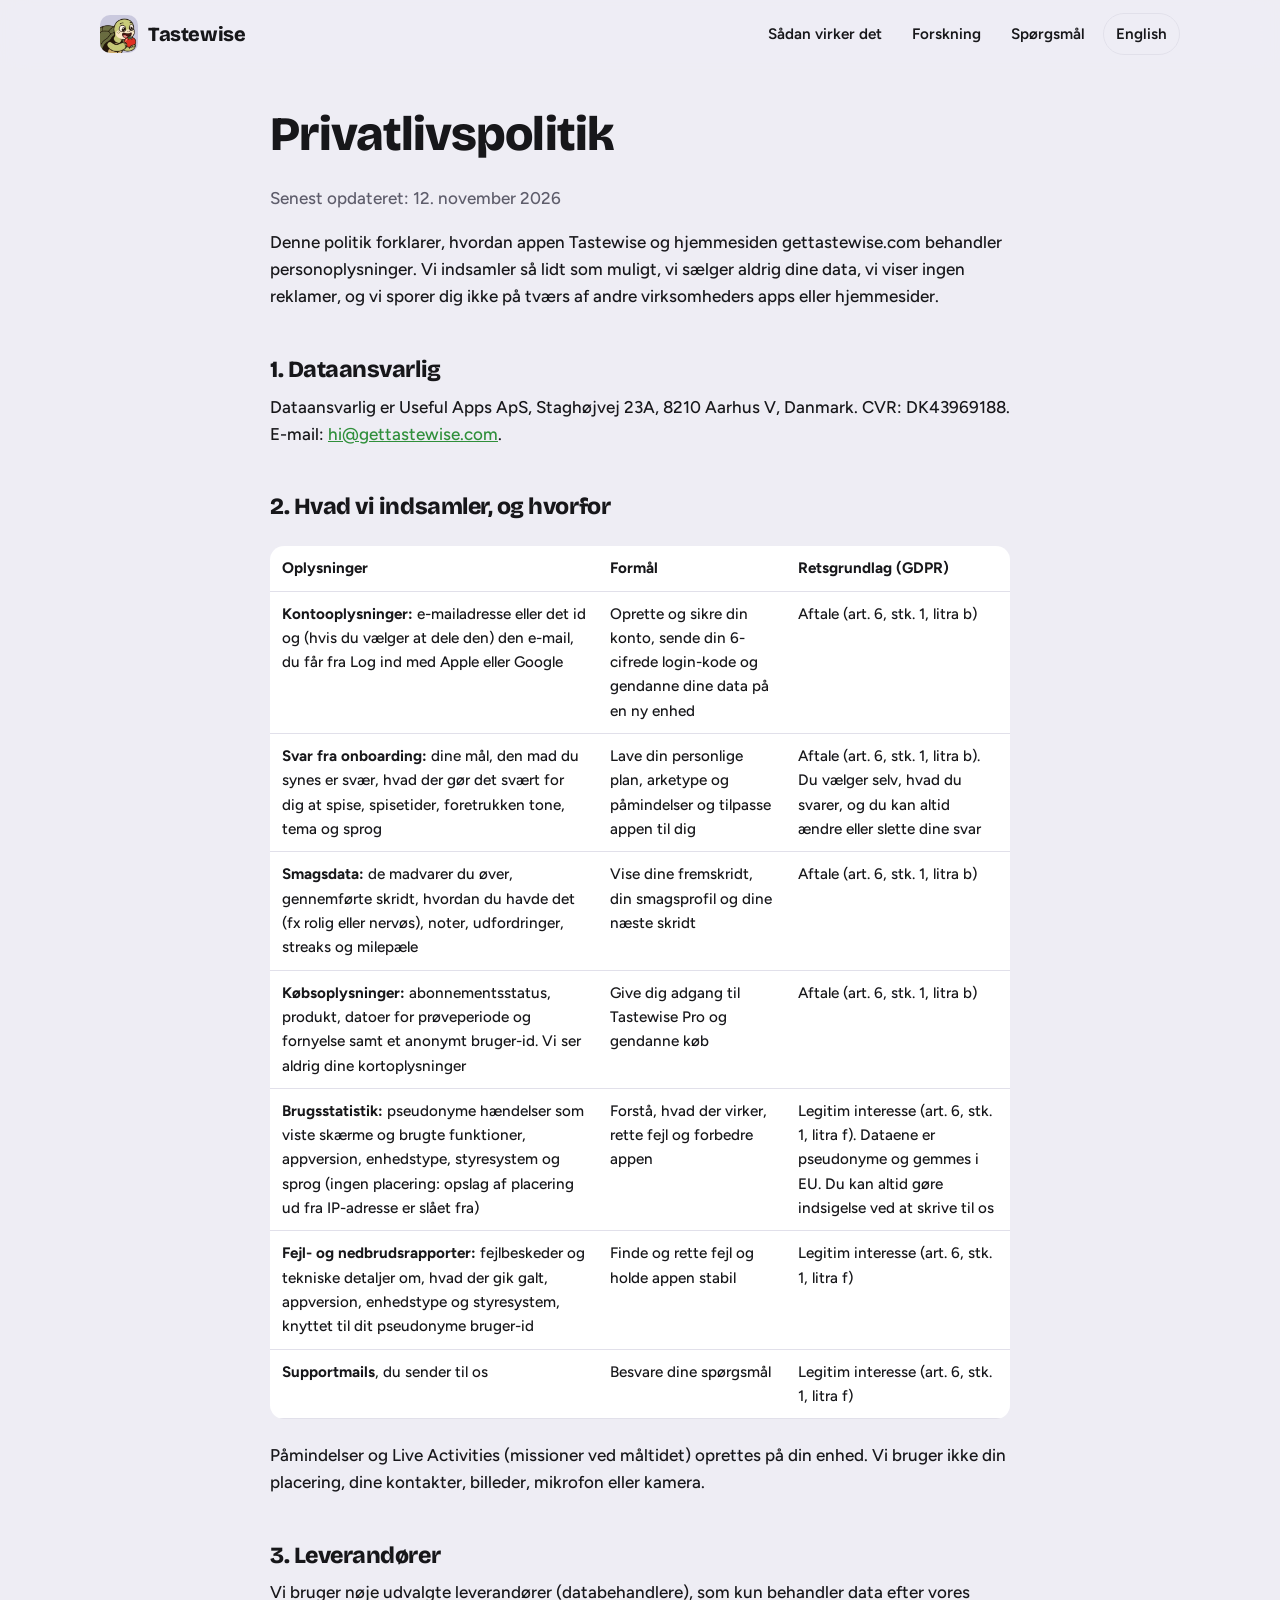
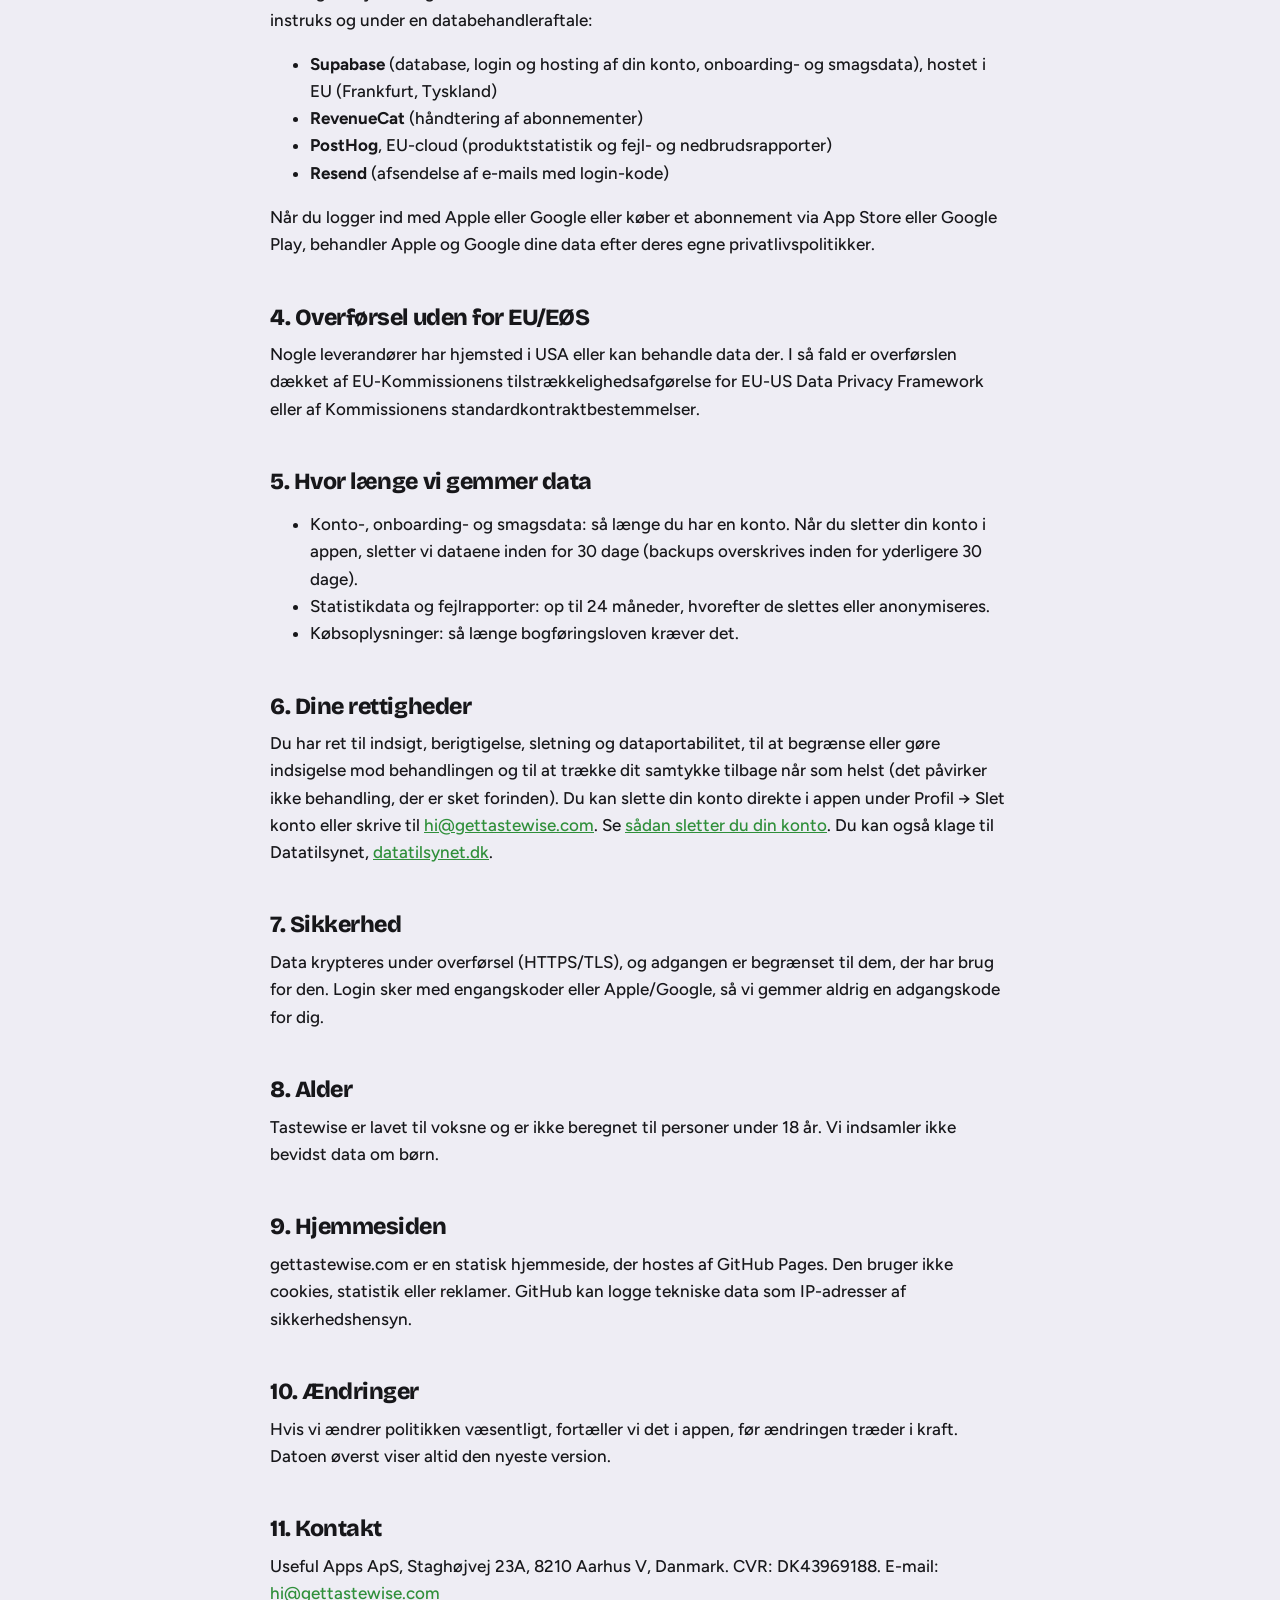
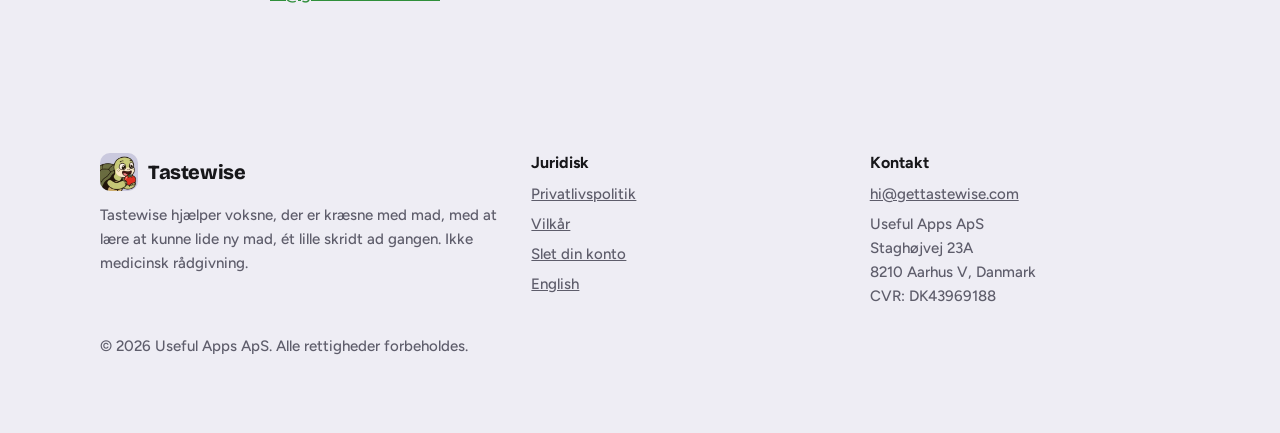
<file: da/privacy/index.html>
<!doctype html>
<html lang="da">
<head>
<meta charset="utf-8">
<meta name="viewport" content="width=device-width, initial-scale=1, viewport-fit=cover">
<title>Privatlivspolitik – Tastewise</title>
<meta name="description" content="Sådan indsamler, bruger og beskytter Tastewise (Useful Apps ApS) dine personoplysninger.">
<link rel="canonical" href="https://gettastewise.com/da/privacy/">
<link rel="alternate" hreflang="da" href="https://gettastewise.com/da/privacy/">
<link rel="alternate" hreflang="en" href="https://gettastewise.com/privacy/">
<link rel="alternate" hreflang="x-default" href="https://gettastewise.com/privacy/">
<meta name="theme-color" content="#EEEDF4" media="(prefers-color-scheme: light)">
<meta name="theme-color" content="#15151B" media="(prefers-color-scheme: dark)">
<meta property="og:type" content="website">
<meta property="og:site_name" content="Tastewise">
<meta property="og:locale" content="da_DK">
<meta property="og:locale:alternate" content="en_US">
<meta property="og:title" content="Privatlivspolitik – Tastewise">
<meta property="og:description" content="Sådan indsamler, bruger og beskytter Tastewise (Useful Apps ApS) dine personoplysninger.">
<meta property="og:url" content="https://gettastewise.com/da/privacy/">
<meta property="og:image" content="https://gettastewise.com/assets/img/og-da.jpg">
<meta property="og:image:width" content="1200">
<meta property="og:image:height" content="630">
<meta property="og:image:alt" content="Kræsen med mad? Lær at kunne lide mad, ét lille skridt ad gangen.">
<meta name="twitter:card" content="summary_large_image">
<meta name="twitter:title" content="Privatlivspolitik – Tastewise">
<meta name="twitter:description" content="Sådan indsamler, bruger og beskytter Tastewise (Useful Apps ApS) dine personoplysninger.">
<meta name="twitter:image" content="https://gettastewise.com/assets/img/og-da.jpg">
<link rel="icon" href="/favicon.ico" sizes="32x32">
<link rel="icon" href="/favicon.png" type="image/png" sizes="48x48">
<link rel="apple-touch-icon" href="/apple-touch-icon.png">
<link rel="manifest" href="/site.webmanifest">
<link rel="preconnect" href="https://fonts.googleapis.com">
<link rel="preconnect" href="https://fonts.gstatic.com" crossorigin>
<link rel="stylesheet" href="https://fonts.googleapis.com/css2?family=Bricolage+Grotesque:opsz,wght@12..96,700;12..96,800&family=Figtree:wght@500;600;700&display=swap">
<link rel="stylesheet" href="/assets/site.css?v=1">

</head>
<body>
<a class="skip" href="#main">Spring til indhold</a>
<header class="top"><div class="wrap">
<a class="brand" href="/da/"><img src="/assets/img/icon-256.webp" width="38" height="38" alt="">Tastewise</a>
<nav class="nav" aria-label="Hovedmenu">
<a class="hide-m" href="/da/#how">Sådan virker det</a>
<a class="hide-m" href="/da/#science">Forskning</a>
<a class="hide-m" href="/da/#faq">Spørgsmål</a>
<a class="lang" href="/privacy/" hreflang="en" lang="en">English</a>
</nav></div></header>
<main id="main" class="legal">
<h1>Privatlivspolitik</h1>

<p class="meta">Senest opdateret: 12. november 2026</p>
<p>Denne politik forklarer, hvordan appen Tastewise og hjemmesiden gettastewise.com behandler personoplysninger. Vi indsamler så lidt som muligt, vi sælger aldrig dine data, vi viser ingen reklamer, og vi sporer dig ikke på tværs af andre virksomheders apps eller hjemmesider.</p>
<h2>1. Dataansvarlig</h2>
<p>Dataansvarlig er Useful Apps ApS, Staghøjvej 23A, 8210 Aarhus V, Danmark. CVR: DK43969188. E-mail: <a href="mailto:hi@gettastewise.com">hi@gettastewise.com</a>.</p>
<h2>2. Hvad vi indsamler, og hvorfor</h2>
<div class="tbl"><table>
<tr><th>Oplysninger</th><th>Formål</th><th>Retsgrundlag (GDPR)</th></tr>
<tr><td><b>Kontooplysninger:</b> e-mailadresse eller det id og (hvis du vælger at dele den) den e-mail, du får fra Log ind med Apple eller Google</td><td>Oprette og sikre din konto, sende din 6-cifrede login-kode og gendanne dine data på en ny enhed</td><td>Aftale (art. 6, stk. 1, litra b)</td></tr>
<tr><td><b>Svar fra onboarding:</b> dine mål, den mad du synes er svær, hvad der gør det svært for dig at spise, spisetider, foretrukken tone, tema og sprog</td><td>Lave din personlige plan, arketype og påmindelser og tilpasse appen til dig</td><td>Aftale (art. 6, stk. 1, litra b). Du vælger selv, hvad du svarer, og du kan altid ændre eller slette dine svar</td></tr>
<tr><td><b>Smagsdata:</b> de madvarer du øver, gennemførte skridt, hvordan du havde det (fx rolig eller nervøs), noter, udfordringer, streaks og milepæle</td><td>Vise dine fremskridt, din smagsprofil og dine næste skridt</td><td>Aftale (art. 6, stk. 1, litra b)</td></tr>
<tr><td><b>Købsoplysninger:</b> abonnementsstatus, produkt, datoer for prøveperiode og fornyelse samt et anonymt bruger-id. Vi ser aldrig dine kortoplysninger</td><td>Give dig adgang til Tastewise Pro og gendanne køb</td><td>Aftale (art. 6, stk. 1, litra b)</td></tr>
<tr><td><b>Brugsstatistik:</b> pseudonyme hændelser som viste skærme og brugte funktioner, appversion, enhedstype, styresystem og sprog (ingen placering: opslag af placering ud fra IP-adresse er slået fra)</td><td>Forstå, hvad der virker, rette fejl og forbedre appen</td><td>Legitim interesse (art. 6, stk. 1, litra f). Dataene er pseudonyme og gemmes i EU. Du kan altid gøre indsigelse ved at skrive til os</td></tr>
<tr><td><b>Fejl- og nedbrudsrapporter:</b> fejlbeskeder og tekniske detaljer om, hvad der gik galt, appversion, enhedstype og styresystem, knyttet til dit pseudonyme bruger-id</td><td>Finde og rette fejl og holde appen stabil</td><td>Legitim interesse (art. 6, stk. 1, litra f)</td></tr>
<tr><td><b>Supportmails</b>, du sender til os</td><td>Besvare dine spørgsmål</td><td>Legitim interesse (art. 6, stk. 1, litra f)</td></tr>
</table></div>
<p>Påmindelser og Live Activities (missioner ved måltidet) oprettes på din enhed. Vi bruger ikke din placering, dine kontakter, billeder, mikrofon eller kamera.</p>
<h2>3. Leverandører</h2>
<p>Vi bruger nøje udvalgte leverandører (databehandlere), som kun behandler data efter vores instruks og under en databehandleraftale:</p>
<ul>
<li><b>Supabase</b> (database, login og hosting af din konto, onboarding- og smagsdata), hostet i EU (Frankfurt, Tyskland)</li>
<li><b>RevenueCat</b> (håndtering af abonnementer)</li>
<li><b>PostHog</b>, EU-cloud (produktstatistik og fejl- og nedbrudsrapporter)</li>
<li><b>Resend</b> (afsendelse af e-mails med login-kode)</li>
</ul>
<p>Når du logger ind med Apple eller Google eller køber et abonnement via App Store eller Google Play, behandler Apple og Google dine data efter deres egne privatlivspolitikker.</p>
<h2>4. Overførsel uden for EU/EØS</h2>
<p>Nogle leverandører har hjemsted i USA eller kan behandle data der. I så fald er overførslen dækket af EU-Kommissionens tilstrækkelighedsafgørelse for EU-US Data Privacy Framework eller af Kommissionens standardkontraktbestemmelser.</p>
<h2>5. Hvor længe vi gemmer data</h2>
<ul>
<li>Konto-, onboarding- og smagsdata: så længe du har en konto. Når du sletter din konto i appen, sletter vi dataene inden for 30 dage (backups overskrives inden for yderligere 30 dage).</li>
<li>Statistikdata og fejlrapporter: op til 24 måneder, hvorefter de slettes eller anonymiseres.</li>
<li>Købsoplysninger: så længe bogføringsloven kræver det.</li>
</ul>
<h2>6. Dine rettigheder</h2>
<p>Du har ret til indsigt, berigtigelse, sletning og dataportabilitet, til at begrænse eller gøre indsigelse mod behandlingen og til at trække dit samtykke tilbage når som helst (det påvirker ikke behandling, der er sket forinden). Du kan slette din konto direkte i appen under Profil → Slet konto eller skrive til <a href="mailto:hi@gettastewise.com">hi@gettastewise.com</a>. Se <a href="/da/delete-account/">sådan sletter du din konto</a>. Du kan også klage til Datatilsynet, <a href="https://www.datatilsynet.dk" rel="noopener">datatilsynet.dk</a>.</p>
<h2>7. Sikkerhed</h2>
<p>Data krypteres under overførsel (HTTPS/TLS), og adgangen er begrænset til dem, der har brug for den. Login sker med engangskoder eller Apple/Google, så vi gemmer aldrig en adgangskode for dig.</p>
<h2>8. Alder</h2>
<p>Tastewise er lavet til voksne og er ikke beregnet til personer under 18 år. Vi indsamler ikke bevidst data om børn.</p>
<h2>9. Hjemmesiden</h2>
<p>gettastewise.com er en statisk hjemmeside, der hostes af GitHub Pages. Den bruger ikke cookies, statistik eller reklamer. GitHub kan logge tekniske data som IP-adresser af sikkerhedshensyn.</p>
<h2>10. Ændringer</h2>
<p>Hvis vi ændrer politikken væsentligt, fortæller vi det i appen, før ændringen træder i kraft. Datoen øverst viser altid den nyeste version.</p>
<h2>11. Kontakt</h2>
<p>Useful Apps ApS, Staghøjvej 23A, 8210 Aarhus V, Danmark. CVR: DK43969188. E-mail: <a href="mailto:hi@gettastewise.com">hi@gettastewise.com</a></p>
</main>
<footer><div class="wrap">
<div><a class="brand" href="/da/"><img src="/assets/img/icon-256.webp" width="38" height="38" alt="" loading="lazy">Tastewise</a>
<p style="margin-top:12px">Tastewise hjælper voksne, der er kræsne med mad, med at lære at kunne lide ny mad, ét lille skridt ad gangen. Ikke medicinsk rådgivning.</p></div>
<div><h4>Juridisk</h4><ul>
<li><a href="/da/privacy/">Privatlivspolitik</a></li>
<li><a href="/da/terms/">Vilkår</a></li>
<li><a href="/da/delete-account/">Slet din konto</a></li>
<li><a href="/" hreflang="en">English</a></li></ul></div>
<div><h4>Kontakt</h4><ul>
<li><a href="mailto:hi@gettastewise.com">hi@gettastewise.com</a></li>
<li>Useful Apps ApS<br>Staghøjvej 23A<br>8210 Aarhus V, Danmark<br>CVR: DK43969188</li></ul></div>
</div><div class="wrap"><p style="margin-top:20px">© 2026 Useful Apps ApS. Alle rettigheder forbeholdes.</p></div></footer>
</body></html>
</file>
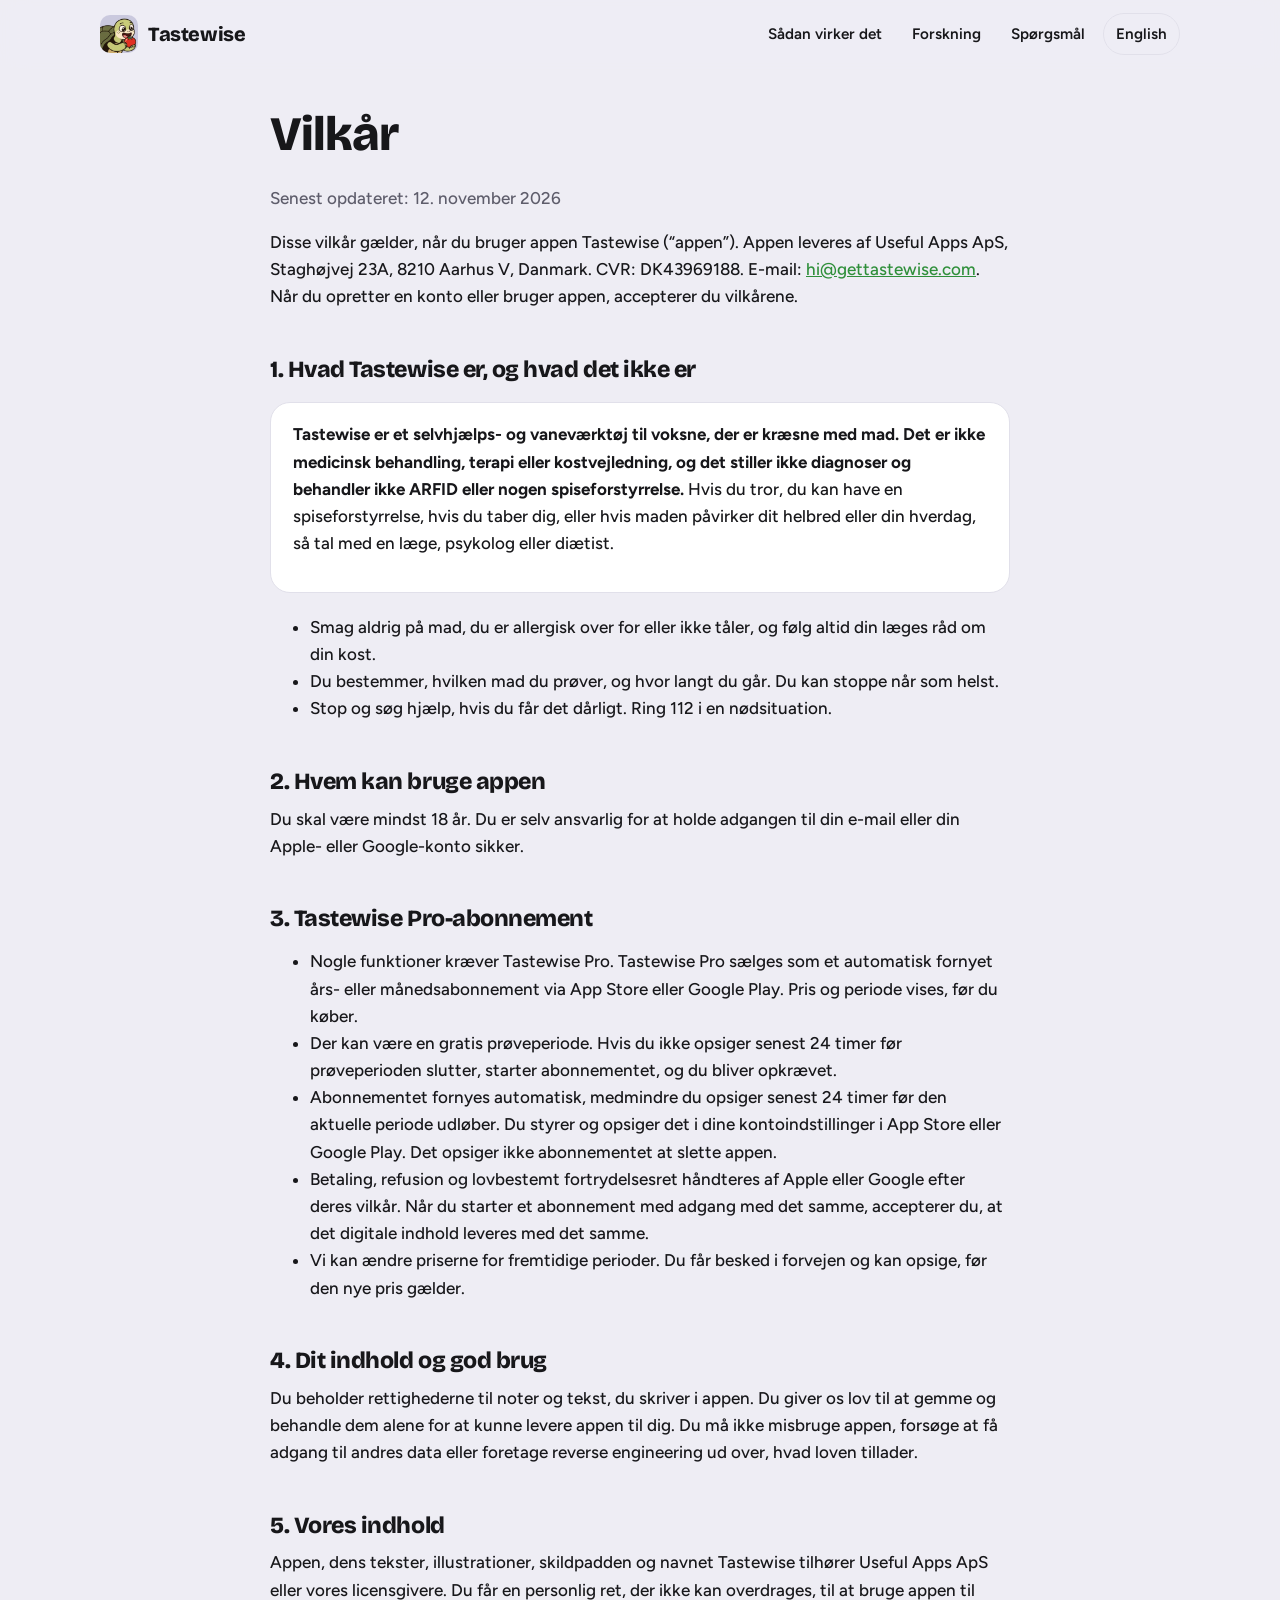
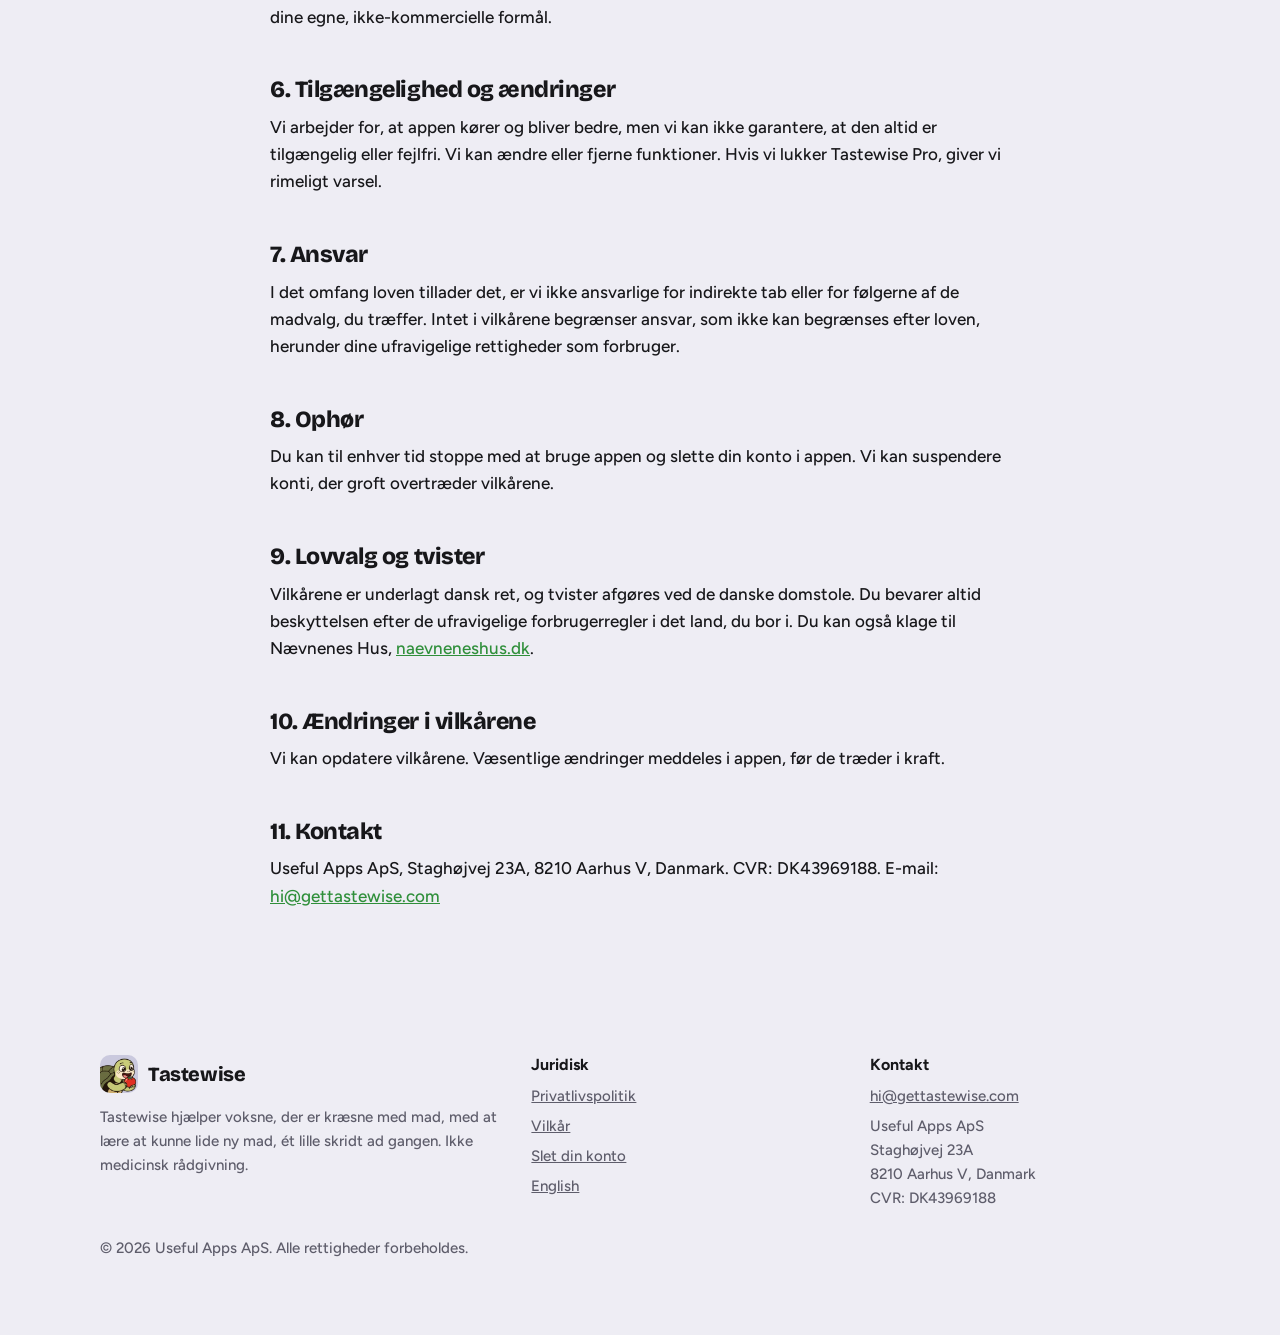
<file: da/terms/index.html>
<!doctype html>
<html lang="da">
<head>
<meta charset="utf-8">
<meta name="viewport" content="width=device-width, initial-scale=1, viewport-fit=cover">
<title>Vilkår – Tastewise</title>
<meta name="description" content="De vilkår, der gælder, når du bruger appen Tastewise og abonnerer på Tastewise Pro.">
<link rel="canonical" href="https://gettastewise.com/da/terms/">
<link rel="alternate" hreflang="da" href="https://gettastewise.com/da/terms/">
<link rel="alternate" hreflang="en" href="https://gettastewise.com/terms/">
<link rel="alternate" hreflang="x-default" href="https://gettastewise.com/terms/">
<meta name="theme-color" content="#EEEDF4" media="(prefers-color-scheme: light)">
<meta name="theme-color" content="#15151B" media="(prefers-color-scheme: dark)">
<meta property="og:type" content="website">
<meta property="og:site_name" content="Tastewise">
<meta property="og:locale" content="da_DK">
<meta property="og:locale:alternate" content="en_US">
<meta property="og:title" content="Vilkår – Tastewise">
<meta property="og:description" content="De vilkår, der gælder, når du bruger appen Tastewise og abonnerer på Tastewise Pro.">
<meta property="og:url" content="https://gettastewise.com/da/terms/">
<meta property="og:image" content="https://gettastewise.com/assets/img/og-da.jpg">
<meta property="og:image:width" content="1200">
<meta property="og:image:height" content="630">
<meta property="og:image:alt" content="Kræsen med mad? Lær at kunne lide mad, ét lille skridt ad gangen.">
<meta name="twitter:card" content="summary_large_image">
<meta name="twitter:title" content="Vilkår – Tastewise">
<meta name="twitter:description" content="De vilkår, der gælder, når du bruger appen Tastewise og abonnerer på Tastewise Pro.">
<meta name="twitter:image" content="https://gettastewise.com/assets/img/og-da.jpg">
<link rel="icon" href="/favicon.ico" sizes="32x32">
<link rel="icon" href="/favicon.png" type="image/png" sizes="48x48">
<link rel="apple-touch-icon" href="/apple-touch-icon.png">
<link rel="manifest" href="/site.webmanifest">
<link rel="preconnect" href="https://fonts.googleapis.com">
<link rel="preconnect" href="https://fonts.gstatic.com" crossorigin>
<link rel="stylesheet" href="https://fonts.googleapis.com/css2?family=Bricolage+Grotesque:opsz,wght@12..96,700;12..96,800&family=Figtree:wght@500;600;700&display=swap">
<link rel="stylesheet" href="/assets/site.css?v=1">

</head>
<body>
<a class="skip" href="#main">Spring til indhold</a>
<header class="top"><div class="wrap">
<a class="brand" href="/da/"><img src="/assets/img/icon-256.webp" width="38" height="38" alt="">Tastewise</a>
<nav class="nav" aria-label="Hovedmenu">
<a class="hide-m" href="/da/#how">Sådan virker det</a>
<a class="hide-m" href="/da/#science">Forskning</a>
<a class="hide-m" href="/da/#faq">Spørgsmål</a>
<a class="lang" href="/terms/" hreflang="en" lang="en">English</a>
</nav></div></header>
<main id="main" class="legal">
<h1>Vilkår</h1>

<p class="meta">Senest opdateret: 12. november 2026</p>
<p>Disse vilkår gælder, når du bruger appen Tastewise (“appen”). Appen leveres af Useful Apps ApS, Staghøjvej 23A, 8210 Aarhus V, Danmark. CVR: DK43969188. E-mail: <a href="mailto:hi@gettastewise.com">hi@gettastewise.com</a>. Når du opretter en konto eller bruger appen, accepterer du vilkårene.</p>
<h2>1. Hvad Tastewise er, og hvad det ikke er</h2>
<div class="box"><p><b>Tastewise er et selvhjælps- og vaneværktøj til voksne, der er kræsne med mad. Det er ikke medicinsk behandling, terapi eller kostvejledning, og det stiller ikke diagnoser og behandler ikke ARFID eller nogen spiseforstyrrelse.</b> Hvis du tror, du kan have en spiseforstyrrelse, hvis du taber dig, eller hvis maden påvirker dit helbred eller din hverdag, så tal med en læge, psykolog eller diætist.</p></div>
<ul>
<li>Smag aldrig på mad, du er allergisk over for eller ikke tåler, og følg altid din læges råd om din kost.</li>
<li>Du bestemmer, hvilken mad du prøver, og hvor langt du går. Du kan stoppe når som helst.</li>
<li>Stop og søg hjælp, hvis du får det dårligt. Ring 112 i en nødsituation.</li>
</ul>
<h2>2. Hvem kan bruge appen</h2>
<p>Du skal være mindst 18 år. Du er selv ansvarlig for at holde adgangen til din e-mail eller din Apple- eller Google-konto sikker.</p>
<h2>3. Tastewise Pro-abonnement</h2>
<ul>
<li>Nogle funktioner kræver Tastewise Pro. Tastewise Pro sælges som et automatisk fornyet års- eller månedsabonnement via App Store eller Google Play. Pris og periode vises, før du køber.</li>
<li>Der kan være en gratis prøveperiode. Hvis du ikke opsiger senest 24 timer før prøveperioden slutter, starter abonnementet, og du bliver opkrævet.</li>
<li>Abonnementet fornyes automatisk, medmindre du opsiger senest 24 timer før den aktuelle periode udløber. Du styrer og opsiger det i dine kontoindstillinger i App Store eller Google Play. Det opsiger ikke abonnementet at slette appen.</li>
<li>Betaling, refusion og lovbestemt fortrydelsesret håndteres af Apple eller Google efter deres vilkår. Når du starter et abonnement med adgang med det samme, accepterer du, at det digitale indhold leveres med det samme.</li>
<li>Vi kan ændre priserne for fremtidige perioder. Du får besked i forvejen og kan opsige, før den nye pris gælder.</li>
</ul>
<h2>4. Dit indhold og god brug</h2>
<p>Du beholder rettighederne til noter og tekst, du skriver i appen. Du giver os lov til at gemme og behandle dem alene for at kunne levere appen til dig. Du må ikke misbruge appen, forsøge at få adgang til andres data eller foretage reverse engineering ud over, hvad loven tillader.</p>
<h2>5. Vores indhold</h2>
<p>Appen, dens tekster, illustrationer, skildpadden og navnet Tastewise tilhører Useful Apps ApS eller vores licensgivere. Du får en personlig ret, der ikke kan overdrages, til at bruge appen til dine egne, ikke-kommercielle formål.</p>
<h2>6. Tilgængelighed og ændringer</h2>
<p>Vi arbejder for, at appen kører og bliver bedre, men vi kan ikke garantere, at den altid er tilgængelig eller fejlfri. Vi kan ændre eller fjerne funktioner. Hvis vi lukker Tastewise Pro, giver vi rimeligt varsel.</p>
<h2>7. Ansvar</h2>
<p>I det omfang loven tillader det, er vi ikke ansvarlige for indirekte tab eller for følgerne af de madvalg, du træffer. Intet i vilkårene begrænser ansvar, som ikke kan begrænses efter loven, herunder dine ufravigelige rettigheder som forbruger.</p>
<h2>8. Ophør</h2>
<p>Du kan til enhver tid stoppe med at bruge appen og slette din konto i appen. Vi kan suspendere konti, der groft overtræder vilkårene.</p>
<h2>9. Lovvalg og tvister</h2>
<p>Vilkårene er underlagt dansk ret, og tvister afgøres ved de danske domstole. Du bevarer altid beskyttelsen efter de ufravigelige forbrugerregler i det land, du bor i. Du kan også klage til Nævnenes Hus, <a href="https://naevneneshus.dk" rel="noopener">naevneneshus.dk</a>.</p>
<h2>10. Ændringer i vilkårene</h2>
<p>Vi kan opdatere vilkårene. Væsentlige ændringer meddeles i appen, før de træder i kraft.</p>
<h2>11. Kontakt</h2>
<p>Useful Apps ApS, Staghøjvej 23A, 8210 Aarhus V, Danmark. CVR: DK43969188. E-mail: <a href="mailto:hi@gettastewise.com">hi@gettastewise.com</a></p>
</main>
<footer><div class="wrap">
<div><a class="brand" href="/da/"><img src="/assets/img/icon-256.webp" width="38" height="38" alt="" loading="lazy">Tastewise</a>
<p style="margin-top:12px">Tastewise hjælper voksne, der er kræsne med mad, med at lære at kunne lide ny mad, ét lille skridt ad gangen. Ikke medicinsk rådgivning.</p></div>
<div><h4>Juridisk</h4><ul>
<li><a href="/da/privacy/">Privatlivspolitik</a></li>
<li><a href="/da/terms/">Vilkår</a></li>
<li><a href="/da/delete-account/">Slet din konto</a></li>
<li><a href="/" hreflang="en">English</a></li></ul></div>
<div><h4>Kontakt</h4><ul>
<li><a href="mailto:hi@gettastewise.com">hi@gettastewise.com</a></li>
<li>Useful Apps ApS<br>Staghøjvej 23A<br>8210 Aarhus V, Danmark<br>CVR: DK43969188</li></ul></div>
</div><div class="wrap"><p style="margin-top:20px">© 2026 Useful Apps ApS. Alle rettigheder forbeholdes.</p></div></footer>
</body></html>
</file>
<file: assets/site.css>
:root{
  --page:#E7E6EF;--bg:#EEEDF4;--card:#FFFFFF;--ink:#17171A;--mute:#5E5D6B;--soft:#8D8C99;--line:#E1E0EA;
  --green:#53B05B;--greenInk:#2F8F3A;--selBg:#E8F6E9;--cta:#17171A;--ctaText:#FFFFFF;--chip:#E4E3EC;
  --sun1:#FFF4D2;--sun2:#FBE29B;--peri1:#D6DAF8;--sky1:#BFE6EE;--gold:#FFC94D;--orange:#F28C38;--blue:#5B8DEF;
  --r-card:28px;--r-sm:20px;--r-chip:12px;
  --display:"Bricolage Grotesque",ui-sans-serif,system-ui,-apple-system,"Segoe UI",sans-serif;
  --body:"Figtree",ui-sans-serif,system-ui,-apple-system,"Segoe UI",sans-serif;
  color-scheme:light;
}
@media (prefers-color-scheme:dark){:root:not([data-theme="light"]){
  --page:#0B0B0F;--bg:#15151B;--card:#22222B;--ink:#F4F4F8;--mute:#A8A7B5;--soft:#9B9AA8;--line:#33333F;
  --green:#5BC364;--greenInk:#7DDB86;--selBg:rgba(83,176,91,.18);--cta:#F4F4F8;--ctaText:#15151B;--chip:#2C2C37;
  --sun1:#2B2614;--sun2:#3F3519;--peri1:#262A52;--sky1:#1E3550;color-scheme:dark;}}
:root[data-theme="dark"]{
  --page:#0B0B0F;--bg:#15151B;--card:#22222B;--ink:#F4F4F8;--mute:#A8A7B5;--soft:#9B9AA8;--line:#33333F;
  --green:#5BC364;--greenInk:#7DDB86;--selBg:rgba(83,176,91,.18);--cta:#F4F4F8;--ctaText:#15151B;--chip:#2C2C37;
  --sun1:#2B2614;--sun2:#3F3519;--peri1:#262A52;--sky1:#1E3550;color-scheme:dark;}
*{box-sizing:border-box}
html{-webkit-text-size-adjust:100%;scroll-behavior:smooth}
@media (prefers-reduced-motion:reduce){html{scroll-behavior:auto}*{animation:none!important;transition:none!important}}
body{margin:0;background:var(--bg);color:var(--ink);font:500 17px/1.6 var(--body);-webkit-font-smoothing:antialiased;overflow-x:hidden}
img{max-width:100%;height:auto;display:block}
a{color:var(--greenInk)}
h1,h2,h3{font-family:var(--display);line-height:1.08;letter-spacing:-.02em;margin:0 0 .5em}
h1{font-size:clamp(2.4rem,6vw,4.4rem);font-weight:800}
h2{font-size:clamp(1.9rem,4.2vw,3rem);font-weight:800}
h3{font-size:1.3rem;font-weight:700;letter-spacing:-.01em}
p{margin:0 0 1em}
.wrap{max-width:1120px;margin:0 auto;padding:0 20px}
.skip{position:absolute;left:-999px}.skip:focus{left:16px;top:16px;z-index:9;background:var(--card);padding:8px 12px;border-radius:8px}

/* header */
.top{position:sticky;top:0;z-index:5;background:color-mix(in srgb,var(--bg) 82%,transparent);backdrop-filter:saturate(1.4) blur(14px);-webkit-backdrop-filter:saturate(1.4) blur(14px);border-bottom:1px solid transparent}
.top .wrap{display:flex;align-items:center;justify-content:space-between;height:68px;gap:12px}
.brand{display:flex;align-items:center;gap:10px;text-decoration:none;color:var(--ink);font:800 1.25rem var(--display);letter-spacing:-.02em}
.brand img{width:38px;height:38px;border-radius:10px}
.nav{display:flex;align-items:center;gap:6px}
.nav a{color:var(--ink);text-decoration:none;font-weight:600;font-size:.95rem;padding:8px 12px;border-radius:999px}
.nav a:hover{background:var(--chip)}
.nav .lang{border:1px solid var(--line)}
@media (max-width:720px){.nav .hide-m{display:none}}

/* buttons */
.btn{display:inline-flex;align-items:center;gap:10px;background:var(--cta);color:var(--ctaText);text-decoration:none;font:700 1.02rem var(--body);padding:16px 26px;border-radius:999px;transition:transform .15s ease}
.btn:hover{transform:translateY(-1px)}
.btn svg{width:18px;height:18px}
.badges{display:flex;flex-wrap:wrap;gap:12px;margin:26px 0 14px}
.badge{display:inline-flex;align-items:center;gap:10px;background:#000;color:#fff;text-decoration:none;border-radius:14px;padding:9px 18px 9px 14px;min-width:168px;border:1px solid #3a3a3a;transition:transform .15s ease}
.badge:hover{transform:translateY(-1px)}
.badge svg{width:26px;height:26px;flex:none}
.badge small{display:block;font:500 .68rem/1.1 var(--body);opacity:.85;letter-spacing:.02em}
.badge b{display:block;font:700 1.12rem/1.15 var(--body);letter-spacing:-.01em}
.note{font-size:.9rem;color:var(--mute)}

/* hero */
.hero{position:relative;overflow:hidden;padding:56px 0 40px}
.hero::before{content:"";position:absolute;right:-180px;top:-200px;width:720px;height:720px;border-radius:50%;background:radial-gradient(circle,var(--sun2) 0%,var(--sun1) 55%,transparent 72%);opacity:.9;z-index:0}
.hero .wrap{position:relative;z-index:1;display:grid;grid-template-columns:1.15fr .85fr;align-items:center;gap:32px}
.eyebrow{display:inline-flex;align-items:center;gap:8px;background:var(--card);border:1px solid var(--line);padding:6px 14px;border-radius:999px;font-weight:700;font-size:.88rem;color:var(--greenInk);margin-bottom:18px}
.eyebrow i{width:8px;height:8px;border-radius:50%;background:var(--green)}
.lead{font-size:1.22rem;color:var(--mute);max-width:36em}
.hero h1 em{font-style:normal;color:var(--green)}
.hero-art{position:relative;justify-self:center}
.hero-art img{width:min(420px,80vw);filter:drop-shadow(0 22px 30px rgba(0,0,0,.12));animation:bob 5s ease-in-out infinite}
@keyframes bob{50%{transform:translateY(-8px)}}
.bubble{position:absolute;z-index:2;left:-10px;top:24px;background:var(--card);border-radius:20px 20px 20px 6px;padding:12px 16px;font-weight:700;box-shadow:0 10px 30px rgba(0,0,0,.08);max-width:220px;font-size:.98rem}
@media (max-width:860px){.hero{padding-top:28px}.hero .wrap{grid-template-columns:1fr}.hero-art img{width:min(250px,62vw)}.bubble{left:-44px;top:30px;max-width:160px;font-size:.9rem}}

/* sections */
section{padding:72px 0}
.center{text-align:center}
.center .lead{margin:0 auto 1em}
.kicker{font:700 .9rem var(--body);color:var(--greenInk);letter-spacing:.06em;text-transform:uppercase;margin-bottom:10px}
.card{background:var(--card);border-radius:var(--r-card);padding:28px;border:1px solid var(--line)}
.grid{display:grid;gap:18px}
.g2{grid-template-columns:repeat(2,1fr)}.g3{grid-template-columns:repeat(3,1fr)}.g4{grid-template-columns:repeat(4,1fr)}
@media (max-width:900px){.g3,.g4{grid-template-columns:repeat(2,1fr)}}
@media (max-width:600px){.g2,.g3{grid-template-columns:1fr}.g4{grid-template-columns:1fr 1fr;gap:12px}.g4 .card{padding:18px}.g4 h3{font-size:1.1rem}.g4 p{font-size:.92rem}section{padding:52px 0}}

/* recognise */
.feel{display:flex;flex-wrap:wrap;gap:10px;justify-content:center;margin:26px auto 0;max-width:860px}
.feel span{background:var(--card);border:1px solid var(--line);border-radius:999px;padding:10px 18px;font-weight:600}

/* steps */
.steps{counter-reset:s}
.step{position:relative;display:flex;flex-direction:column;gap:6px}
.step .ico{width:52px;height:52px;border-radius:16px;display:grid;place-items:center;margin-bottom:8px}
.step .ico svg{width:26px;height:26px}
.c-look{background:#E4EAFB;color:#3D6FD8}.c-smell{background:#F1E6FA;color:#8B4FC2}.c-touch{background:#FFF0DD;color:#D9761F}.c-taste{background:#E8F6E9;color:#2F8F3A}
:root[data-theme="dark"] .step .ico{filter:saturate(1.1) brightness(.9)}
.step p{color:var(--mute);margin:0}

/* showcase */
.show{display:grid;grid-template-columns:repeat(4,1fr);gap:22px;margin-top:36px}
.phone{background:#0d0d10;border-radius:34px;padding:8px;box-shadow:0 24px 50px rgba(20,20,40,.16)}
.phone img{border-radius:27px;aspect-ratio:416/900;width:100%}
figure{margin:0}
figcaption{font-weight:700;margin-top:14px;text-align:center}
figcaption span{display:block;font-weight:500;color:var(--mute);font-size:.94rem}
@media (max-width:900px){.show{grid-template-columns:repeat(2,1fr)}}
@media (max-width:480px){.show{gap:14px}.phone{border-radius:26px;padding:6px}.phone img{border-radius:21px}}

/* features */
.feat{display:flex;gap:16px;align-items:flex-start}
.feat .ico{flex:none;width:46px;height:46px;border-radius:14px;display:grid;place-items:center}
.feat .ico svg{width:24px;height:24px}
.feat h3{margin-bottom:4px;font-size:1.15rem}
.feat p{margin:0;color:var(--mute);font-size:.98rem}
.i1{background:#E8F6E9;color:#2F8F3A}.i2{background:#E4EAFB;color:#3D6FD8}.i3{background:#FFF0DD;color:#D9761F}.i4{background:#FDE7EC;color:#D2486A}.i5{background:#F1E6FA;color:#8B4FC2}.i6{background:#FFF6D6;color:#B58600}

/* split */
.split{display:grid;grid-template-columns:.9fr 1.1fr;gap:40px;align-items:center}
.split.rev{grid-template-columns:1.1fr .9fr}
.split img.turtle{width:min(340px,70vw);margin:0 auto}
@media (max-width:860px){.split,.split.rev{grid-template-columns:1fr}.split.rev .art{order:-1}}
.quote{font:700 1.25rem/1.45 var(--display);letter-spacing:-.01em;background:var(--card);border-radius:var(--r-card);padding:26px 28px;border:1px solid var(--line);position:relative}
.quote small{display:block;font:500 .92rem var(--body);color:var(--mute);margin-top:10px}

/* proof */
.proof{background:var(--card);border-top:1px solid var(--line);border-bottom:1px solid var(--line)}
.fact{background:var(--bg);border-radius:var(--r-sm);padding:24px;display:flex;flex-direction:column}
.fact b{font:800 2.3rem/1 var(--display);color:var(--green);letter-spacing:-.03em;margin-bottom:10px}
.fact p{margin:0 0 12px}
.fact cite{margin-top:auto;font-style:normal;font-size:.84rem;color:var(--mute);line-height:1.45}
.fact cite a{color:var(--mute)}
.honest{margin-top:28px;display:flex;gap:16px;align-items:center;background:var(--selBg);border-radius:var(--r-sm);padding:18px 22px;border:1px solid color-mix(in srgb,var(--green) 35%,transparent)}
.honest img{width:64px;flex:none}
.honest p{margin:0}

/* faq */
.faq{max-width:820px;margin:30px auto 0}
.faq details{background:var(--card);border:1px solid var(--line);border-radius:var(--r-sm);margin-bottom:12px;padding:0 22px}
.faq summary{cursor:pointer;list-style:none;font:700 1.08rem var(--body);padding:20px 30px 20px 0;position:relative}
.faq summary::-webkit-details-marker{display:none}
.faq summary::after{content:"";position:absolute;right:4px;top:50%;width:10px;height:10px;border-right:2.5px solid var(--ink);border-bottom:2.5px solid var(--ink);transform:translateY(-70%) rotate(45deg);transition:transform .2s}
.faq details[open] summary::after{transform:translateY(-30%) rotate(-135deg)}
.faq details p{color:var(--mute);margin:0 0 20px}

/* cta */
.final{position:relative;overflow:hidden;background:var(--card);border-radius:36px;padding:56px 32px;text-align:center;border:1px solid var(--line)}
.final::before{content:"";position:absolute;inset:auto -120px -260px auto;width:560px;height:560px;border-radius:50%;background:radial-gradient(circle,var(--sun2),var(--sun1) 55%,transparent 72%);opacity:.8}
.final>*{position:relative}
.final img{width:180px;margin:0 auto 12px}
.final .badges{justify-content:center}

/* footer */
footer{padding:48px 0 60px;color:var(--mute);font-size:.94rem}
footer .wrap{display:grid;grid-template-columns:1.3fr 1fr 1fr;gap:28px}
footer a{color:var(--mute)}
footer h4{font:700 1rem var(--body);color:var(--ink);margin:0 0 10px}
footer ul{list-style:none;margin:0;padding:0}footer li{margin:0 0 6px}
@media (max-width:720px){footer .wrap{grid-template-columns:1fr}}

/* legal */
.legal{max-width:780px;margin:0 auto;padding:40px 20px 80px}
.legal h1{font-size:clamp(2rem,5vw,3rem)}
.legal h2{font-size:1.45rem;margin-top:2em}
.legal h3{font-size:1.1rem;margin-top:1.4em}
.legal p,.legal li{color:var(--ink)}
.legal .meta{color:var(--mute)}
.legal table{width:100%;border-collapse:collapse;margin:1em 0 1.5em;font-size:.95rem;background:var(--card);border-radius:14px;overflow:hidden}
.legal th,.legal td{text-align:left;padding:10px 12px;border-bottom:1px solid var(--line);vertical-align:top}
.legal th{font-weight:700}
.legal .tbl{overflow-x:auto}
.legal .box{background:var(--card);border:1px solid var(--line);border-radius:var(--r-sm);padding:18px 22px;margin:1.2em 0}
</file>
